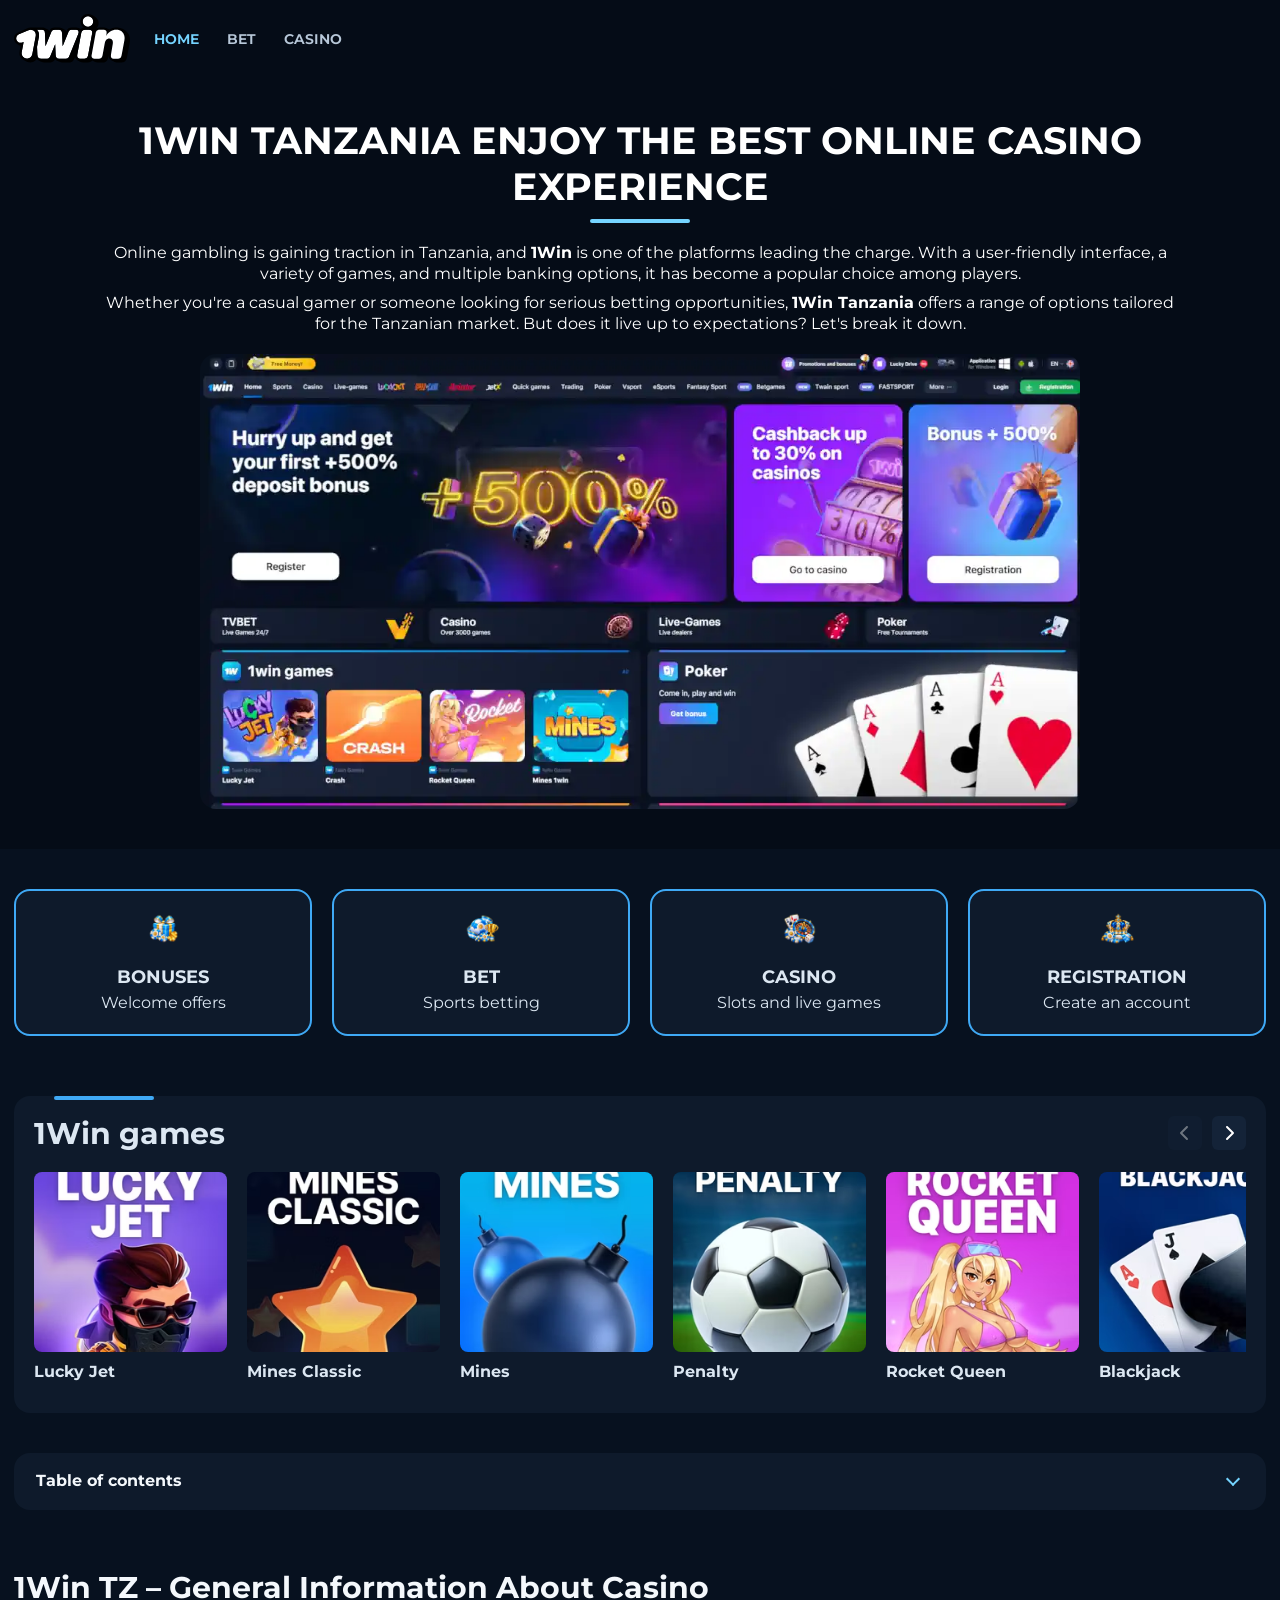
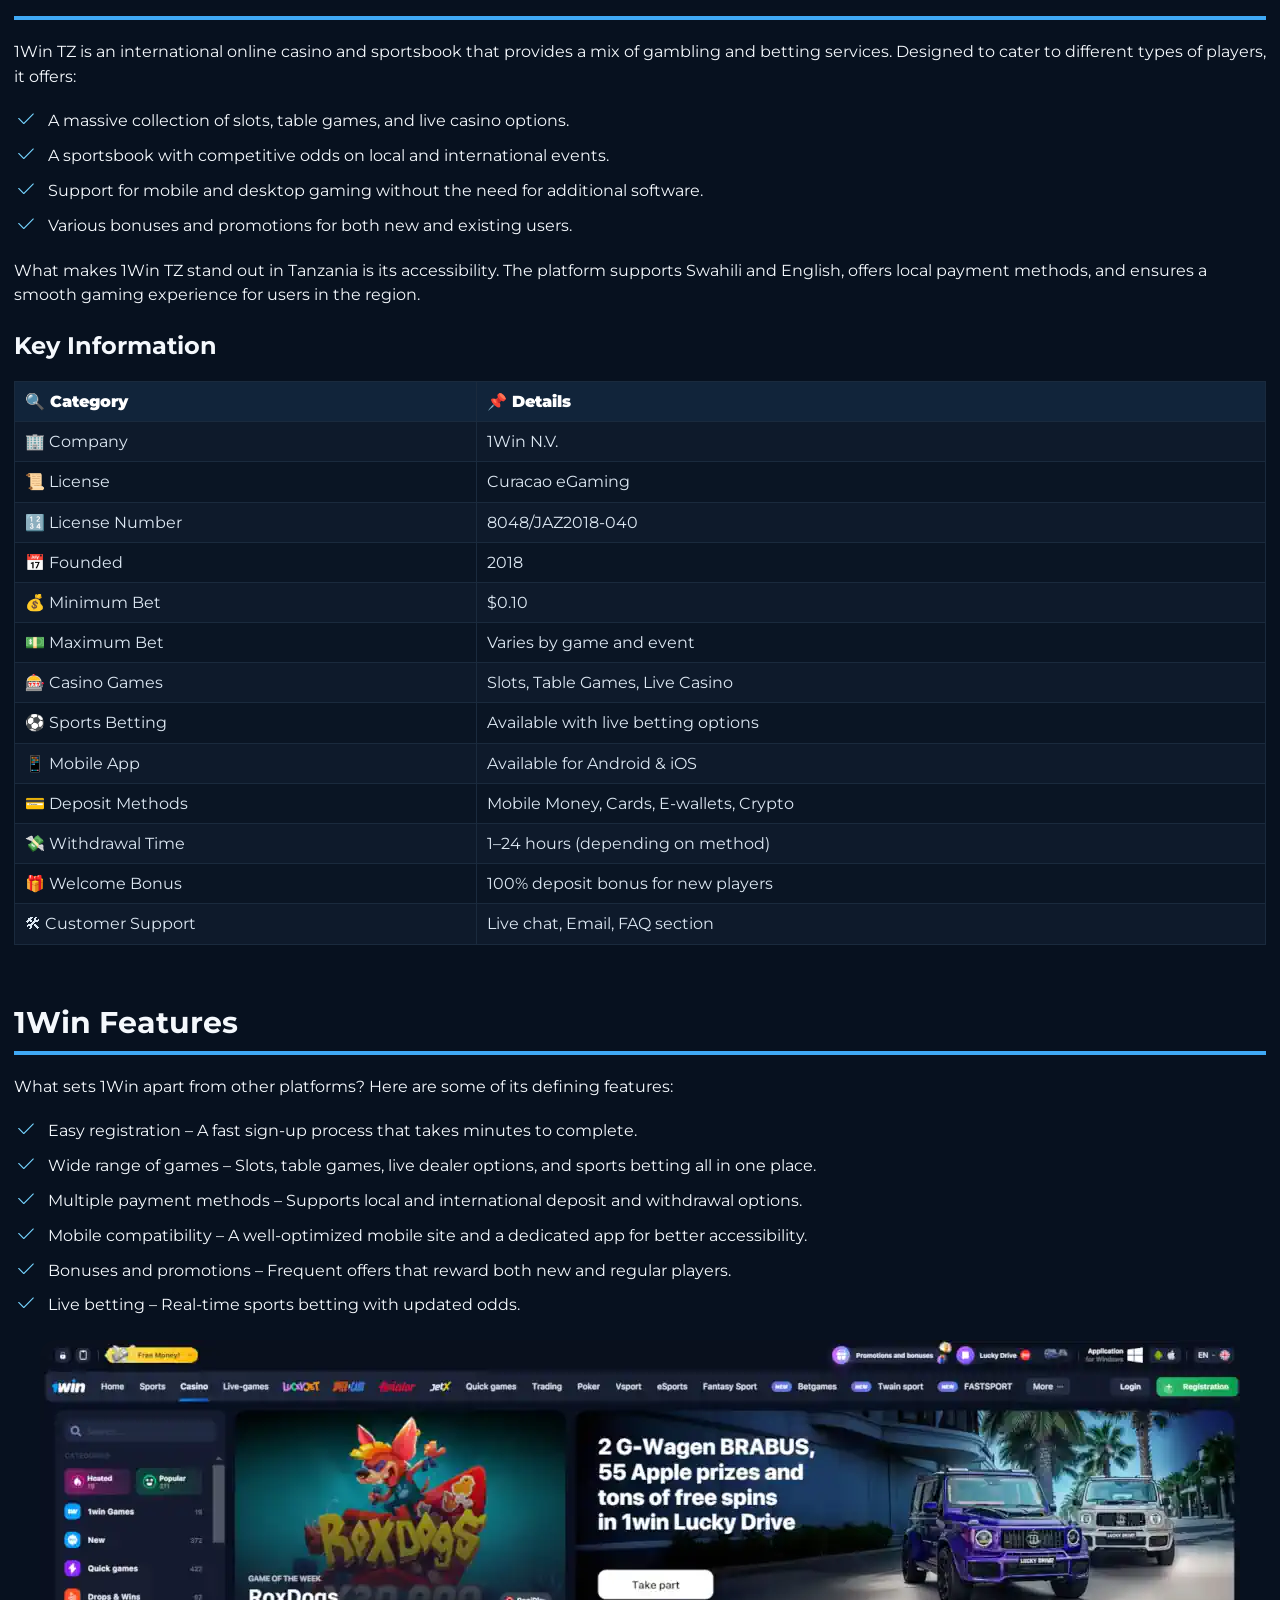
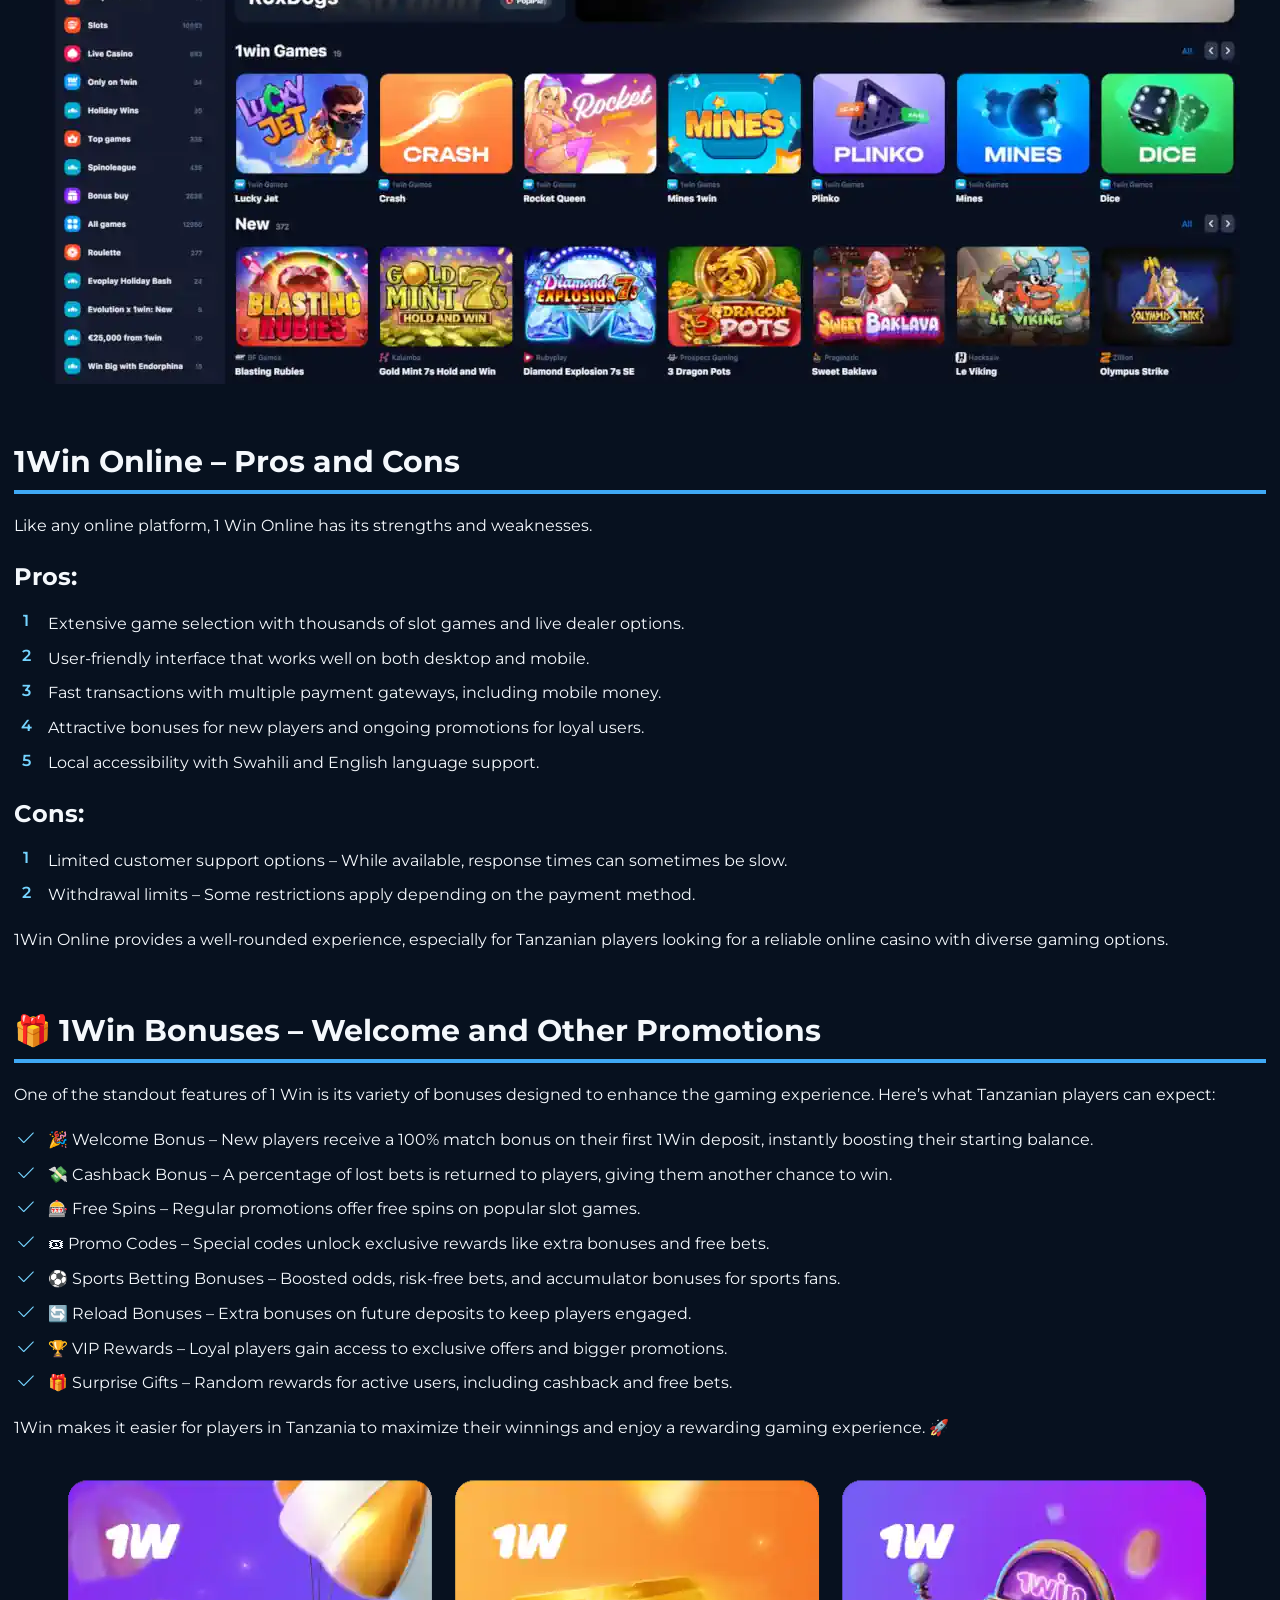
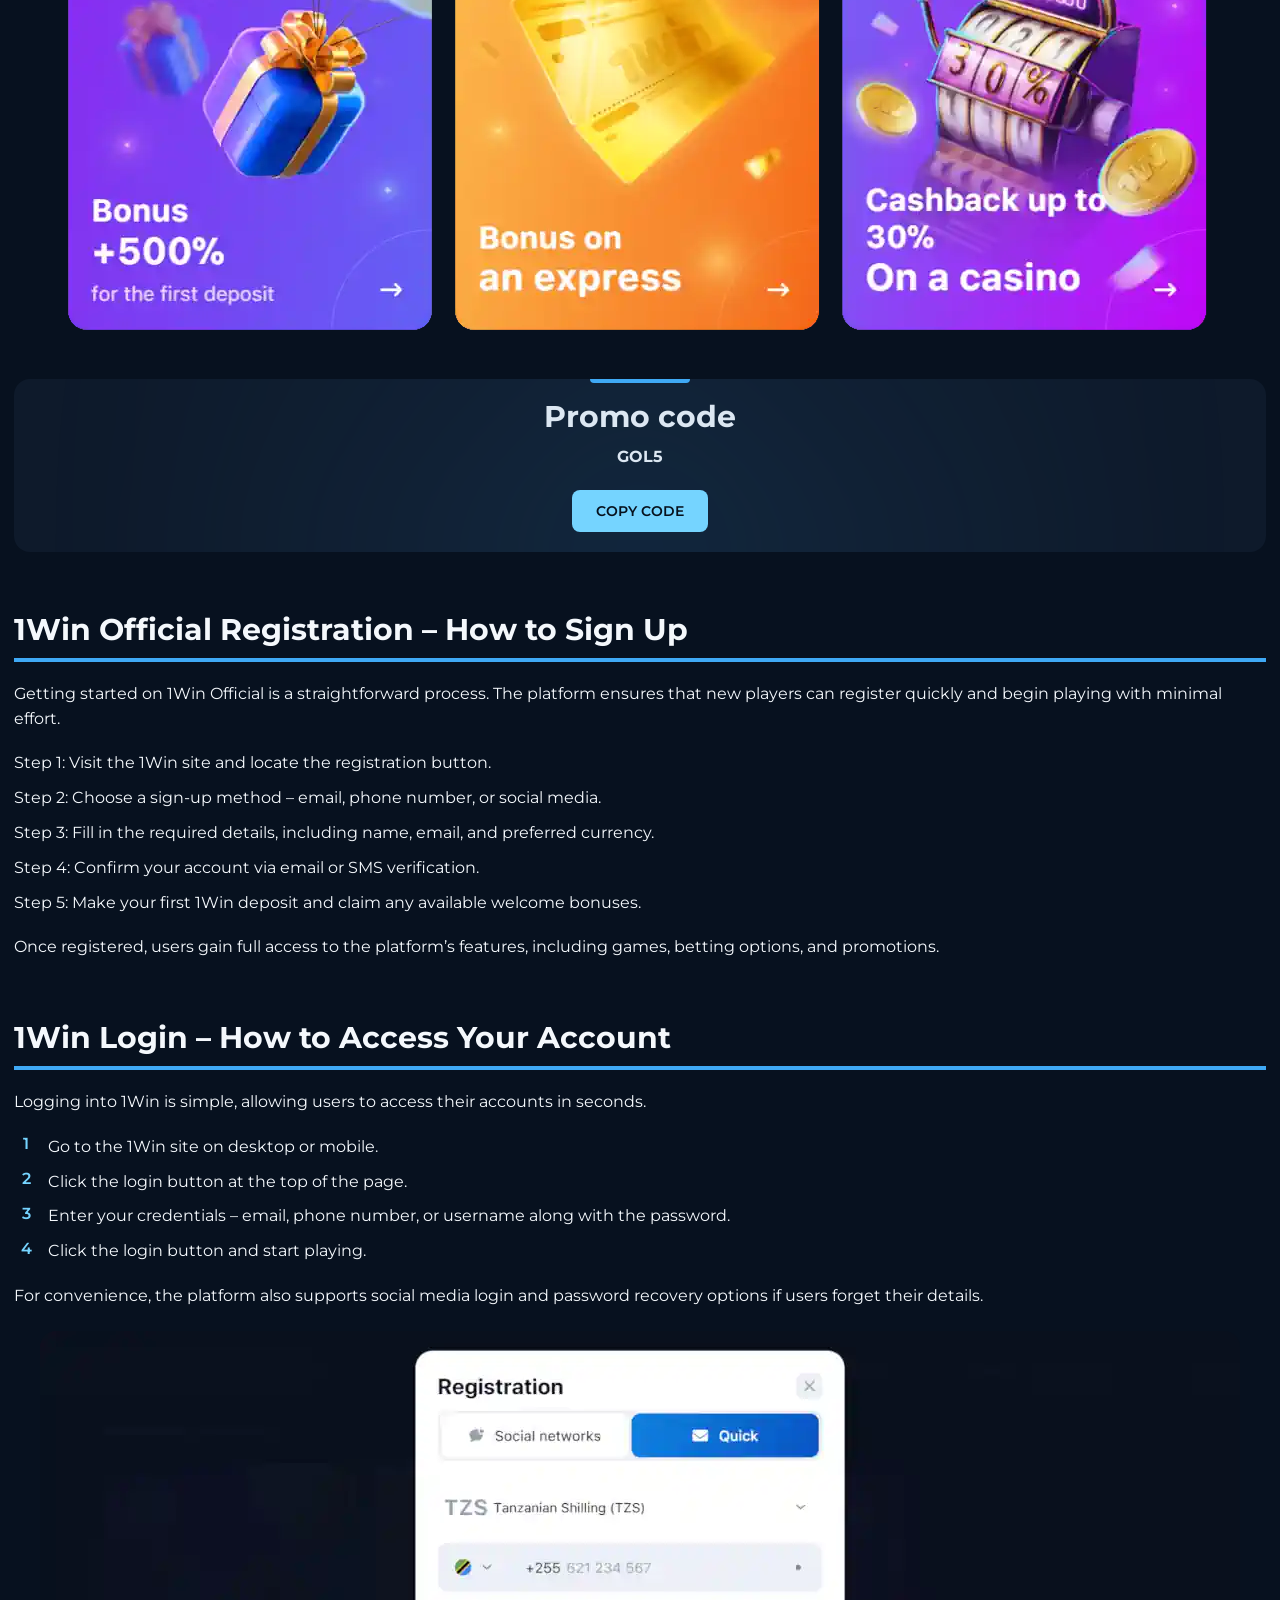
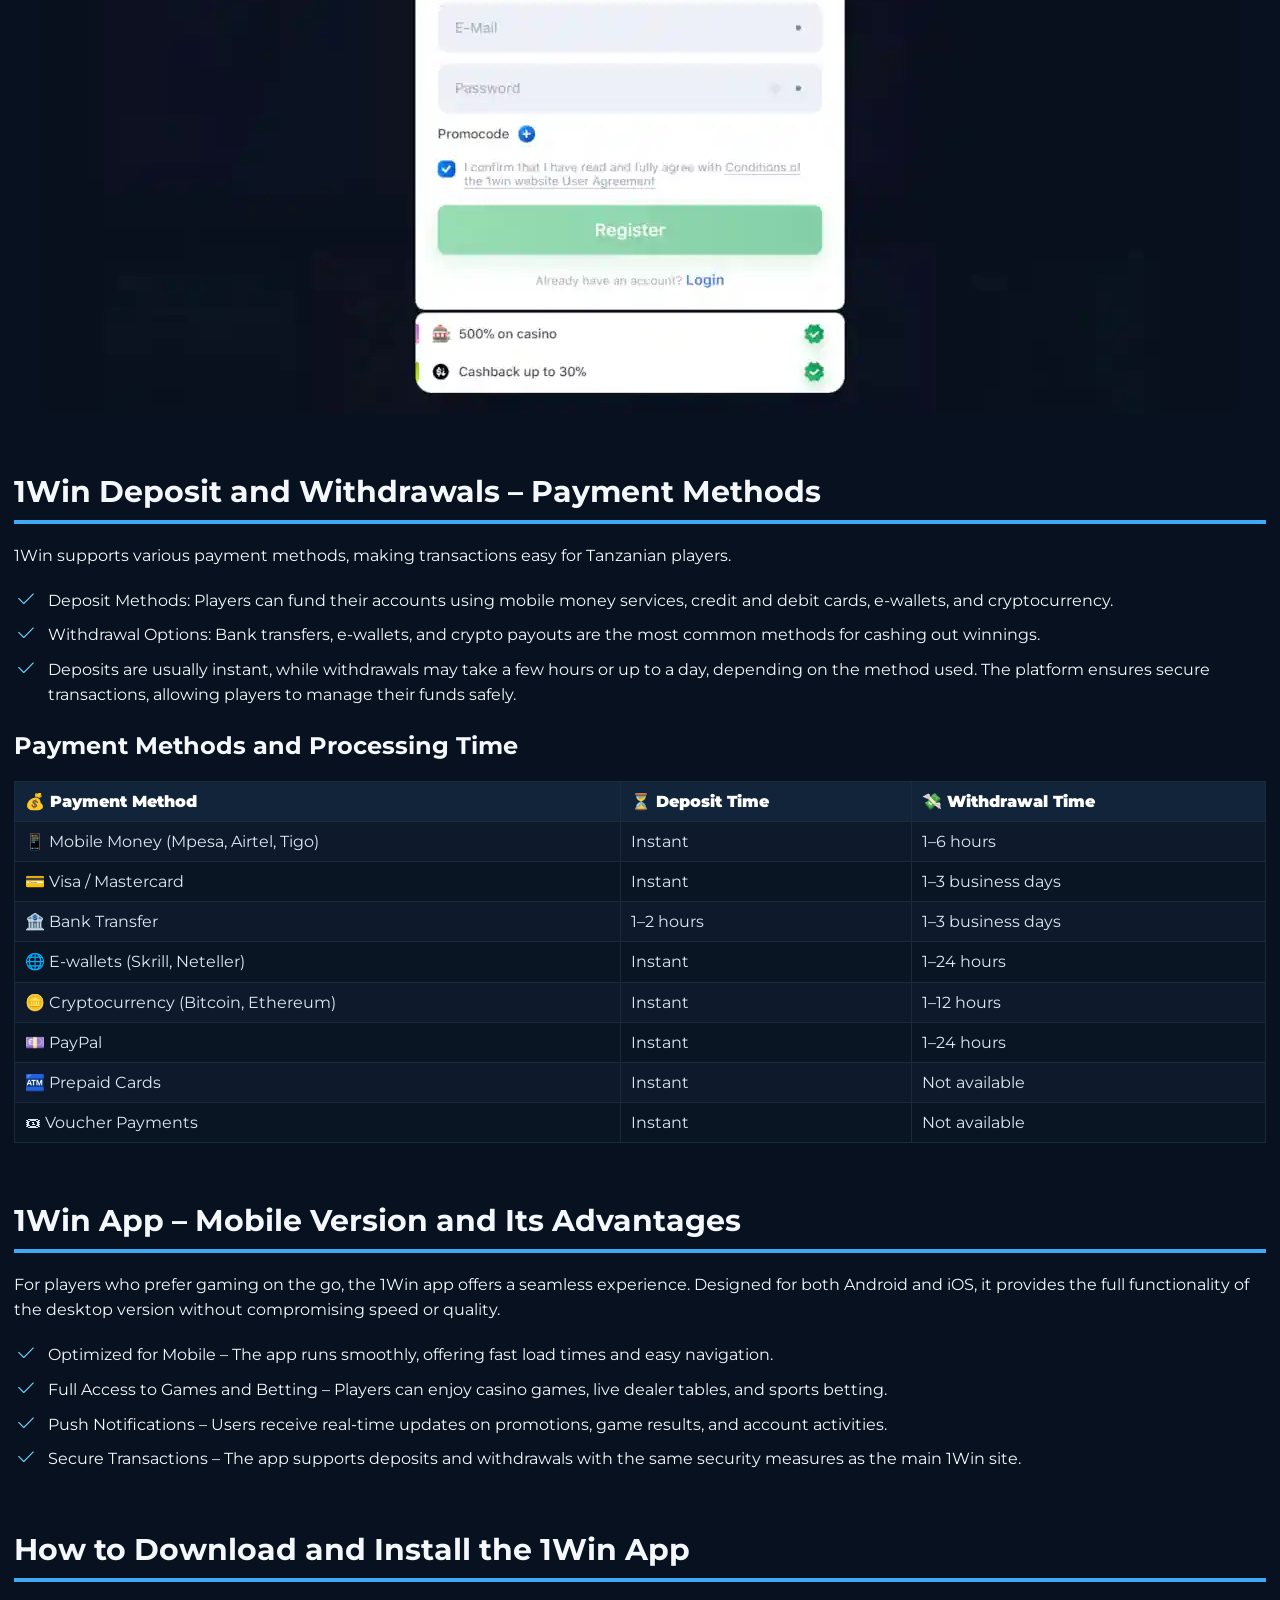
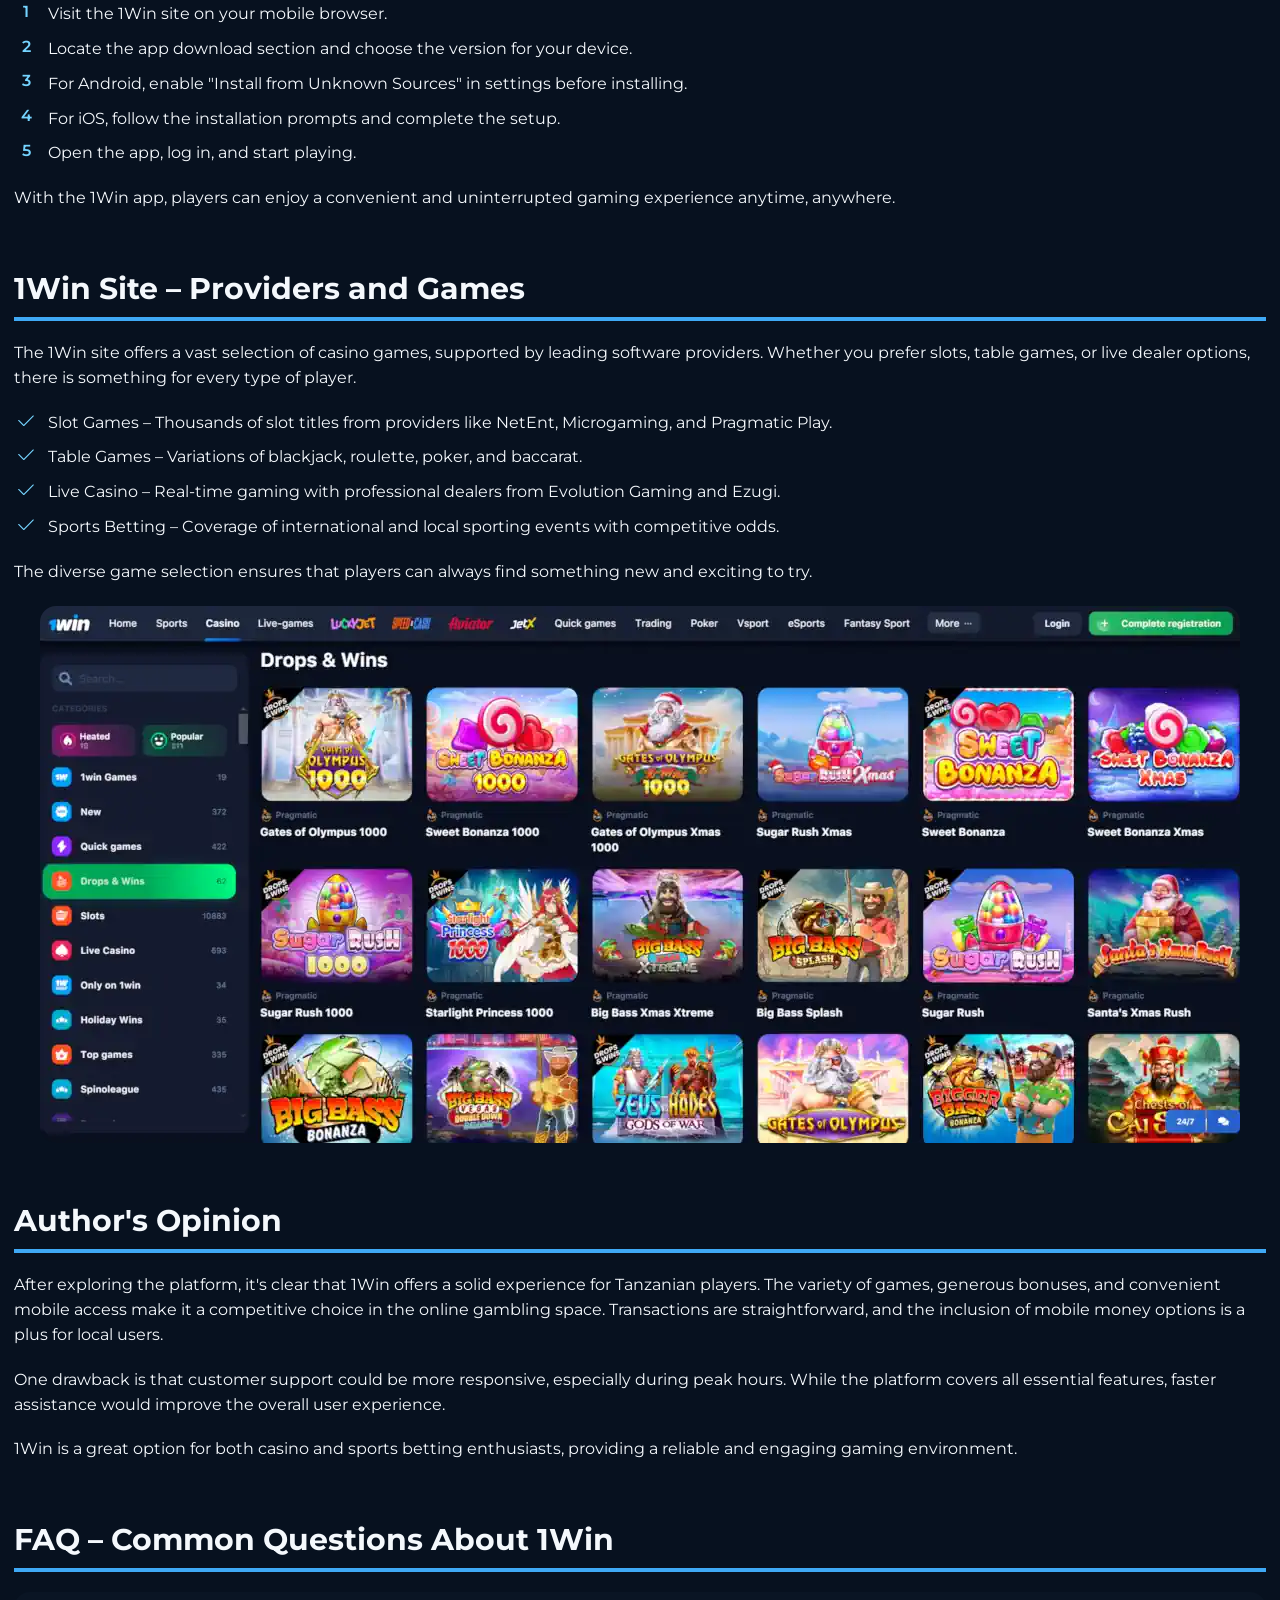
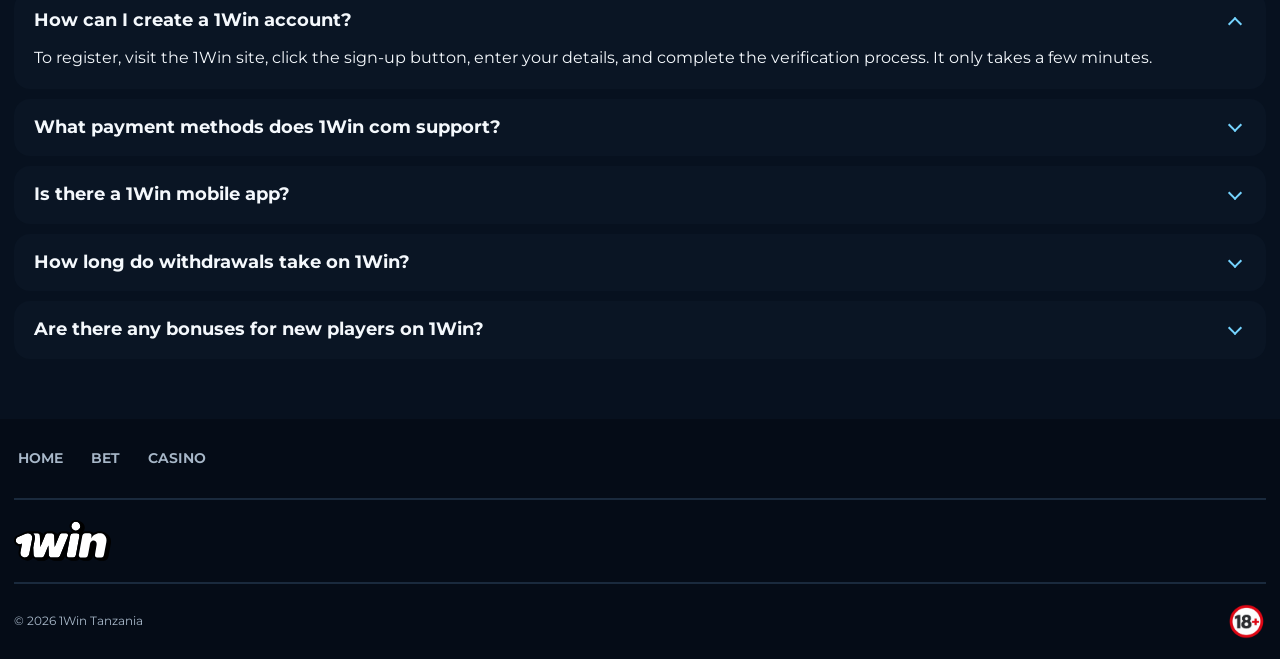
<file: index.html>
<!doctype html>
<html lang="en-TZ">
  <head>
    <meta charset="utf-8" />
    <meta name="viewport" content="width=device-width, initial-scale=1" />
    <title>1Win Play and Win with Top Casino Bonuses</title>
    <meta
      name="description"
      content="1Win offers exciting casino games and sports betting with big bonuses and fast payouts. Sign up today and start playing for real winnings."
    />
    <meta name="robots" content="noindex, nofollow" />
    <link rel="canonical" href="https://1-win.co.tz/" />
    <link rel="alternate" hreflang="en-tz" href="https://1-win.co.tz/" />
    <meta property="og:type" content="website" />
    <meta property="og:locale" content="en_TZ" />
    <meta property="og:site_name" content="1Win Tanzania" />
    <meta property="og:title" content="1Win Play and Win with Top Casino Bonuses" />
    <meta
      property="og:description"
      content="1Win offers exciting casino games and sports betting with big bonuses and fast payouts. Sign up today and start playing for real winnings."
    />
    <meta property="og:url" content="https://1-win.co.tz/" />
    <meta
      property="og:image"
      content="https://team-test-task.vercel.app/assets/content/home/top.webp"
    />
    <meta property="og:image:type" content="image/webp" />
    <meta property="og:image:width" content="1200" />
    <meta property="og:image:height" content="620" />
    <meta
      property="og:image:alt"
      content="1Win homepage with deposit offers, instant games and poker"
    />
    <meta name="twitter:card" content="summary_large_image" />
    <meta
      name="twitter:image"
      content="https://team-test-task.vercel.app/assets/content/home/top.webp"
    />
    <link rel="icon" href="./assets/theme/cropped-faviconV21-32x32.png" />
    <link rel="stylesheet" href="./assets/css/base.css" />
    <link rel="stylesheet" href="./assets/css/typography-and-layout.css" />
    <link rel="stylesheet" href="./assets/css/header.css" />
    <link rel="stylesheet" href="./assets/css/footer.css" />
    <link rel="stylesheet" href="./assets/css/page-content.css" />
    <link rel="stylesheet" href="./assets/css/games-and-bonuses.css" />
    <link rel="stylesheet" href="./assets/css/media-blocks.css" />
    <link rel="stylesheet" href="./assets/css/feature-components.css" />
    <link rel="stylesheet" href="./assets/site.css" />
    <script defer src="./assets/site.js"></script>
  </head>

  <body id="top">
    <header class="header">
      <div class="head-container">
        <div class="line-1">
          <div class="first-block">
            <div class="nav-block">
              <div class="logo"
                ><a class="custom-logo-link" href="./index.html" aria-label="1Win Tanzania home"
                  ><img
                    class="custom-logo"
                    src="./assets/theme/1win.svg"
                    alt="1Win"
                    width="116"
                    height="50" /></a
              ></div>
              <nav class="site-nav" aria-label="Primary">
                <ul>
                  <li><a href="./index.html" aria-current="page">Home</a></li>
                  <li><a href="./bet/index.html">Bet</a></li>
                  <li><a href="./casino/index.html">Casino</a></li>
                </ul>
              </nav>
            </div>
            <div class="menu-block"
              ><button
                class="menu-mobile-icon"
                id="menu-toggle"
                type="button"
                aria-label="Open menu"
                aria-controls="mobile-menu"
                aria-expanded="false"
                ><svg
                  aria-hidden="true"
                  class="icon-svg icon-svg--lg menu-toggle-icon"
                  viewBox="0 0 448 512"
                  xmlns="http://www.w3.org/2000/svg"
                >
                  <path
                    d="M0 96C0 78.3 14.3 64 32 64H416c17.7 0 32 14.3 32 32s-14.3 32-32 32H32C14.3 128 0 113.7 0 96zM0 256c0-17.7 14.3-32 32-32H416c17.7 0 32 14.3 32 32s-14.3 32-32 32H32c-17.7 0-32-14.3-32-32zM448 416c0 17.7-14.3 32-32 32H32c-17.7 0-32-14.3-32-32s14.3-32 32-32H416c17.7 0 32 14.3 32 32z"
                  ></path></svg></button
            ></div>
          </div>
        </div>
        <div class="mobile-menu" id="mobile-menu" hidden>
          <nav class="site-nav" aria-label="Mobile">
            <ul>
              <li><a href="./index.html" aria-current="page">Home</a></li>
              <li><a href="./bet/index.html">Bet</a></li>
              <li><a href="./casino/index.html">Casino</a></li>
            </ul>
          </nav>
        </div>
      </div>
    </header>
    <main class="page-content">
      <div class="hero">
        <div class="background"></div>
        <div class="text-block">
          <div class="top">
            <h1>1Win Tanzania Enjoy the Best Online Casino Experience</h1>
            <div class="divider"></div>
          </div>
          <div class="intro">
            <p
              >Online gambling is gaining traction in Tanzania, and <strong>1Win</strong> is one of
              the platforms leading the charge. With a user-friendly interface, a variety of games,
              and multiple banking options, it has become a popular choice among players.
            </p>
            <p
              >Whether you're a casual gamer or someone looking for serious betting opportunities,
              <strong>1Win Tanzania</strong> offers a range of options tailored for the Tanzanian
              market. But does it live up to expectations? Let's break it down.</p
            >
          </div>
          <figure class="image-bg"
            ><img
              alt="1Win homepage with deposit offers, instant games and poker"
              decoding="async"
              fetchpriority="high"
              height="620"
              loading="eager"
              src="./assets/content/home/top.webp"
              width="1200"
          /></figure>
        </div>
      </div>
      <div class="container">
        <section class="wp-block-hb-g-section">
          <nav class="categories" aria-label="Explore 1Win">
            <ul>
              <li
                ><a href="#1win-bonuses-welcome-and-other-promotions"
                  ><img src="./assets/theme/bonus-150x150.webp" alt="" width="150" height="150" />
                  <div>
                    <div class="name">Bonuses</div>
                    <div class="text">Welcome offers</div>
                  </div>
                </a></li
              >
              <li
                ><a href="./bet/index.html"
                  ><img src="./assets/theme/sport-150x150.webp" alt="" width="150" height="150" />
                  <div>
                    <div class="name">Bet</div>
                    <div class="text">Sports betting</div>
                  </div>
                </a></li
              >
              <li
                ><a href="./casino/index.html"
                  ><img src="./assets/theme/casino-150x150.webp" alt="" width="150" height="150" />
                  <div>
                    <div class="name">Casino</div>
                    <div class="text">Slots and live games</div>
                  </div>
                </a></li
              >
              <li
                ><a href="#1win-official-registration-how-to-sign-up"
                  ><img src="./assets/theme/vip-150x150.webp" alt="" width="150" height="150" />
                  <div>
                    <div class="name">Registration</div>
                    <div class="text">Create an account</div>
                  </div>
                </a></li
              >
            </ul>
          </nav>
        </section>
        <section class="wp-block-hb-g-section games_section">
          <div class="game_block">
            <div class="head">
              <div class="line"></div>
              <h2 class="title">1Win games</h2>
              <div class="arrows"
                ><button
                  type="button"
                  class="chevron-left"
                  aria-label="Previous games"
                  data-direction="-1"
                  ><svg
                    aria-hidden="true"
                    class="icon-svg"
                    viewBox="0 0 320 512"
                    xmlns="http://www.w3.org/2000/svg"
                  >
                    <path
                      d="M9.4 233.4c-12.5 12.5-12.5 32.8 0 45.3l192 192c12.5 12.5 32.8 12.5 45.3 0s12.5-32.8 0-45.3L77.3 256 246.6 86.6c12.5-12.5 12.5-32.8 0-45.3s-32.8-12.5-45.3 0l-192 192z"
                    ></path></svg></button
                ><button
                  type="button"
                  class="chevron-right"
                  aria-label="Next games"
                  data-direction="1"
                  ><svg
                    aria-hidden="true"
                    class="icon-svg"
                    viewBox="0 0 320 512"
                    xmlns="http://www.w3.org/2000/svg"
                  >
                    <path
                      d="M310.6 233.4c12.5 12.5 12.5 32.8 0 45.3l-192 192c-12.5 12.5-32.8 12.5-45.3 0s-12.5-32.8 0-45.3L242.7 256 73.4 86.6c-12.5-12.5-12.5-32.8 0-45.3s32.8-12.5 45.3 0l192 192z"
                    ></path></svg></button
              ></div>
            </div>
            <ul>
              <li
                ><div class="image"
                  ><span class="image-bg"
                    ><img
                      src="./assets/theme/lucky-jet.avif"
                      loading="lazy"
                      alt=""
                      width="193"
                      height="263" /></span
                ></div>
                <div class="game_title">Lucky Jet</div>
              </li>
              <li
                ><div class="image"
                  ><span class="image-bg"
                    ><img
                      src="./assets/theme/mines-classic.avif"
                      loading="lazy"
                      alt=""
                      width="193"
                      height="263" /></span
                ></div>
                <div class="game_title">Mines Classic</div>
              </li>
              <li
                ><div class="image"
                  ><span class="image-bg"
                    ><img
                      src="./assets/theme/mines.avif"
                      loading="lazy"
                      alt=""
                      width="193"
                      height="263" /></span
                ></div>
                <div class="game_title">Mines</div>
              </li>
              <li
                ><div class="image"
                  ><span class="image-bg"
                    ><img
                      src="./assets/theme/penalty.avif"
                      loading="lazy"
                      alt=""
                      width="193"
                      height="263" /></span
                ></div>
                <div class="game_title">Penalty</div>
              </li>
              <li
                ><div class="image"
                  ><span class="image-bg"
                    ><img
                      src="./assets/theme/rocket-queen.avif"
                      loading="lazy"
                      alt=""
                      width="193"
                      height="263" /></span
                ></div>
                <div class="game_title">Rocket Queen</div>
              </li>
              <li
                ><div class="image"
                  ><span class="image-bg"
                    ><img
                      src="./assets/theme/blackjack.avif"
                      loading="lazy"
                      alt=""
                      width="193"
                      height="263" /></span
                ></div>
                <div class="game_title">Blackjack</div>
              </li>
            </ul>
          </div>
        </section>
        <details class="contents">
          <summary>Table of contents</summary>
          <nav aria-label="Table of contents">
            <ol>
              <li
                ><a href="#1win-tz-general-information-about-casino"
                  >1Win TZ – General Information About Casino</a
                ></li
              >
              <li><a href="#1win-features">1Win Features</a></li>
              <li><a href="#1win-online-pros-and-cons">1Win Online – Pros and Cons</a></li>
              <li
                ><a href="#1win-bonuses-welcome-and-other-promotions"
                  >🎁 1Win Bonuses – Welcome and Other Promotions</a
                ></li
              >
              <li
                ><a href="#1win-official-registration-how-to-sign-up"
                  >1Win Official Registration – How to Sign Up</a
                ></li
              >
              <li
                ><a href="#1win-login-how-to-access-your-account"
                  >1Win Login – How to Access Your Account</a
                ></li
              >
              <li
                ><a href="#1win-deposit-and-withdrawals-payment-methods"
                  >1Win Deposit and Withdrawals – Payment Methods</a
                ></li
              >
              <li
                ><a href="#1win-app-mobile-version-and-its-advantages"
                  >1Win App – Mobile Version and Its Advantages</a
                ></li
              >
              <li
                ><a href="#how-to-download-and-install-the-1win-app"
                  >How to Download and Install the 1Win App</a
                ></li
              >
              <li><a href="#1win-site-providers-and-games">1Win Site – Providers and Games</a> </li>
              <li><a href="#authors-opinion">Author&#x27;s Opinion</a></li>
              <li
                ><a href="#faq-common-questions-about-1win">FAQ – Common Questions About 1Win</a>
              </li>
            </ol>
          </nav>
        </details>
        <section class="wp-block-hb-g-section article-section">
          <h2 id="1win-tz-general-information-about-casino"
            >1Win TZ – General Information About Casino
          </h2>
          <p
            >1Win TZ is an international online casino and sportsbook that provides a mix of
            gambling and betting services. Designed to cater to different types of players, it
            offers:</p
          >
          <ul>
            <li>A massive collection of slots, table games, and live casino options.</li>
            <li>A sportsbook with competitive odds on local and international events.</li>
            <li>Support for mobile and desktop gaming without the need for additional software.</li>
            <li>Various bonuses and promotions for both new and existing users.</li>
          </ul>
          <p
            >What makes 1Win TZ stand out in Tanzania is its accessibility. The platform supports
            Swahili and English, offers local payment methods, and ensures a smooth gaming
            experience for users in the region.</p
          >
          <h3 id="key-information">Key Information</h3>
          <div class="table-wrap wp-block-table">
            <table>
              <thead>
                <tr>
                  <th scope="col"><strong>🔍</strong><strong> Category</strong></th>
                  <th scope="col"><strong>📌</strong><strong> Details</strong></th>
                </tr>
              </thead>
              <tbody>
                <tr>
                  <td>🏢 Company</td>
                  <td>1Win N.V.</td>
                </tr>
                <tr>
                  <td>📜 License</td>
                  <td>Curacao eGaming</td>
                </tr>
                <tr>
                  <td>🔢 License Number</td>
                  <td>8048/JAZ2018-040</td>
                </tr>
                <tr>
                  <td>📅 Founded</td>
                  <td>2018</td>
                </tr>
                <tr>
                  <td>💰 Minimum Bet</td>
                  <td>$0.10</td>
                </tr>
                <tr>
                  <td>💵 Maximum Bet</td>
                  <td>Varies by game and event</td>
                </tr>
                <tr>
                  <td>🎰 Casino Games</td>
                  <td>Slots, Table Games, Live Casino</td>
                </tr>
                <tr>
                  <td>⚽ Sports Betting</td>
                  <td>Available with live betting options</td>
                </tr>
                <tr>
                  <td>📱 Mobile App</td>
                  <td>Available for Android &amp; iOS</td>
                </tr>
                <tr>
                  <td>💳 Deposit Methods</td>
                  <td>Mobile Money, Cards, E-wallets, Crypto</td>
                </tr>
                <tr>
                  <td>💸 Withdrawal Time</td>
                  <td>1–24 hours (depending on method)</td>
                </tr>
                <tr>
                  <td>🎁 Welcome Bonus</td>
                  <td>100% deposit bonus for new players</td>
                </tr>
                <tr>
                  <td>🛠 Customer Support</td>
                  <td>Live chat, Email, FAQ section</td>
                </tr>
              </tbody>
            </table>
          </div>
        </section>
        <section class="wp-block-hb-g-section article-section">
          <h2 id="1win-features">1Win Features</h2>
          <p>What sets 1Win apart from other platforms? Here are some of its defining features:</p>
          <ul>
            <li>Easy registration – A fast sign-up process that takes minutes to complete.</li>
            <li
              >Wide range of games – Slots, table games, live dealer options, and sports betting all
              in one place.</li
            >
            <li
              >Multiple payment methods – Supports local and international deposit and withdrawal
              options.</li
            >
            <li
              >Mobile compatibility – A well-optimized mobile site and a dedicated app for better
              accessibility.</li
            >
            <li
              >Bonuses and promotions – Frequent offers that reward both new and regular players.
            </li>
            <li>Live betting – Real-time sports betting with updated odds.</li>
          </ul>
          <figure class="article-image"
            ><img
              alt="Casino lobby with game categories and slots"
              decoding="async"
              height="644"
              loading="lazy"
              src="./assets/content/home/casino.webp"
              width="1200"
          /></figure>
        </section>
        <section class="wp-block-hb-g-section article-section">
          <h2 id="1win-online-pros-and-cons">1Win Online – Pros and Cons</h2>
          <p>Like any online platform, 1 Win Online has its strengths and weaknesses.</p>
          <h3 id="pros">Pros:</h3>
          <ol>
            <li>Extensive game selection with thousands of slot games and live dealer options.</li>
            <li>User-friendly interface that works well on both desktop and mobile.</li>
            <li>Fast transactions with multiple payment gateways, including mobile money.</li>
            <li>Attractive bonuses for new players and ongoing promotions for loyal users.</li>
            <li>Local accessibility with Swahili and English language support.</li>
          </ol>
          <h3 id="cons">Cons:</h3>
          <ol>
            <li
              >Limited customer support options – While available, response times can sometimes be
              slow.</li
            >
            <li>Withdrawal limits – Some restrictions apply depending on the payment method.</li>
          </ol>
          <p
            >1Win Online provides a well-rounded experience, especially for Tanzanian players
            looking for a reliable online casino with diverse gaming options.</p
          >
        </section>
        <section class="wp-block-hb-g-section article-section">
          <h2 id="1win-bonuses-welcome-and-other-promotions"
            >🎁 1Win Bonuses – Welcome and Other Promotions</h2
          >
          <p
            >One of the standout features of 1 Win is its variety of bonuses designed to enhance the
            gaming experience. Here’s what Tanzanian players can expect:</p
          >
          <ul>
            <li
              >🎉 Welcome Bonus – New players receive a 100% match bonus on their first 1Win
              deposit, instantly boosting their starting balance.</li
            >
            <li
              >💸 Cashback Bonus – A percentage of lost bets is returned to players, giving them
              another chance to win.</li
            >
            <li>🎰 Free Spins – Regular promotions offer free spins on popular slot games.</li>
            <li
              >🎟 Promo Codes – Special codes unlock exclusive rewards like extra bonuses and free
              bets.</li
            >
            <li
              >⚽ Sports Betting Bonuses – Boosted odds, risk-free bets, and accumulator bonuses for
              sports fans.</li
            >
            <li>🔄 Reload Bonuses – Extra bonuses on future deposits to keep players engaged.</li>
            <li
              >🏆 VIP Rewards – Loyal players gain access to exclusive offers and bigger promotions.
            </li>
            <li
              >🎁 Surprise Gifts – Random rewards for active users, including cashback and free
              bets.
            </li>
          </ul>
          <p
            >1Win makes it easier for players in Tanzania to maximize their winnings and enjoy a
            rewarding gaming experience. 🚀</p
          >
          <figure class="article-image"
            ><img
              alt="Three 1Win bonus offers"
              decoding="async"
              height="494"
              loading="lazy"
              src="./assets/content/home/bonus.webp"
              width="1200"
          /></figure>
          <aside class="promotion_section">
            <div class="line"></div>
            <div class="gradient"></div>
            <div class="text-block">
              <div class="head">Promo code</div>
              <div class="text"><strong>GOL5</strong></div>
            </div>
            <div class="promotion_content"
              ><button class="btn secondary-btn" id="copy-code" type="button">Copy code</button
              ><span class="sr-only" role="status" id="copy-result"></span
            ></div>
          </aside>
        </section>
        <section class="wp-block-hb-g-section article-section">
          <h2 id="1win-official-registration-how-to-sign-up"
            >1Win Official Registration – How to Sign Up
          </h2>
          <p
            >Getting started on 1Win Official is a straightforward process. The platform ensures
            that new players can register quickly and begin playing with minimal effort.</p
          >
          <ol class="labelled-steps">
            <li>Step 1: Visit the 1Win site and locate the registration button.</li>
            <li>Step 2: Choose a sign-up method – email, phone number, or social media.</li>
            <li
              >Step 3: Fill in the required details, including name, email, and preferred currency.
            </li>
            <li>Step 4: Confirm your account via email or SMS verification.</li>
            <li>Step 5: Make your first 1Win deposit and claim any available welcome bonuses.</li>
          </ol>
          <p
            >Once registered, users gain full access to the platform’s features, including games,
            betting options, and promotions.</p
          >
        </section>
        <section class="wp-block-hb-g-section article-section">
          <h2 id="1win-login-how-to-access-your-account"
            >1Win Login – How to Access Your Account</h2
          >
          <p>Logging into 1Win is simple, allowing users to access their accounts in seconds.</p>
          <ol>
            <li>Go to the 1Win site on desktop or mobile.</li>
            <li>Click the login button at the top of the page.</li>
            <li
              >Enter your credentials – email, phone number, or username along with the password.
            </li>
            <li>Click the login button and start playing.</li>
          </ol>
          <p
            >For convenience, the platform also supports social media login and password recovery
            options if users forget their details.</p
          >
          <figure class="article-image"
            ><img
              alt="1Win account registration screen"
              decoding="async"
              height="683"
              loading="lazy"
              src="./assets/content/home/registration.webp"
              width="1200"
          /></figure>
        </section>
        <section class="wp-block-hb-g-section article-section">
          <h2 id="1win-deposit-and-withdrawals-payment-methods"
            >1Win Deposit and Withdrawals – Payment Methods</h2
          >
          <p
            >1Win supports various payment methods, making transactions easy for Tanzanian
            players.</p
          >
          <ul>
            <li
              >Deposit Methods: Players can fund their accounts using mobile money services, credit
              and debit cards, e-wallets, and cryptocurrency.</li
            >
            <li
              >Withdrawal Options: Bank transfers, e-wallets, and crypto payouts are the most common
              methods for cashing out winnings.</li
            >
            <li
              >Deposits are usually instant, while withdrawals may take a few hours or up to a day,
              depending on the method used. The platform ensures secure transactions, allowing
              players to manage their funds safely.</li
            >
          </ul>
          <h3 id="payment-methods-and-processing-time">Payment Methods and Processing Time</h3>
          <div class="table-wrap wp-block-table">
            <table>
              <thead>
                <tr>
                  <th scope="col"><strong>💰</strong><strong> Payment Method</strong></th>
                  <th scope="col"><strong>⏳</strong><strong> Deposit Time</strong></th>
                  <th scope="col"><strong>💸</strong><strong> Withdrawal Time</strong> </th>
                </tr>
              </thead>
              <tbody>
                <tr>
                  <td>📱 Mobile Money (Mpesa, Airtel, Tigo)</td>
                  <td>Instant</td>
                  <td>1–6 hours</td>
                </tr>
                <tr>
                  <td>💳 Visa / Mastercard</td>
                  <td>Instant</td>
                  <td>1–3 business days</td>
                </tr>
                <tr>
                  <td>🏦 Bank Transfer</td>
                  <td>1–2 hours</td>
                  <td>1–3 business days</td>
                </tr>
                <tr>
                  <td>🌐 E-wallets (Skrill, Neteller)</td>
                  <td>Instant</td>
                  <td>1–24 hours</td>
                </tr>
                <tr>
                  <td>🪙 Cryptocurrency (Bitcoin, Ethereum)</td>
                  <td>Instant</td>
                  <td>1–12 hours</td>
                </tr>
                <tr>
                  <td>💷 PayPal</td>
                  <td>Instant</td>
                  <td>1–24 hours</td>
                </tr>
                <tr>
                  <td>🏧 Prepaid Cards</td>
                  <td>Instant</td>
                  <td>Not available</td>
                </tr>
                <tr>
                  <td>🎟 Voucher Payments</td>
                  <td>Instant</td>
                  <td>Not available</td>
                </tr>
              </tbody>
            </table>
          </div>
        </section>
        <section class="wp-block-hb-g-section article-section">
          <h2 id="1win-app-mobile-version-and-its-advantages"
            >1Win App – Mobile Version and Its Advantages
          </h2>
          <p
            >For players who prefer gaming on the go, the 1Win app offers a seamless experience.
            Designed for both Android and iOS, it provides the full functionality of the desktop
            version without compromising speed or quality.</p
          >
          <ul>
            <li
              >Optimized for Mobile – The app runs smoothly, offering fast load times and easy
              navigation.</li
            >
            <li
              >Full Access to Games and Betting – Players can enjoy casino games, live dealer
              tables, and sports betting.</li
            >
            <li
              >Push Notifications – Users receive real-time updates on promotions, game results, and
              account activities.</li
            >
            <li
              >Secure Transactions – The app supports deposits and withdrawals with the same
              security measures as the main 1Win site.</li
            >
          </ul>
        </section>
        <section class="wp-block-hb-g-section article-section">
          <h2 id="how-to-download-and-install-the-1win-app"
            >How to Download and Install the 1Win App</h2
          >
          <ol>
            <li>Visit the 1Win site on your mobile browser.</li>
            <li>Locate the app download section and choose the version for your device.</li>
            <li
              >For Android, enable "Install from Unknown Sources" in settings before installing.</li
            >
            <li>For iOS, follow the installation prompts and complete the setup.</li>
            <li>Open the app, log in, and start playing.</li>
          </ol>
          <p
            >With the 1Win app, players can enjoy a convenient and uninterrupted gaming experience
            anytime, anywhere.</p
          >
        </section>
        <section class="wp-block-hb-g-section article-section">
          <h2 id="1win-site-providers-and-games">1Win Site – Providers and Games</h2>
          <p
            >The 1Win site offers a vast selection of casino games, supported by leading software
            providers. Whether you prefer slots, table games, or live dealer options, there is
            something for every type of player.</p
          >
          <ul>
            <li
              >Slot Games – Thousands of slot titles from providers like NetEnt, Microgaming, and
              Pragmatic Play.</li
            >
            <li>Table Games – Variations of blackjack, roulette, poker, and baccarat.</li>
            <li
              >Live Casino – Real-time gaming with professional dealers from Evolution Gaming and
              Ezugi.</li
            >
            <li
              >Sports Betting – Coverage of international and local sporting events with competitive
              odds.</li
            >
          </ul>
          <p
            >The diverse game selection ensures that players can always find something new and
            exciting to try.</p
          >
          <figure class="article-image"
            ><img
              alt="Casino game selection"
              decoding="async"
              height="537"
              loading="lazy"
              src="./assets/content/home/games.webp"
              width="1200"
          /></figure>
        </section>
        <section class="wp-block-hb-g-section article-section">
          <h2 id="authors-opinion">Author's Opinion</h2>
          <p
            >After exploring the platform, it's clear that 1Win offers a solid experience for
            Tanzanian players. The variety of games, generous bonuses, and convenient mobile access
            make it a competitive choice in the online gambling space. Transactions are
            straightforward, and the inclusion of mobile money options is a plus for local users.</p
          >
          <p
            >One drawback is that customer support could be more responsive, especially during peak
            hours. While the platform covers all essential features, faster assistance would improve
            the overall user experience.</p
          >
          <p
            >1Win is a great option for both casino and sports betting enthusiasts, providing a
            reliable and engaging gaming environment.</p
          >
        </section>
        <section class="wp-block-hb-g-section article-section">
          <h2 id="faq-common-questions-about-1win">FAQ – Common Questions About 1Win</h2>
          <details class="faq-item" open="">
            <summary>
              <h3 id="how-can-i-create-a-1win-account">How can I create a 1Win account?</h3>
            </summary>
            <p
              >To register, visit the 1Win site, click the sign-up button, enter your details, and
              complete the verification process. It only takes a few minutes.</p
            >
          </details>
          <details class="faq-item">
            <summary>
              <h3 id="what-payment-methods-does-1win-com-support"
                >What payment methods does 1Win com support?</h3
              >
            </summary>
            <p
              >Players can use mobile money services, bank transfers, credit/debit cards, e-wallets,
              and cryptocurrency for deposits and withdrawals on 1Win.</p
            >
          </details>
          <details class="faq-item">
            <summary>
              <h3 id="is-there-a-1win-mobile-app">Is there a 1Win mobile app?</h3>
            </summary>
            <p
              >Yes, 1Win offers a dedicated app for Android and iOS users. It provides full access
              to casino games, sports betting, and account management on the go.</p
            >
          </details>
          <details class="faq-item">
            <summary>
              <h3 id="how-long-do-withdrawals-take-on-1win"
                >How long do withdrawals take on 1Win?
              </h3>
            </summary>
            <p
              >Withdrawal times depend on the method used. Mobile money and e-wallet transactions
              are usually processed within a few hours, while bank transfers may take 1–3 business
              days.</p
            >
          </details>
          <details class="faq-item">
            <summary>
              <h3 id="are-there-any-bonuses-for-new-players-on-1win"
                >Are there any bonuses for new players on 1Win?</h3
              >
            </summary>
            <p
              >Yes, new players receive a welcome bonus on their first 1Win deposit, along with
              other promotions like free spins, cashback, and sports betting offers.</p
            >
          </details>
        </section>
      </div>
    </main>
    <footer class="footer">
      <div class="container">
        <div class="footer-container">
          <div class="links">
            <nav class="footer-nav" aria-label="Footer">
              <ul>
                <li><a href="./index.html" aria-current="page">Home</a></li>
                <li><a href="./bet/index.html">Bet</a></li>
                <li><a href="./casino/index.html">Casino</a></li>
              </ul>
            </nav>
          </div>
          <div class="divider"></div>
          <div class="links-2">
            <div class="logo"
              ><a class="custom-logo-link" href="./index.html" aria-label="1Win Tanzania home"
                ><img
                  class="custom-logo"
                  src="./assets/theme/1win.svg"
                  alt="1Win"
                  width="116"
                  height="50"
              /></a>
            </div>
          </div>
          <div class="divider"></div>
          <div class="footer-bottom">
            <div class="text">&copy; 2026 1Win Tanzania</div>
            <div class="icons">
              <div class="item"
                ><img src="./assets/theme/18.webp" alt="18+" width="40" height="40"
              /></div>
            </div>
          </div>
        </div>
      </div>
      <a class="arrow-up" href="#top" aria-label="Back to top" hidden
        ><svg
          aria-hidden="true"
          class="icon-svg icon-svg--lg"
          viewBox="0 0 384 512"
          xmlns="http://www.w3.org/2000/svg"
        >
          <path
            d="M209.4 39.4C204.8 34.7 198.6 32 192 32s-12.8 2.7-17.4 7.4l-168 176c-9.2 9.6-8.8 24.8 .8 33.9s24.8 8.8 33.9-.8L168 115.9V456c0 13.3 10.7 24 24 24s24-10.7 24-24V115.9L342.6 248.6c9.2 9.6 24.3 9.9 33.9 .8s9.9-24.3 .8-33.9l-168-176z"
          ></path></svg
      ></a>
    </footer>
  </body>
</html>
</file>
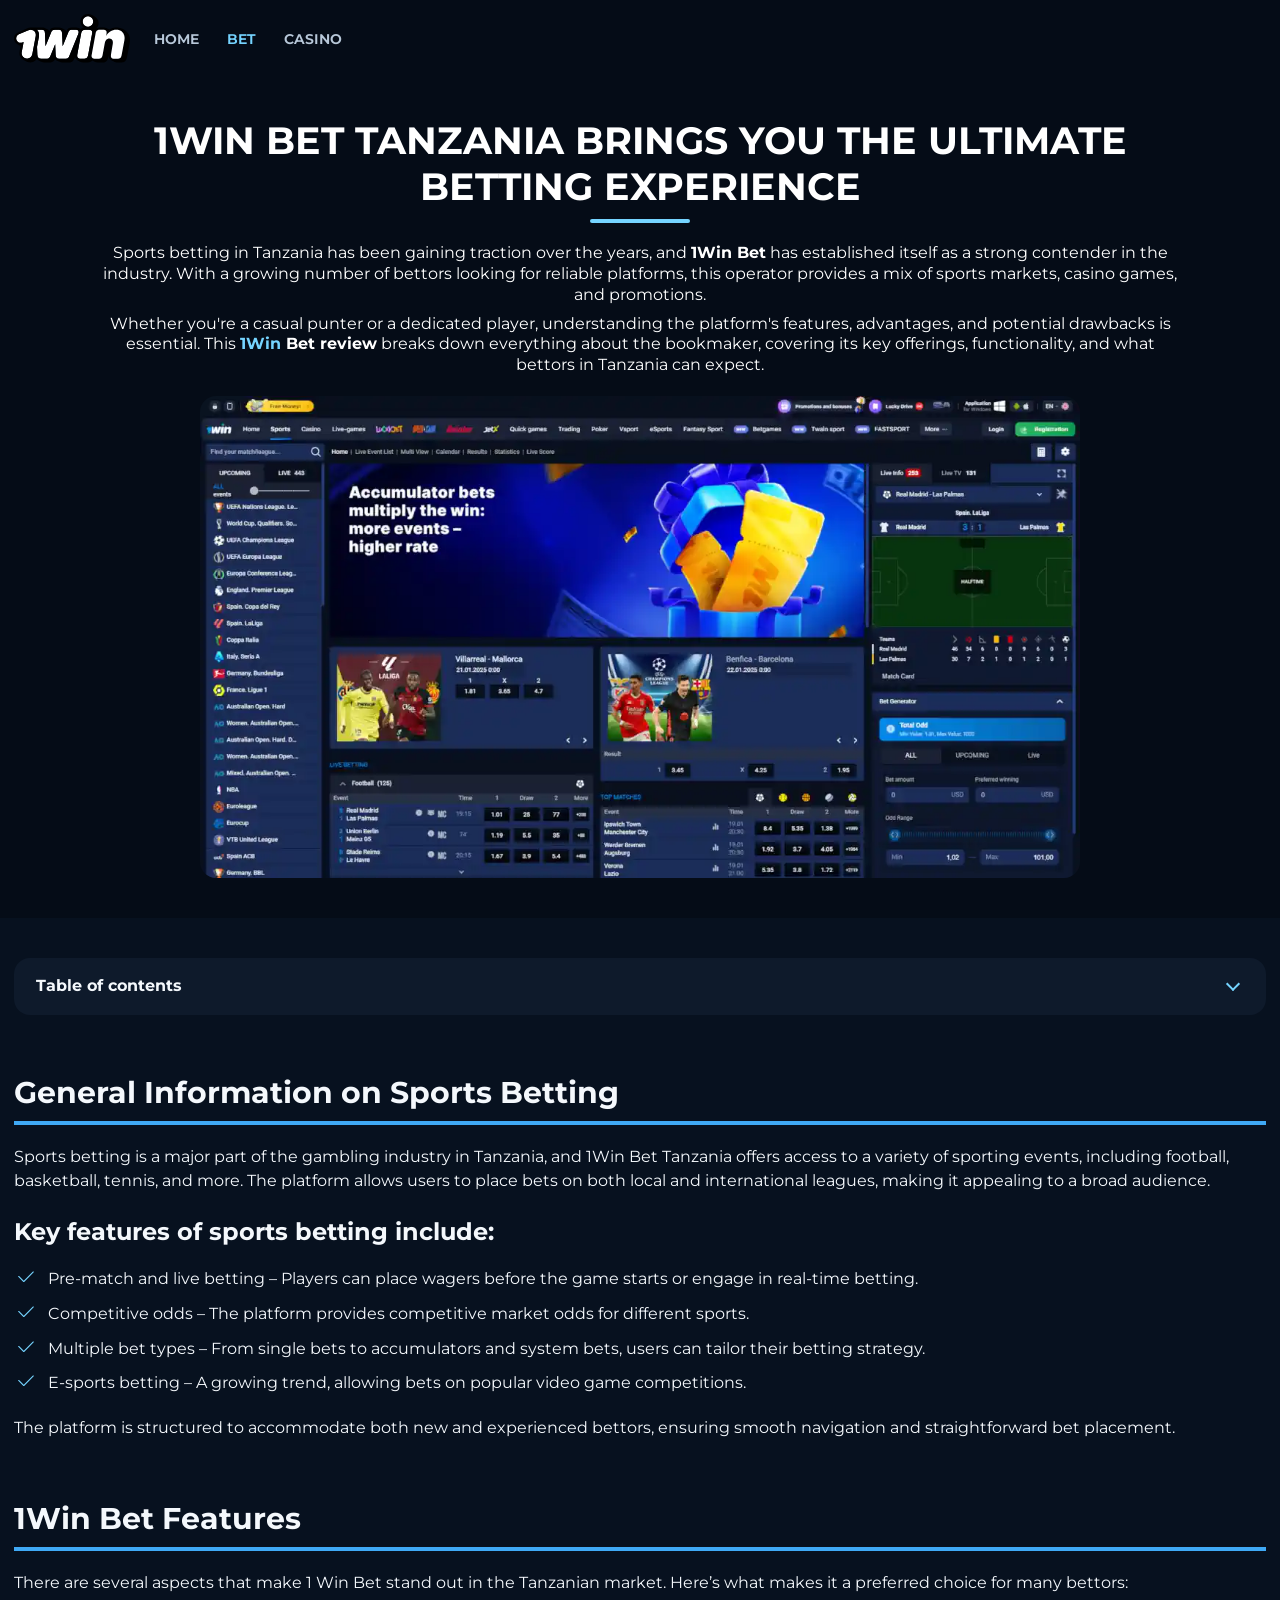
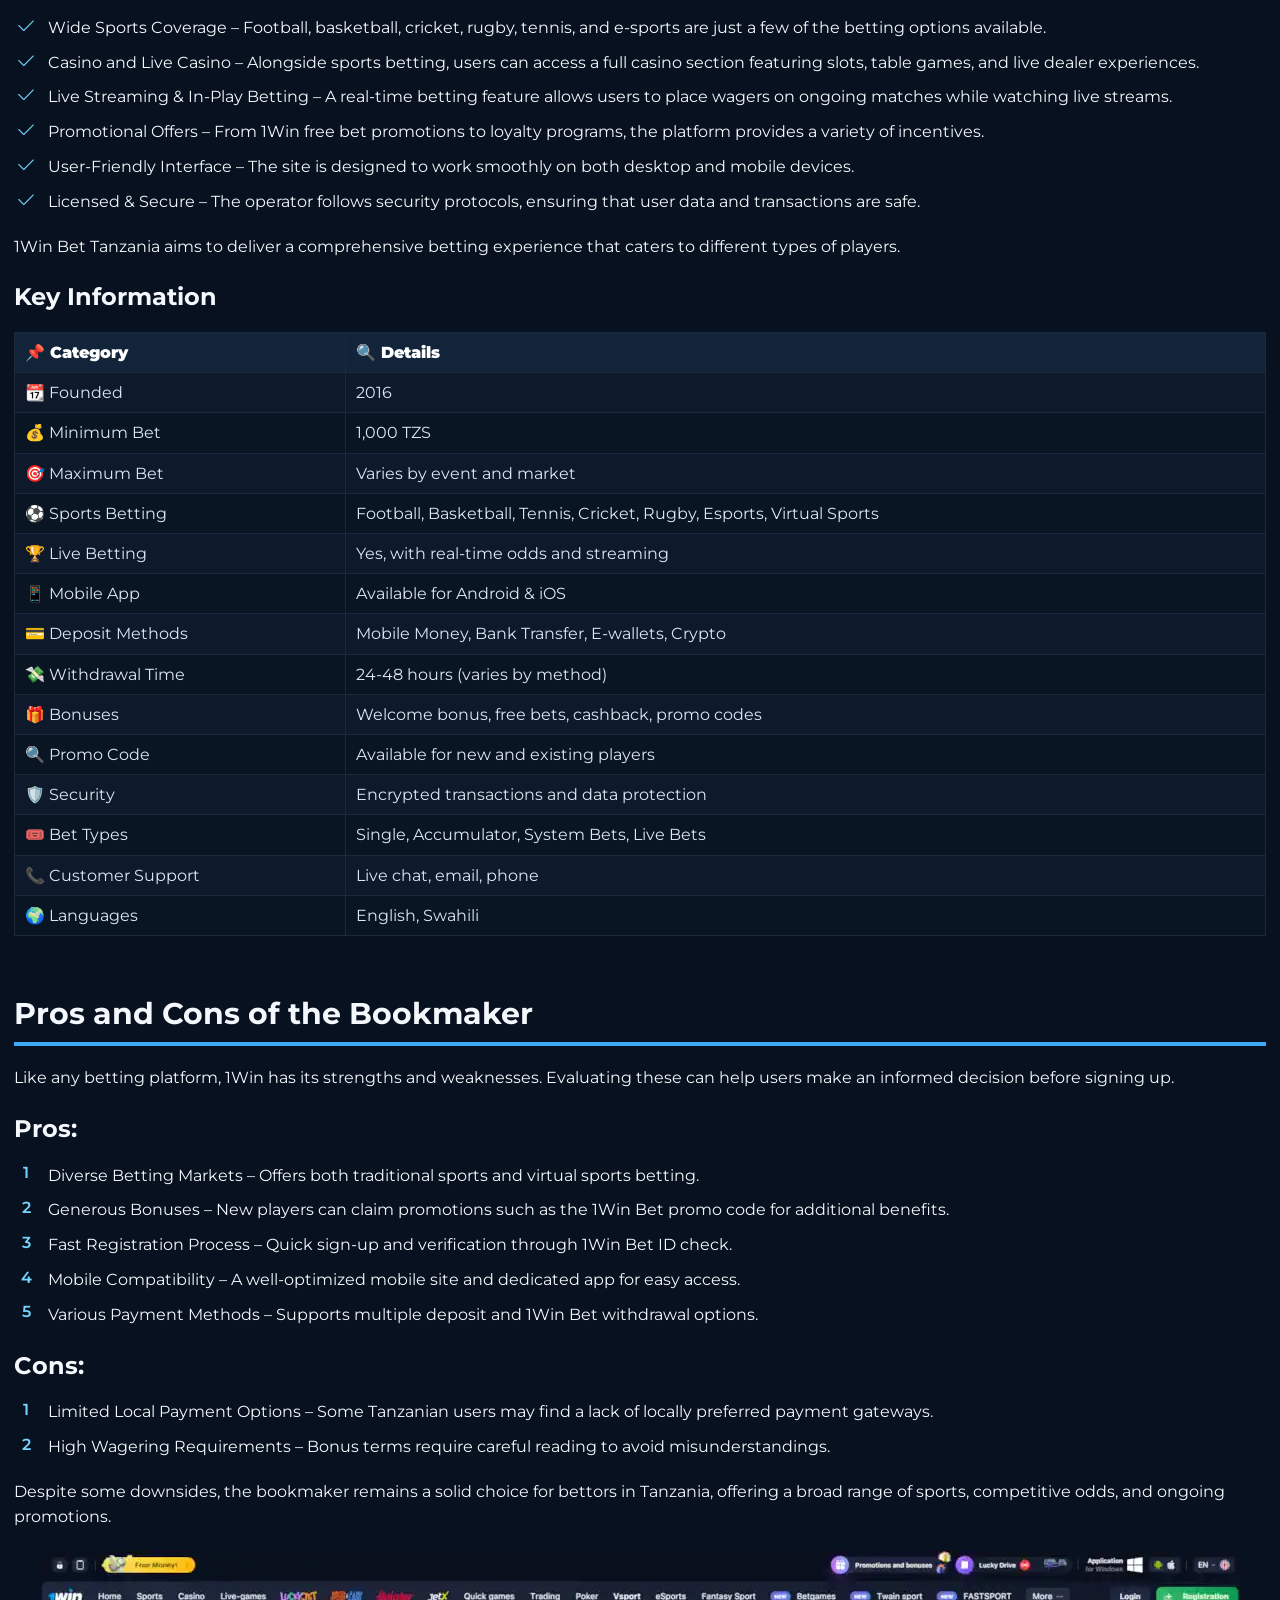
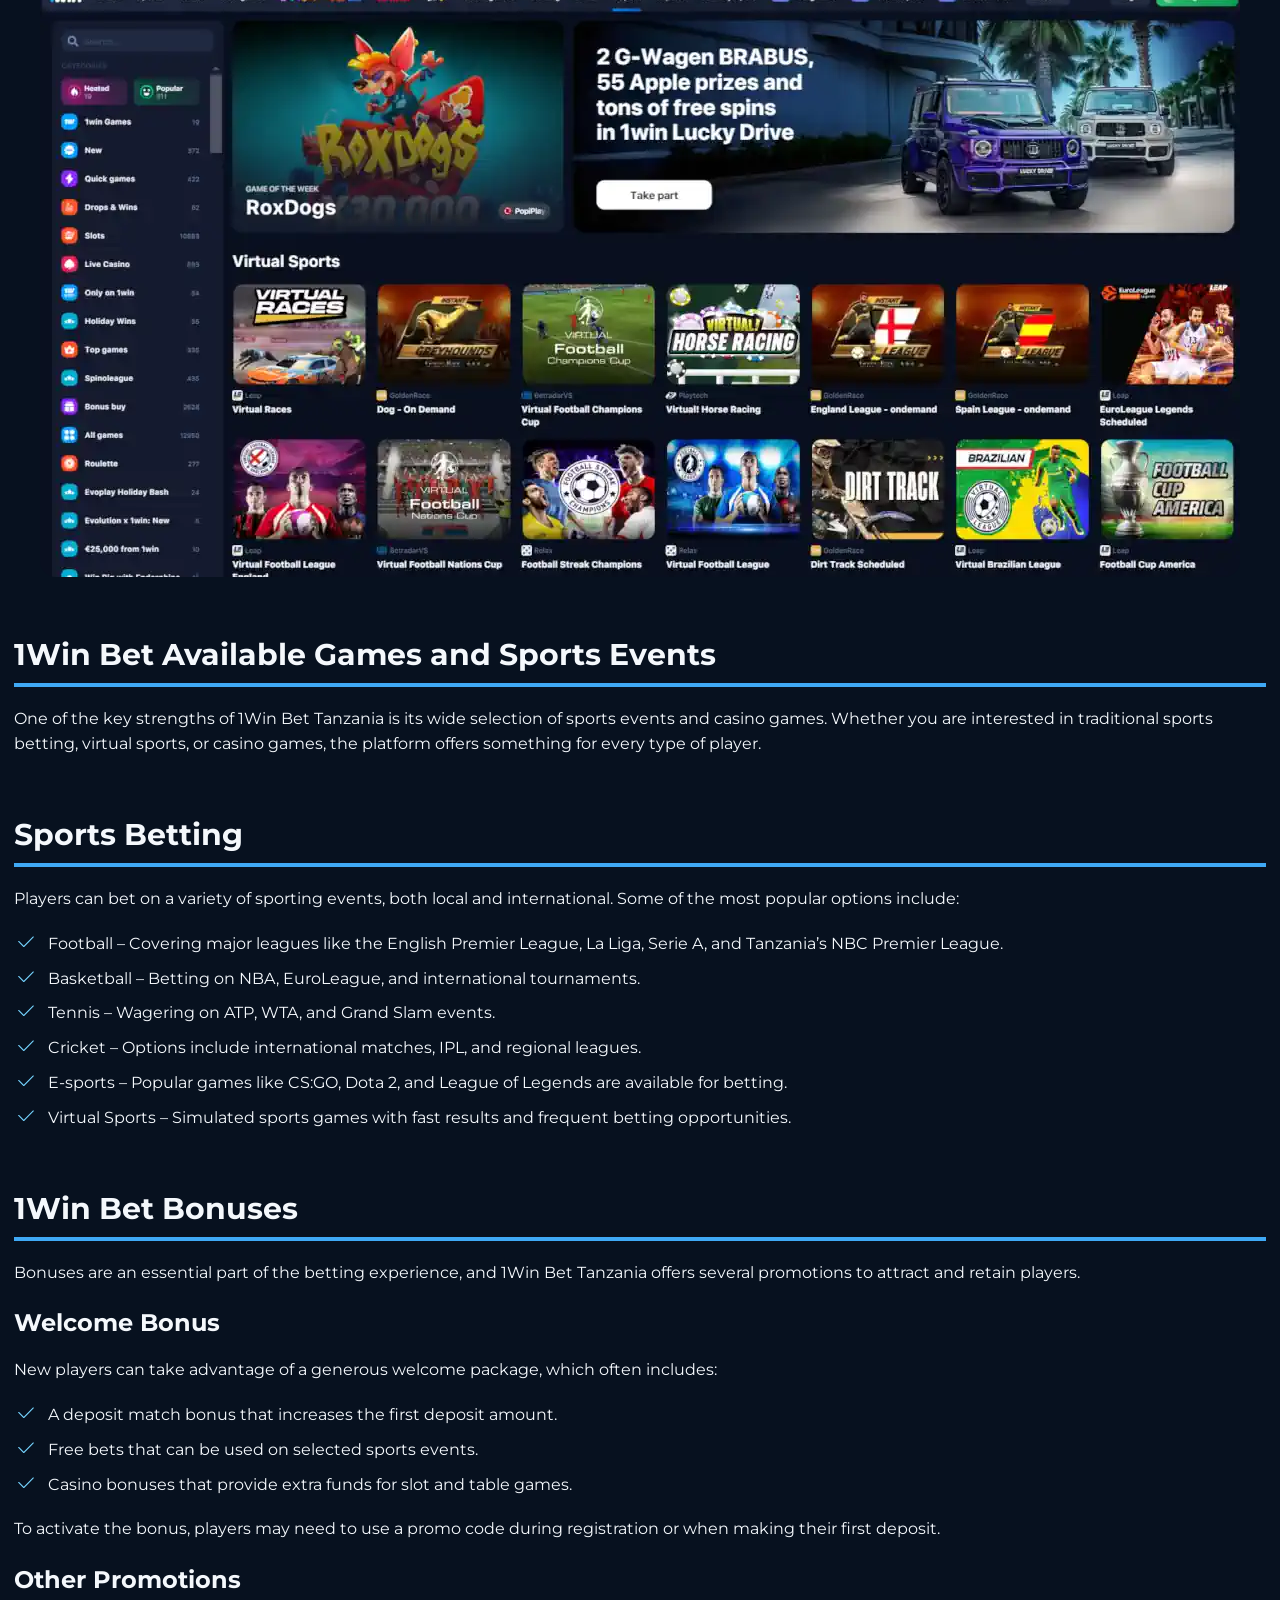
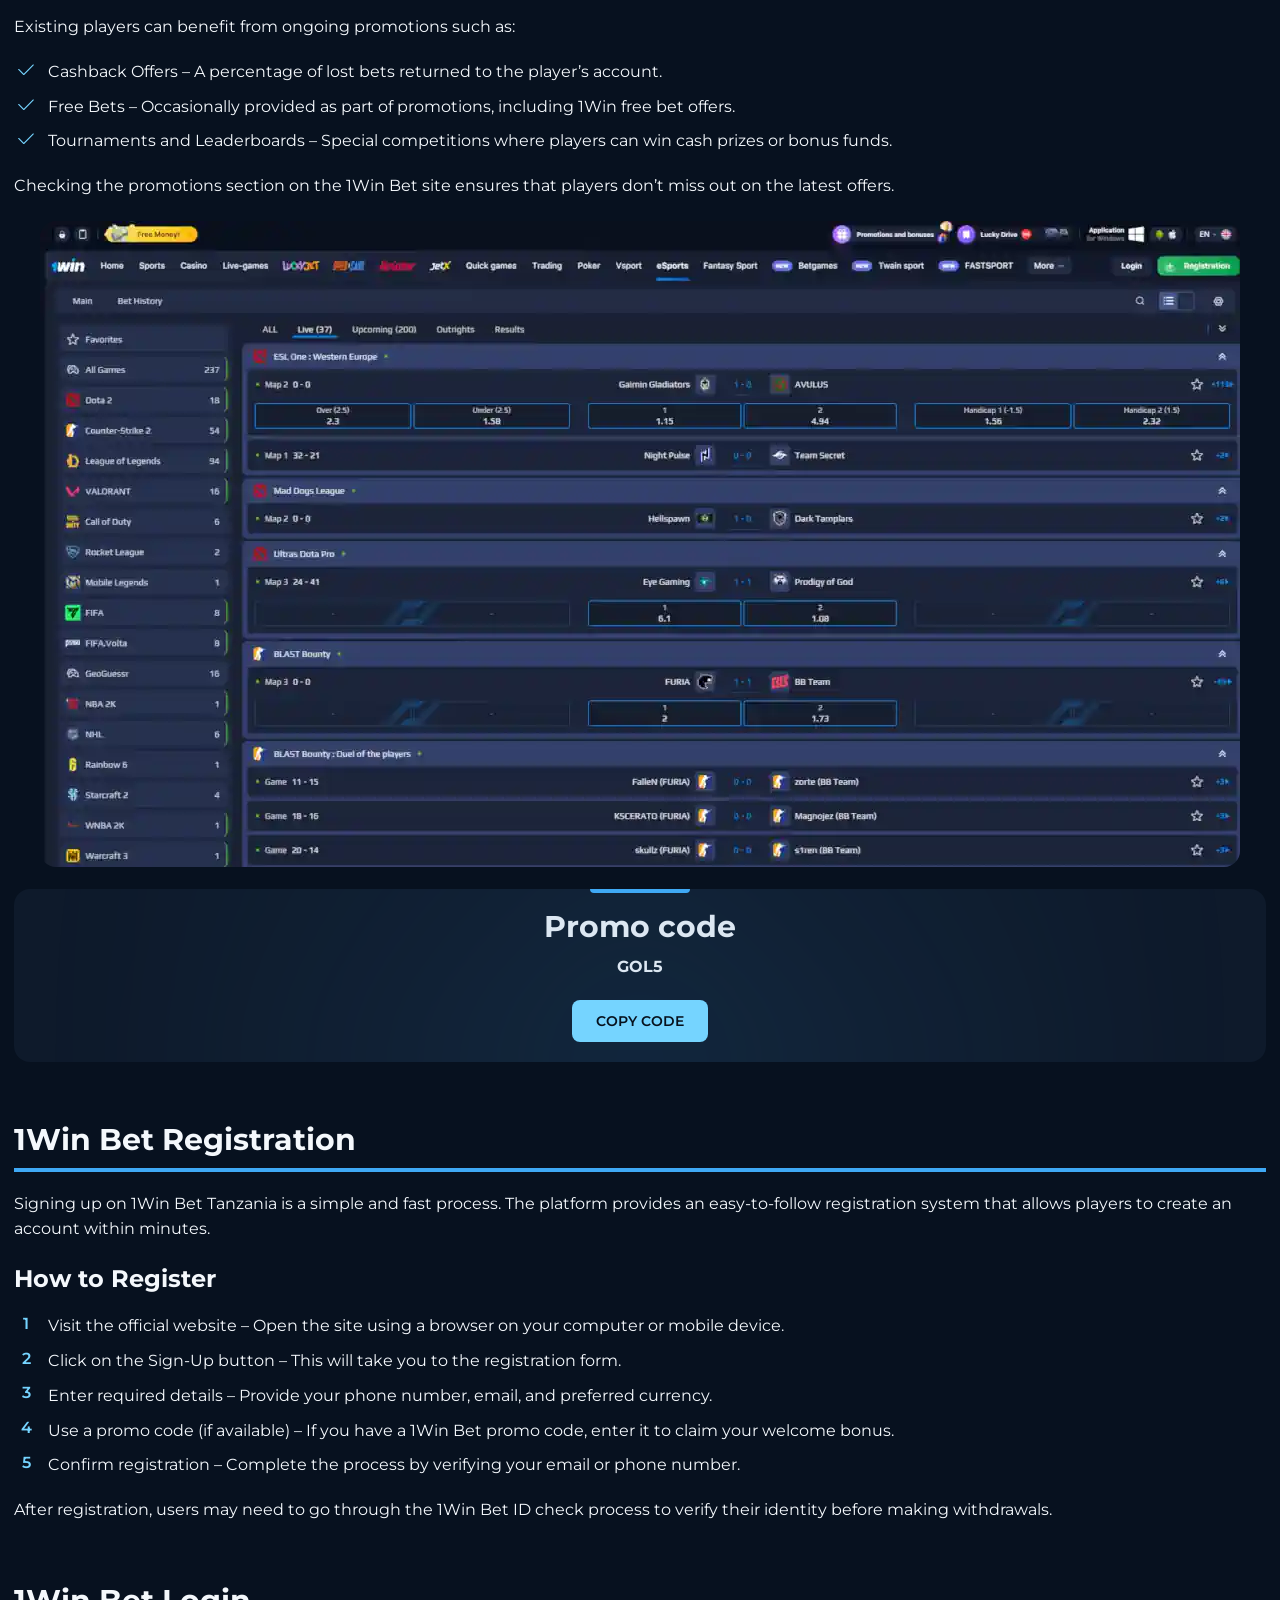
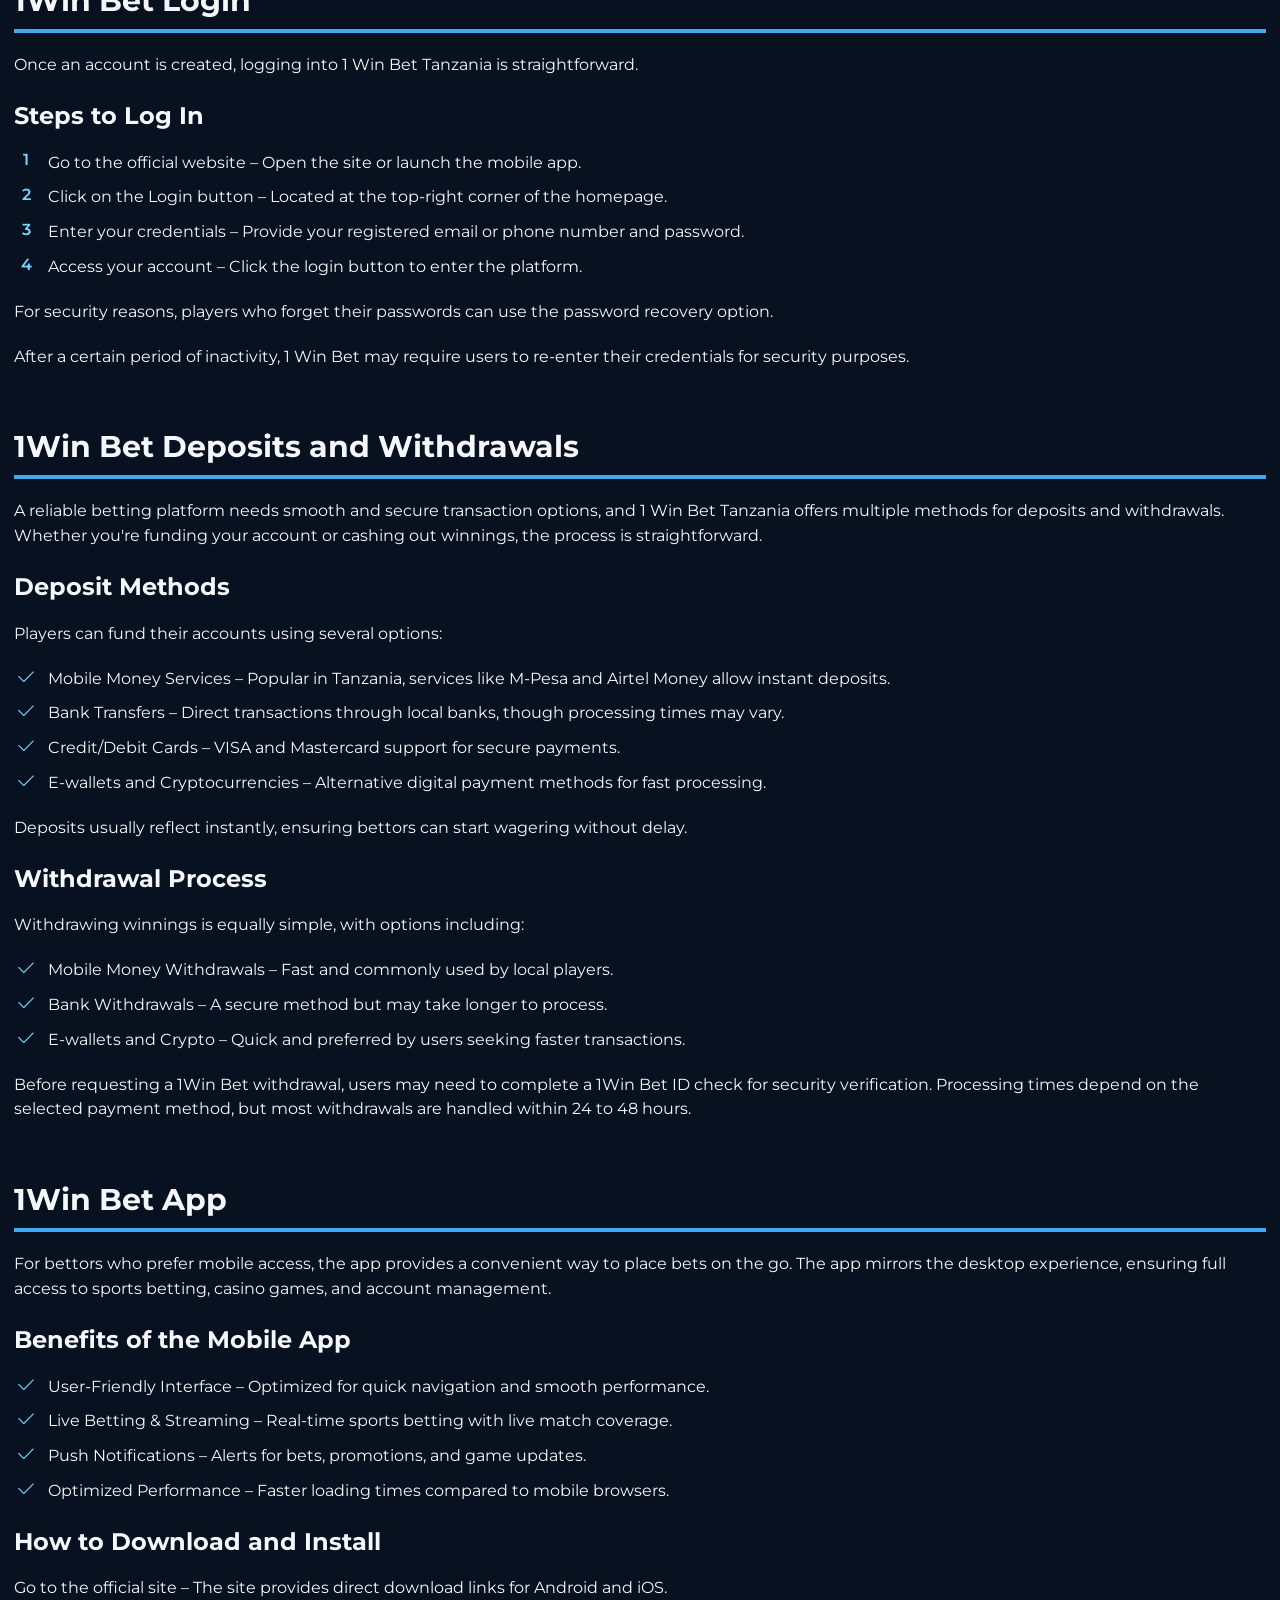
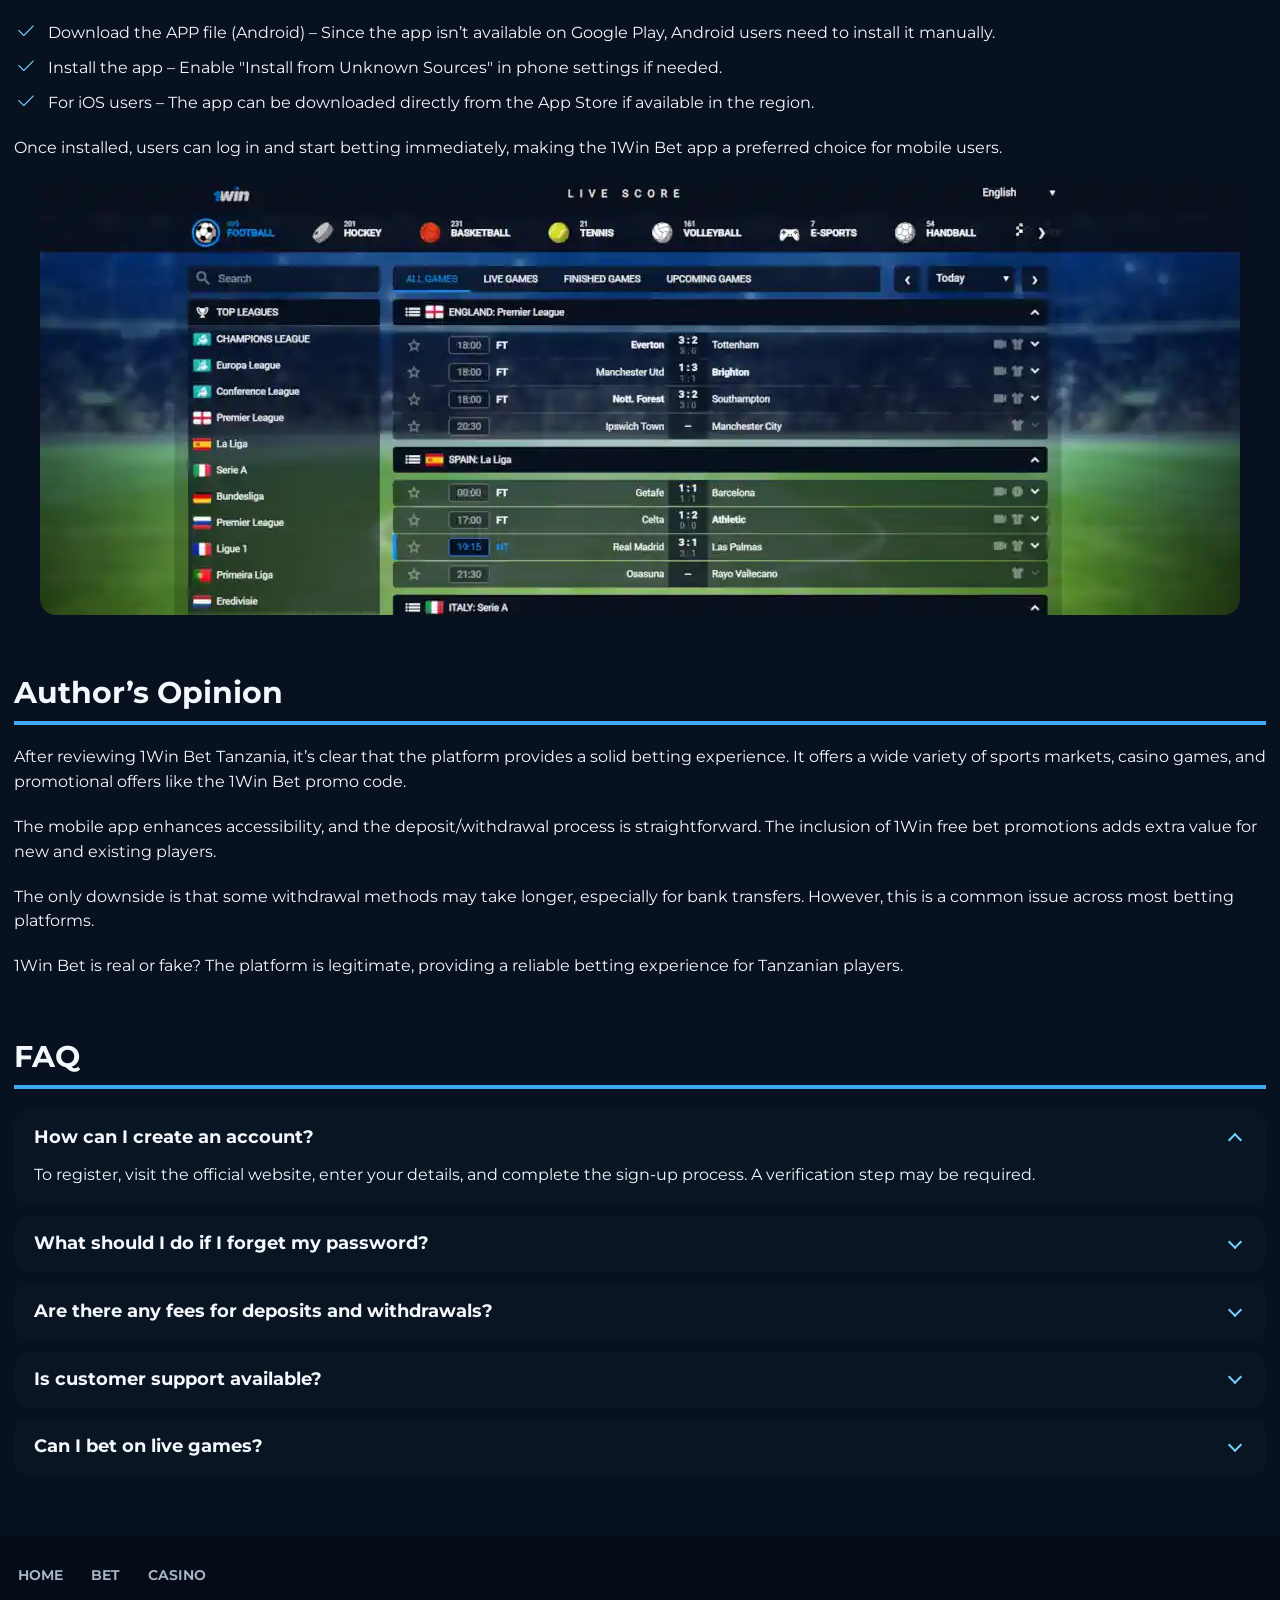
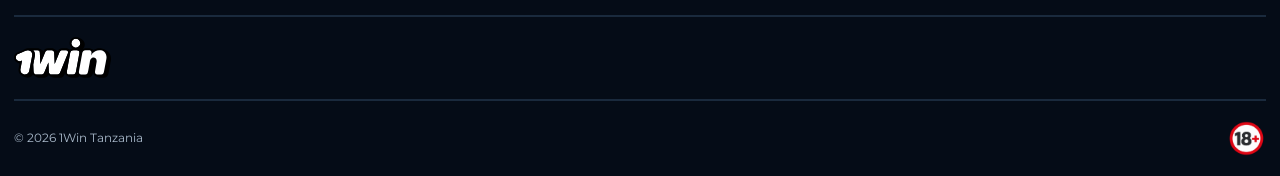
<file: bet/index.html>
<!doctype html>
<html lang="en-TZ">
  <head>
    <meta charset="utf-8" />
    <meta name="viewport" content="width=device-width, initial-scale=1" />
    <title>1Win Bet Explore Sports Betting and Bonuses</title>
    <meta
      name="description"
      content="1Win Bet Tanzania offers exciting sports betting markets, casino games, and exclusive bonuses. Sign up now and start winning with the best odds."
    />
    <meta name="robots" content="noindex, nofollow" />
    <link rel="canonical" href="https://1-win.co.tz/bet/" />
    <link rel="alternate" hreflang="en-tz" href="https://1-win.co.tz/bet/" />
    <meta property="og:type" content="website" />
    <meta property="og:locale" content="en_TZ" />
    <meta property="og:site_name" content="1Win Tanzania" />
    <meta property="og:title" content="1Win Bet Explore Sports Betting and Bonuses" />
    <meta
      property="og:description"
      content="1Win Bet Tanzania offers exciting sports betting markets, casino games, and exclusive bonuses. Sign up now and start winning with the best odds."
    />
    <meta property="og:url" content="https://1-win.co.tz/bet/" />
    <meta
      property="og:image"
      content="https://team-test-task.vercel.app/assets/content/bet/1win-bet.webp"
    />
    <meta property="og:image:type" content="image/webp" />
    <meta property="og:image:width" content="1200" />
    <meta property="og:image:height" content="657" />
    <meta
      property="og:image:alt"
      content="1Win sportsbook with match markets and accumulator bets"
    />
    <meta name="twitter:card" content="summary_large_image" />
    <meta
      name="twitter:image"
      content="https://team-test-task.vercel.app/assets/content/bet/1win-bet.webp"
    />
    <link rel="icon" href="../assets/theme/cropped-faviconV21-32x32.png" />
    <link rel="stylesheet" href="../assets/css/base.css" />
    <link rel="stylesheet" href="../assets/css/typography-and-layout.css" />
    <link rel="stylesheet" href="../assets/css/header.css" />
    <link rel="stylesheet" href="../assets/css/footer.css" />
    <link rel="stylesheet" href="../assets/css/page-content.css" />
    <link rel="stylesheet" href="../assets/css/games-and-bonuses.css" />
    <link rel="stylesheet" href="../assets/css/media-blocks.css" />
    <link rel="stylesheet" href="../assets/css/feature-components.css" />
    <link rel="stylesheet" href="../assets/site.css" />
    <script defer src="../assets/site.js"></script>
  </head>

  <body id="top">
    <header class="header">
      <div class="head-container">
        <div class="line-1">
          <div class="first-block">
            <div class="nav-block">
              <div class="logo"
                ><a class="custom-logo-link" href="../index.html" aria-label="1Win Tanzania home"
                  ><img
                    class="custom-logo"
                    src="../assets/theme/1win.svg"
                    alt="1Win"
                    width="116"
                    height="50" /></a
              ></div>
              <nav class="site-nav" aria-label="Primary">
                <ul>
                  <li><a href="../index.html">Home</a></li>
                  <li><a href="../bet/index.html" aria-current="page">Bet</a></li>
                  <li><a href="../casino/index.html">Casino</a></li>
                </ul>
              </nav>
            </div>
            <div class="menu-block"
              ><button
                class="menu-mobile-icon"
                id="menu-toggle"
                type="button"
                aria-label="Open menu"
                aria-controls="mobile-menu"
                aria-expanded="false"
                ><svg
                  aria-hidden="true"
                  class="icon-svg icon-svg--lg menu-toggle-icon"
                  viewBox="0 0 448 512"
                  xmlns="http://www.w3.org/2000/svg"
                >
                  <path
                    d="M0 96C0 78.3 14.3 64 32 64H416c17.7 0 32 14.3 32 32s-14.3 32-32 32H32C14.3 128 0 113.7 0 96zM0 256c0-17.7 14.3-32 32-32H416c17.7 0 32 14.3 32 32s-14.3 32-32 32H32c-17.7 0-32-14.3-32-32zM448 416c0 17.7-14.3 32-32 32H32c-17.7 0-32-14.3-32-32s14.3-32 32-32H416c17.7 0 32 14.3 32 32z"
                  ></path></svg></button
            ></div>
          </div>
        </div>
        <div class="mobile-menu" id="mobile-menu" hidden>
          <nav class="site-nav" aria-label="Mobile">
            <ul>
              <li><a href="../index.html">Home</a></li>
              <li><a href="../bet/index.html" aria-current="page">Bet</a></li>
              <li><a href="../casino/index.html">Casino</a></li>
            </ul>
          </nav>
        </div>
      </div>
    </header>
    <main class="page-content">
      <div class="hero">
        <div class="background"></div>
        <div class="text-block">
          <div class="top">
            <h1>1Win Bet Tanzania Brings You the Ultimate Betting Experience</h1>
            <div class="divider"></div>
          </div>
          <div class="intro">
            <p
              >Sports betting in Tanzania has been gaining traction over the years, and
              <strong>1Win Bet</strong> has established itself as a strong contender in the
              industry. With a growing number of bettors looking for reliable platforms, this
              operator provides a mix of sports markets, casino games, and promotions.
            </p>
            <p
              >Whether you're a casual punter or a dedicated player, understanding the platform's
              features, advantages, and potential drawbacks is essential. This
              <a href="../index.html"><strong>1Win</strong></a
              ><strong> Bet review</strong> breaks down everything about the bookmaker, covering its
              key offerings, functionality, and what bettors in Tanzania can expect.</p
            >
          </div>
          <figure class="image-bg"
            ><img
              alt="1Win sportsbook with match markets and accumulator bets"
              decoding="async"
              fetchpriority="high"
              height="657"
              loading="eager"
              src="../assets/content/bet/1win-bet.webp"
              width="1200"
          /></figure>
        </div>
      </div>
      <div class="container">
        <details class="contents">
          <summary>Table of contents</summary>
          <nav aria-label="Table of contents">
            <ol>
              <li
                ><a href="#general-information-on-sports-betting"
                  >General Information on Sports Betting</a
                ></li
              >
              <li><a href="#1win-bet-features">1Win Bet Features</a></li>
              <li><a href="#pros-and-cons-of-the-bookmaker">Pros and Cons of the Bookmaker</a> </li>
              <li
                ><a href="#1win-bet-available-games-and-sports-events"
                  >1Win Bet Available Games and Sports Events</a
                ></li
              >
              <li><a href="#sports-betting">Sports Betting</a></li>
              <li><a href="#1win-bet-bonuses">1Win Bet Bonuses</a></li>
              <li><a href="#1win-bet-registration">1Win Bet Registration</a></li>
              <li><a href="#1win-bet-login">1Win Bet Login</a></li>
              <li
                ><a href="#1win-bet-deposits-and-withdrawals"
                  >1Win Bet Deposits and Withdrawals</a
                ></li
              >
              <li><a href="#1win-bet-app">1Win Bet App</a></li>
              <li><a href="#authors-opinion">Author’s Opinion</a></li>
              <li><a href="#faq">FAQ</a></li>
            </ol>
          </nav>
        </details>
        <section class="wp-block-hb-g-section article-section">
          <h2 id="general-information-on-sports-betting">General Information on Sports Betting</h2>
          <p
            >Sports betting is a major part of the gambling industry in Tanzania, and 1Win Bet
            Tanzania offers access to a variety of sporting events, including football, basketball,
            tennis, and more. The platform allows users to place bets on both local and
            international leagues, making it appealing to a broad audience.</p
          >
          <h3 id="key-features-of-sports-betting-include"
            >Key features of sports betting include:</h3
          >
          <ul>
            <li
              >Pre-match and live betting – Players can place wagers before the game starts or
              engage in real-time betting.</li
            >
            <li
              >Competitive odds – The platform provides competitive market odds for different
              sports.
            </li>
            <li
              >Multiple bet types – From single bets to accumulators and system bets, users can
              tailor their betting strategy.</li
            >
            <li
              >E-sports betting – A growing trend, allowing bets on popular video game competitions.
            </li>
          </ul>
          <p
            >The platform is structured to accommodate both new and experienced bettors, ensuring
            smooth navigation and straightforward bet placement.</p
          >
        </section>
        <section class="wp-block-hb-g-section article-section">
          <h2 id="1win-bet-features">1Win Bet Features</h2>
          <p
            >There are several aspects that make 1 Win Bet stand out in the Tanzanian market. Here’s
            what makes it a preferred choice for many bettors:</p
          >
          <ul>
            <li
              >Wide Sports Coverage – Football, basketball, cricket, rugby, tennis, and e-sports are
              just a few of the betting options available.</li
            >
            <li
              >Casino and Live Casino – Alongside sports betting, users can access a full casino
              section featuring slots, table games, and live dealer experiences.</li
            >
            <li
              >Live Streaming &amp; In-Play Betting – A real-time betting feature allows users to
              place wagers on ongoing matches while watching live streams.</li
            >
            <li
              >Promotional Offers – From 1Win free bet promotions to loyalty programs, the platform
              provides a variety of incentives.</li
            >
            <li
              >User-Friendly Interface – The site is designed to work smoothly on both desktop and
              mobile devices.</li
            >
            <li
              >Licensed &amp; Secure – The operator follows security protocols, ensuring that user
              data and transactions are safe.</li
            >
          </ul>
          <p
            >1Win Bet Tanzania aims to deliver a comprehensive betting experience that caters to
            different types of players.</p
          >
          <h3 id="key-information">Key Information</h3>
          <div class="table-wrap wp-block-table">
            <table>
              <thead>
                <tr>
                  <th scope="col"><strong>📌</strong><strong> Category</strong></th>
                  <th scope="col"><strong>🔍</strong><strong> Details</strong></th>
                </tr>
              </thead>
              <tbody>
                <tr>
                  <td>📆 Founded</td>
                  <td>2016</td>
                </tr>
                <tr>
                  <td>💰 Minimum Bet</td>
                  <td>1,000 TZS</td>
                </tr>
                <tr>
                  <td>🎯 Maximum Bet</td>
                  <td>Varies by event and market</td>
                </tr>
                <tr>
                  <td>⚽ Sports Betting</td>
                  <td>Football, Basketball, Tennis, Cricket, Rugby, Esports, Virtual Sports</td>
                </tr>
                <tr>
                  <td>🏆 Live Betting</td>
                  <td>Yes, with real-time odds and streaming</td>
                </tr>
                <tr>
                  <td>📱 Mobile App</td>
                  <td>Available for Android &amp; iOS</td>
                </tr>
                <tr>
                  <td>💳 Deposit Methods</td>
                  <td>Mobile Money, Bank Transfer, E-wallets, Crypto</td>
                </tr>
                <tr>
                  <td>💸 Withdrawal Time</td>
                  <td>24-48 hours (varies by method)</td>
                </tr>
                <tr>
                  <td>🎁 Bonuses</td>
                  <td>Welcome bonus, free bets, cashback, promo codes</td>
                </tr>
                <tr>
                  <td>🔍 Promo Code</td>
                  <td>Available for new and existing players</td>
                </tr>
                <tr>
                  <td>🛡️ Security</td>
                  <td>Encrypted transactions and data protection</td>
                </tr>
                <tr>
                  <td>🎟️ Bet Types</td>
                  <td>Single, Accumulator, System Bets, Live Bets</td>
                </tr>
                <tr>
                  <td>📞 Customer Support</td>
                  <td>Live chat, email, phone</td>
                </tr>
                <tr>
                  <td>🌍 Languages</td>
                  <td>English, Swahili</td>
                </tr>
              </tbody>
            </table>
          </div>
        </section>
        <section class="wp-block-hb-g-section article-section">
          <h2 id="pros-and-cons-of-the-bookmaker">Pros and Cons of the Bookmaker</h2>
          <p
            >Like any betting platform, 1Win has its strengths and weaknesses. Evaluating these can
            help users make an informed decision before signing up.</p
          >
          <h3 id="pros">Pros:</h3>
          <ol>
            <li
              >Diverse Betting Markets – Offers both traditional sports and virtual sports betting.
            </li>
            <li
              >Generous Bonuses – New players can claim promotions such as the 1Win Bet promo code
              for additional benefits.</li
            >
            <li
              >Fast Registration Process – Quick sign-up and verification through 1Win Bet ID check.
            </li>
            <li
              >Mobile Compatibility – A well-optimized mobile site and dedicated app for easy
              access.
            </li>
            <li
              >Various Payment Methods – Supports multiple deposit and 1Win Bet withdrawal options.
            </li>
          </ol>
          <h3 id="cons">Cons:</h3>
          <ol>
            <li
              >Limited Local Payment Options – Some Tanzanian users may find a lack of locally
              preferred payment gateways.</li
            >
            <li
              >High Wagering Requirements – Bonus terms require careful reading to avoid
              misunderstandings.</li
            >
          </ol>
          <p
            >Despite some downsides, the bookmaker remains a solid choice for bettors in Tanzania,
            offering a broad range of sports, competitive odds, and ongoing promotions.</p
          >
          <figure class="article-image"
            ><img
              alt="Virtual sports and games on 1Win"
              decoding="async"
              height="626"
              loading="lazy"
              src="../assets/content/bet/vsport.webp"
              width="1200"
            />
          </figure>
        </section>
        <section class="wp-block-hb-g-section article-section">
          <h2 id="1win-bet-available-games-and-sports-events"
            >1Win Bet Available Games and Sports Events
          </h2>
          <p
            >One of the key strengths of 1Win Bet Tanzania is its wide selection of sports events
            and casino games. Whether you are interested in traditional sports betting, virtual
            sports, or casino games, the platform offers something for every type of player.</p
          >
        </section>
        <section class="wp-block-hb-g-section article-section">
          <h2 id="sports-betting">Sports Betting</h2>
          <p
            >Players can bet on a variety of sporting events, both local and international. Some of
            the most popular options include:</p
          >
          <ul>
            <li
              >Football – Covering major leagues like the English Premier League, La Liga, Serie A,
              and Tanzania’s NBC Premier League.</li
            >
            <li>Basketball – Betting on NBA, EuroLeague, and international tournaments.</li>
            <li>Tennis – Wagering on ATP, WTA, and Grand Slam events.</li>
            <li>Cricket – Options include international matches, IPL, and regional leagues.</li>
            <li
              >E-sports – Popular games like CS:GO, Dota 2, and League of Legends are available for
              betting.</li
            >
            <li
              >Virtual Sports – Simulated sports games with fast results and frequent betting
              opportunities.</li
            >
          </ul>
        </section>
        <section class="wp-block-hb-g-section article-section">
          <h2 id="1win-bet-bonuses">1Win Bet Bonuses</h2>
          <p
            >Bonuses are an essential part of the betting experience, and 1Win Bet Tanzania offers
            several promotions to attract and retain players.</p
          >
          <h3 id="welcome-bonus">Welcome Bonus</h3>
          <p>New players can take advantage of a generous welcome package, which often includes:</p>
          <ul>
            <li>A deposit match bonus that increases the first deposit amount.</li>
            <li>Free bets that can be used on selected sports events.</li>
            <li>Casino bonuses that provide extra funds for slot and table games.</li>
          </ul>
          <p
            >To activate the bonus, players may need to use a promo code during registration or when
            making their first deposit.</p
          >
          <h3 id="other-promotions">Other Promotions</h3>
          <p>Existing players can benefit from ongoing promotions such as:</p>
          <ul>
            <li>Cashback Offers – A percentage of lost bets returned to the player’s account.</li>
            <li
              >Free Bets – Occasionally provided as part of promotions, including 1Win free bet
              offers.</li
            >
            <li
              >Tournaments and Leaderboards – Special competitions where players can win cash prizes
              or bonus funds.</li
            >
          </ul>
          <p
            >Checking the promotions section on the 1Win Bet site ensures that players don’t miss
            out on the latest offers.</p
          >
          <figure class="article-image"
            ><img
              alt="Esports betting markets and match odds"
              decoding="async"
              height="646"
              loading="lazy"
              src="../assets/content/bet/esport.webp"
              width="1200"
            />
          </figure>
          <aside class="promotion_section">
            <div class="line"></div>
            <div class="gradient"></div>
            <div class="text-block">
              <div class="head">Promo code</div>
              <div class="text"><strong>GOL5</strong></div>
            </div>
            <div class="promotion_content"
              ><button class="btn secondary-btn" id="copy-code" type="button">Copy code</button
              ><span class="sr-only" role="status" id="copy-result"></span
            ></div>
          </aside>
        </section>
        <section class="wp-block-hb-g-section article-section">
          <h2 id="1win-bet-registration">1Win Bet Registration</h2>
          <p
            >Signing up on 1Win Bet Tanzania is a simple and fast process. The platform provides an
            easy-to-follow registration system that allows players to create an account within
            minutes.</p
          >
          <h3 id="how-to-register">How to Register</h3>
          <ol>
            <li
              >Visit the official website – Open the site using a browser on your computer or mobile
              device.</li
            >
            <li>Click on the Sign-Up button – This will take you to the registration form.</li>
            <li
              >Enter required details – Provide your phone number, email, and preferred currency.
            </li>
            <li
              >Use a promo code (if available) – If you have a 1Win Bet promo code, enter it to
              claim your welcome bonus.</li
            >
            <li
              >Confirm registration – Complete the process by verifying your email or phone number.
            </li>
          </ol>
          <p
            >After registration, users may need to go through the 1Win Bet ID check process to
            verify their identity before making withdrawals.</p
          >
        </section>
        <section class="wp-block-hb-g-section article-section">
          <h2 id="1win-bet-login">1Win Bet Login</h2>
          <p>Once an account is created, logging into 1 Win Bet Tanzania is straightforward.</p>
          <h3 id="steps-to-log-in">Steps to Log In</h3>
          <ol>
            <li>Go to the official website – Open the site or launch the mobile app.</li>
            <li>Click on the Login button – Located at the top-right corner of the homepage.</li>
            <li
              >Enter your credentials – Provide your registered email or phone number and password.
            </li>
            <li>Access your account – Click the login button to enter the platform.</li>
          </ol>
          <p
            >For security reasons, players who forget their passwords can use the password recovery
            option.
          </p>
          <p
            >After a certain period of inactivity, 1 Win Bet may require users to re-enter their
            credentials for security purposes.</p
          >
        </section>
        <section class="wp-block-hb-g-section article-section">
          <h2 id="1win-bet-deposits-and-withdrawals">1Win Bet Deposits and Withdrawals</h2>
          <p
            >A reliable betting platform needs smooth and secure transaction options, and 1 Win Bet
            Tanzania offers multiple methods for deposits and withdrawals. Whether you're funding
            your account or cashing out winnings, the process is straightforward.</p
          >
          <h3 id="deposit-methods">Deposit Methods</h3>
          <p>Players can fund their accounts using several options:</p>
          <ul>
            <li
              >Mobile Money Services – Popular in Tanzania, services like M-Pesa and Airtel Money
              allow instant deposits.</li
            >
            <li
              >Bank Transfers – Direct transactions through local banks, though processing times may
              vary.</li
            >
            <li>Credit/Debit Cards – VISA and Mastercard support for secure payments.</li>
            <li
              >E-wallets and Cryptocurrencies – Alternative digital payment methods for fast
              processing.</li
            >
          </ul>
          <p
            >Deposits usually reflect instantly, ensuring bettors can start wagering without
            delay.</p
          >
          <h3 id="withdrawal-process">Withdrawal Process</h3>
          <p>Withdrawing winnings is equally simple, with options including:</p>
          <ul>
            <li>Mobile Money Withdrawals – Fast and commonly used by local players.</li>
            <li>Bank Withdrawals – A secure method but may take longer to process.</li>
            <li
              >E-wallets and Crypto – Quick and preferred by users seeking faster transactions.</li
            >
          </ul>
          <p
            >Before requesting a 1Win Bet withdrawal, users may need to complete a 1Win Bet ID check
            for security verification. Processing times depend on the selected payment method, but
            most withdrawals are handled within 24 to 48 hours.</p
          >
        </section>
        <section class="wp-block-hb-g-section article-section">
          <h2 id="1win-bet-app">1Win Bet App</h2>
          <p
            >For bettors who prefer mobile access, the app provides a convenient way to place bets
            on the go. The app mirrors the desktop experience, ensuring full access to sports
            betting, casino games, and account management.</p
          >
          <h3 id="benefits-of-the-mobile-app">Benefits of the Mobile App</h3>
          <ul>
            <li
              >User-Friendly Interface – Optimized for quick navigation and smooth performance.</li
            >
            <li
              >Live Betting &amp; Streaming – Real-time sports betting with live match coverage.</li
            >
            <li>Push Notifications – Alerts for bets, promotions, and game updates.</li>
            <li>Optimized Performance – Faster loading times compared to mobile browsers.</li>
          </ul>
          <h3 id="how-to-download-and-install">How to Download and Install</h3>
          <p
            >Go to the official site – The site provides direct download links for Android and
            iOS.</p
          >
          <ul>
            <li
              >Download the APP file (Android) – Since the app isn’t available on Google Play,
              Android users need to install it manually.</li
            >
            <li
              >Install the app – Enable "Install from Unknown Sources" in phone settings if needed.
            </li>
            <li
              >For iOS users – The app can be downloaded directly from the App Store if available in
              the region.</li
            >
          </ul>
          <p
            >Once installed, users can log in and start betting immediately, making the 1Win Bet app
            a preferred choice for mobile users.</p
          >
          <figure class="article-image"
            ><img
              alt="Live scores and match results"
              decoding="async"
              height="433"
              loading="lazy"
              src="../assets/content/bet/live-score.webp"
              width="1200"
          /></figure>
        </section>
        <section class="wp-block-hb-g-section article-section">
          <h2 id="authors-opinion">Author’s Opinion</h2>
          <p
            >After reviewing 1Win Bet Tanzania, it’s clear that the platform provides a solid
            betting experience. It offers a wide variety of sports markets, casino games, and
            promotional offers like the 1Win Bet promo code.
          </p>
          <p
            >The mobile app enhances accessibility, and the deposit/withdrawal process is
            straightforward. The inclusion of 1Win free bet promotions adds extra value for new and
            existing players.
          </p>
          <p
            >The only downside is that some withdrawal methods may take longer, especially for bank
            transfers. However, this is a common issue across most betting platforms.
          </p>
          <p
            >1Win Bet is real or fake? The platform is legitimate, providing a reliable betting
            experience for Tanzanian players.</p
          >
        </section>
        <section class="wp-block-hb-g-section article-section">
          <h2 id="faq">FAQ</h2>
          <details class="faq-item" open="">
            <summary>
              <h3 id="how-can-i-create-an-account">How can I create an account?</h3>
            </summary>
            <p
              >To register, visit the official website, enter your details, and complete the sign-up
              process. A verification step may be required.</p
            >
          </details>
          <details class="faq-item">
            <summary>
              <h3 id="what-should-i-do-if-i-forget-my-password"
                >What should I do if I forget my password?</h3
              >
            </summary>
            <p
              >Use the "Forgot Password" option on the login page and follow the instructions to
              reset your password.</p
            >
          </details>
          <details class="faq-item">
            <summary>
              <h3 id="are-there-any-fees-for-deposits-and-withdrawals"
                >Are there any fees for deposits and withdrawals?</h3
              >
            </summary>
            <p
              >Most deposit methods do not have fees, but withdrawal charges may apply depending on
              the selected payment option.</p
            >
          </details>
          <details class="faq-item">
            <summary>
              <h3 id="is-customer-support-available">Is customer support available?</h3>
            </summary>
            <p
              >Yes, support is available through live chat, email, or phone. Response times vary
              depending on the contact method.</p
            >
          </details>
          <details class="faq-item">
            <summary>
              <h3 id="can-i-bet-on-live-games">Can I bet on live games?</h3>
            </summary>
            <p
              >Yes, the platform offers live betting, allowing users to place bets on ongoing
              matches in real time.</p
            >
          </details>
        </section>
      </div>
    </main>
    <footer class="footer">
      <div class="container">
        <div class="footer-container">
          <div class="links">
            <nav class="footer-nav" aria-label="Footer">
              <ul>
                <li><a href="../index.html">Home</a></li>
                <li><a href="../bet/index.html" aria-current="page">Bet</a></li>
                <li><a href="../casino/index.html">Casino</a></li>
              </ul>
            </nav>
          </div>
          <div class="divider"></div>
          <div class="links-2">
            <div class="logo"
              ><a class="custom-logo-link" href="../index.html" aria-label="1Win Tanzania home"
                ><img
                  class="custom-logo"
                  src="../assets/theme/1win.svg"
                  alt="1Win"
                  width="116"
                  height="50"
              /></a>
            </div>
          </div>
          <div class="divider"></div>
          <div class="footer-bottom">
            <div class="text">&copy; 2026 1Win Tanzania</div>
            <div class="icons">
              <div class="item"
                ><img src="../assets/theme/18.webp" alt="18+" width="40" height="40"
              /></div>
            </div>
          </div>
        </div>
      </div>
      <a class="arrow-up" href="#top" aria-label="Back to top" hidden
        ><svg
          aria-hidden="true"
          class="icon-svg icon-svg--lg"
          viewBox="0 0 384 512"
          xmlns="http://www.w3.org/2000/svg"
        >
          <path
            d="M209.4 39.4C204.8 34.7 198.6 32 192 32s-12.8 2.7-17.4 7.4l-168 176c-9.2 9.6-8.8 24.8 .8 33.9s24.8 8.8 33.9-.8L168 115.9V456c0 13.3 10.7 24 24 24s24-10.7 24-24V115.9L342.6 248.6c9.2 9.6 24.3 9.9 33.9 .8s9.9-24.3 .8-33.9l-168-176z"
          ></path></svg
      ></a>
    </footer>
  </body>
</html>
</file>
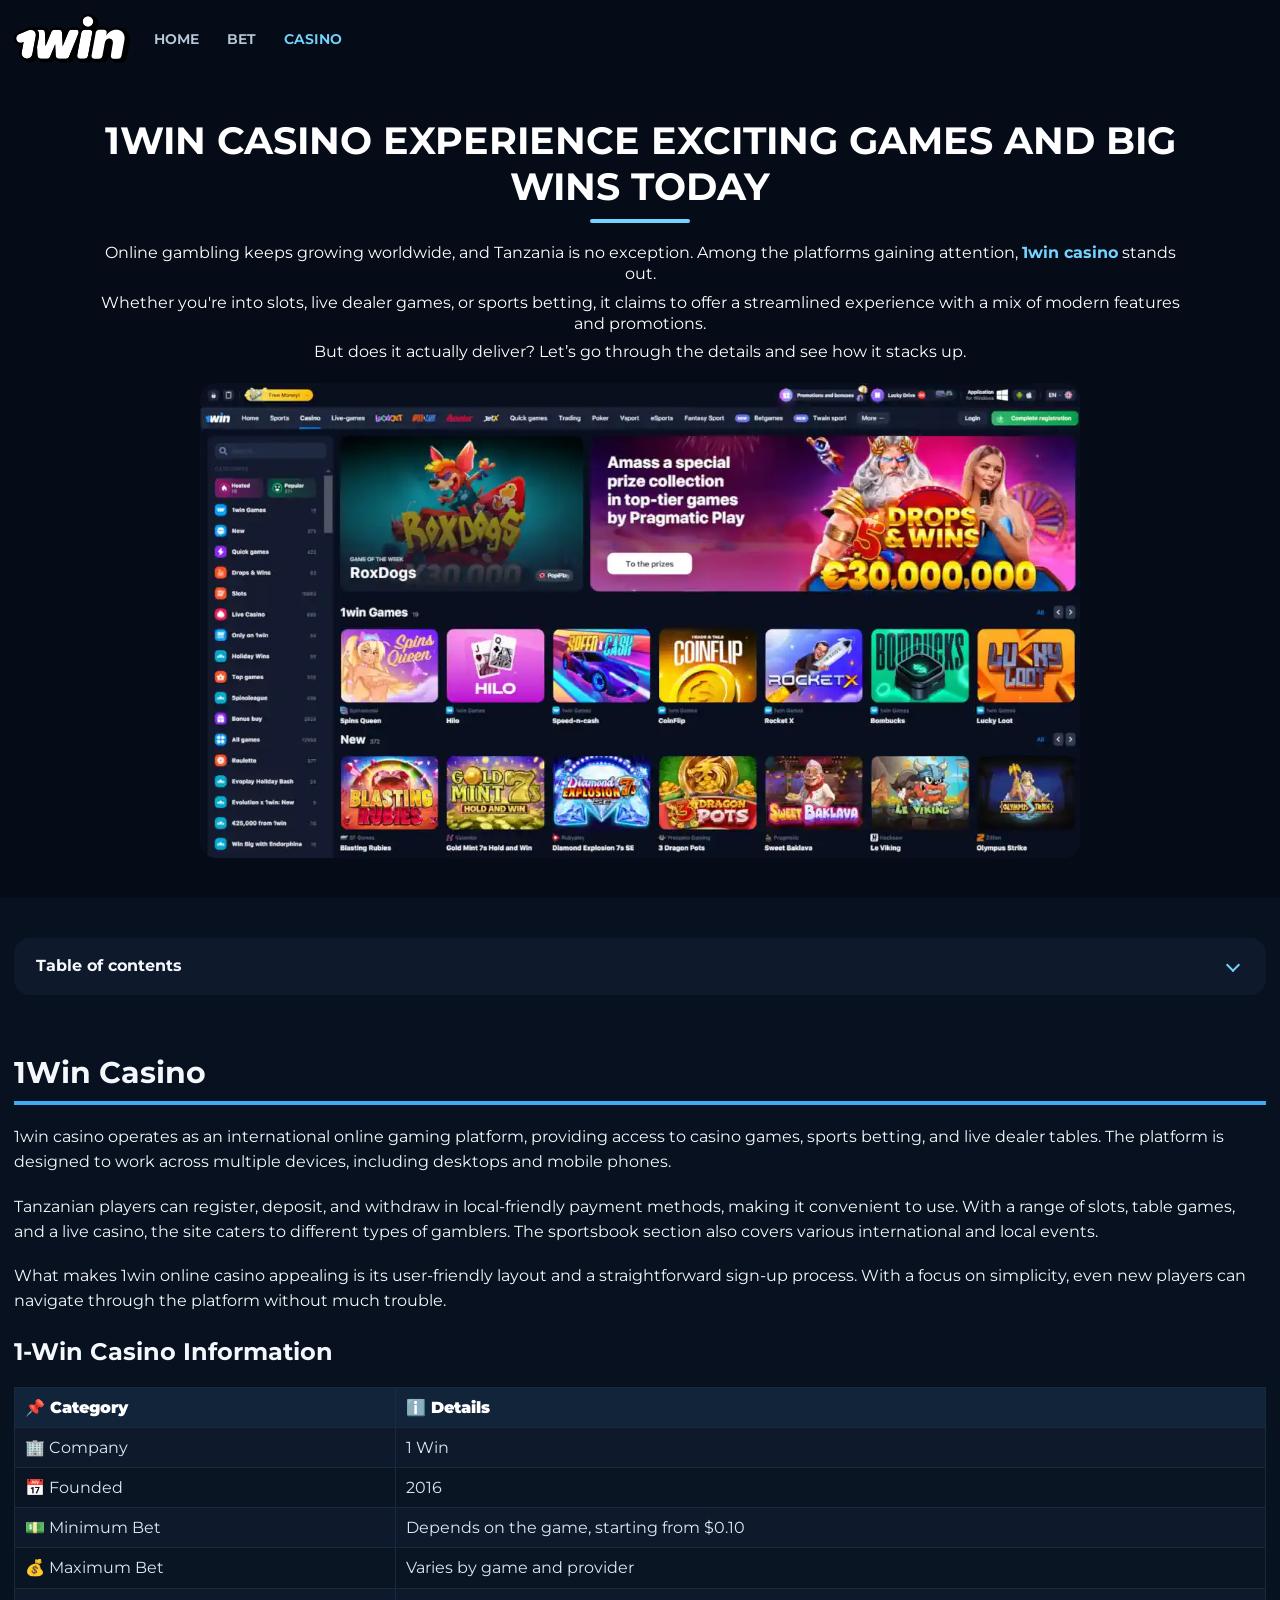
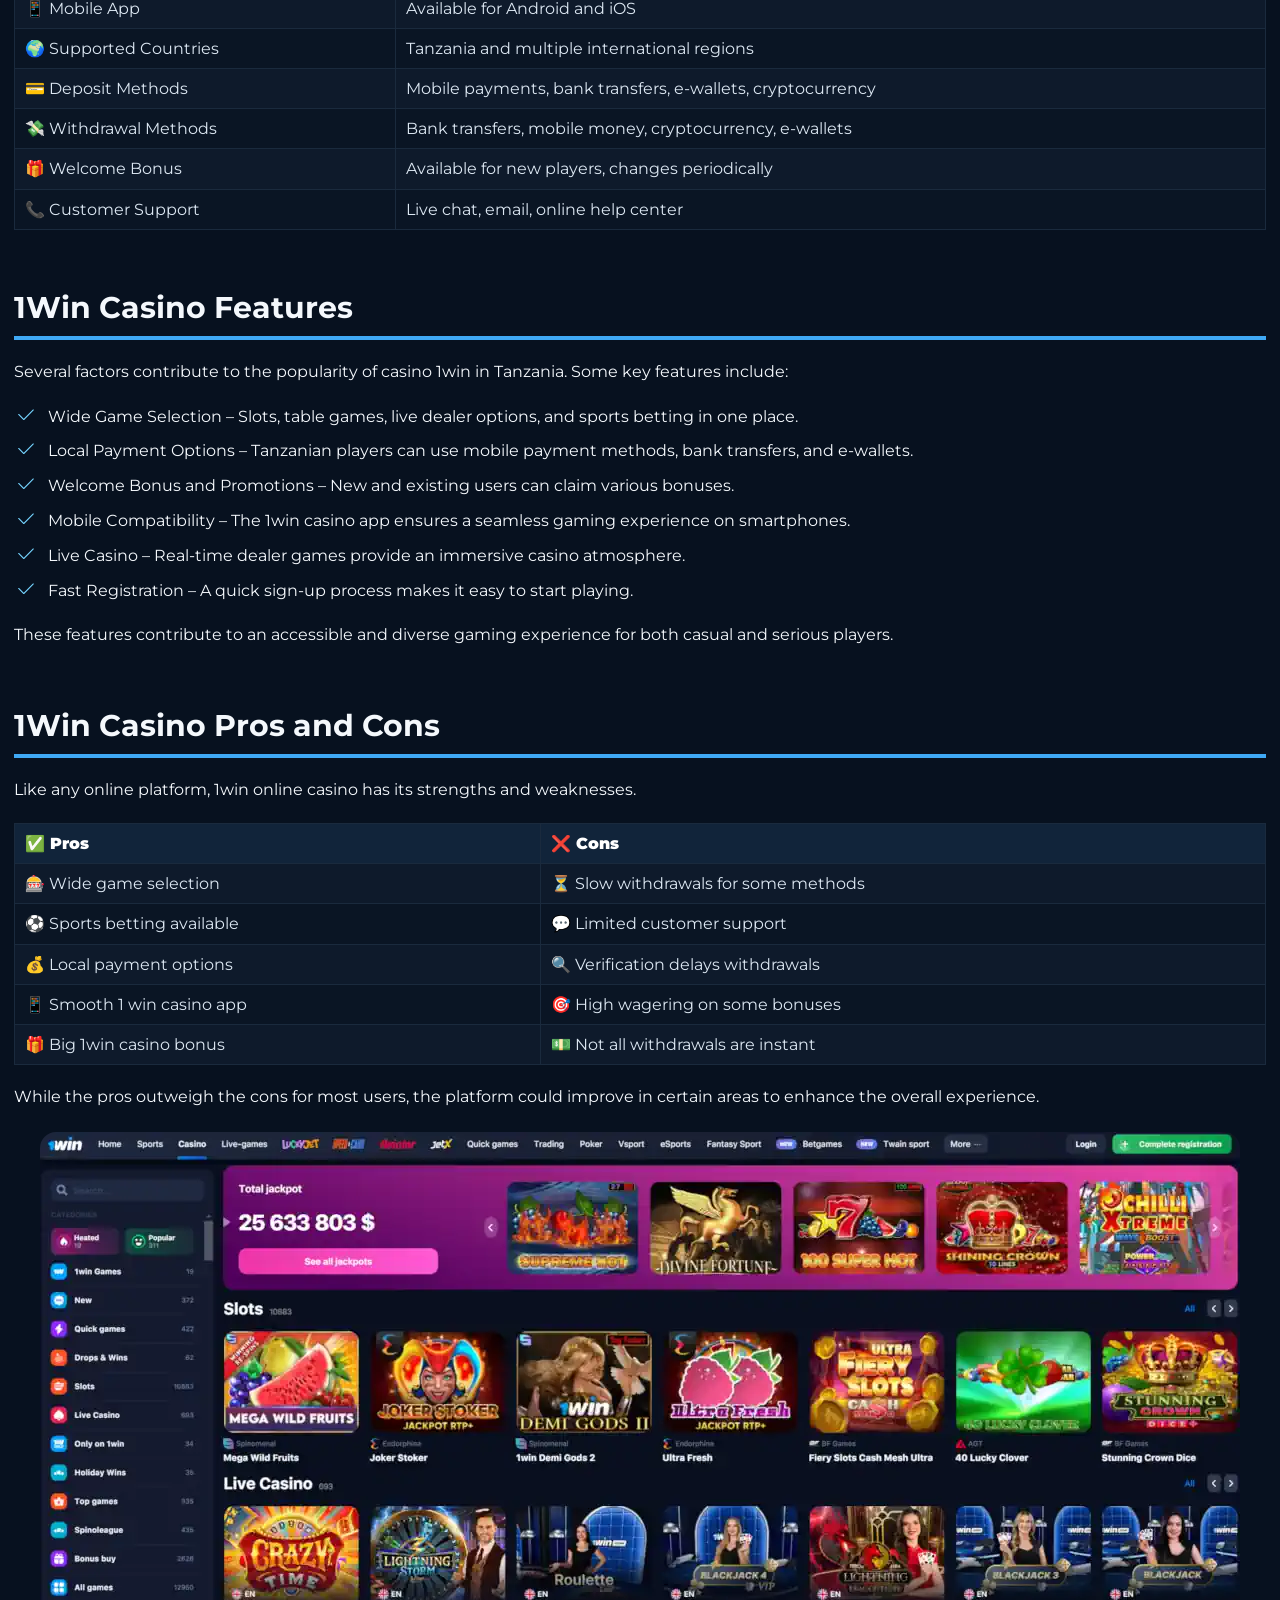
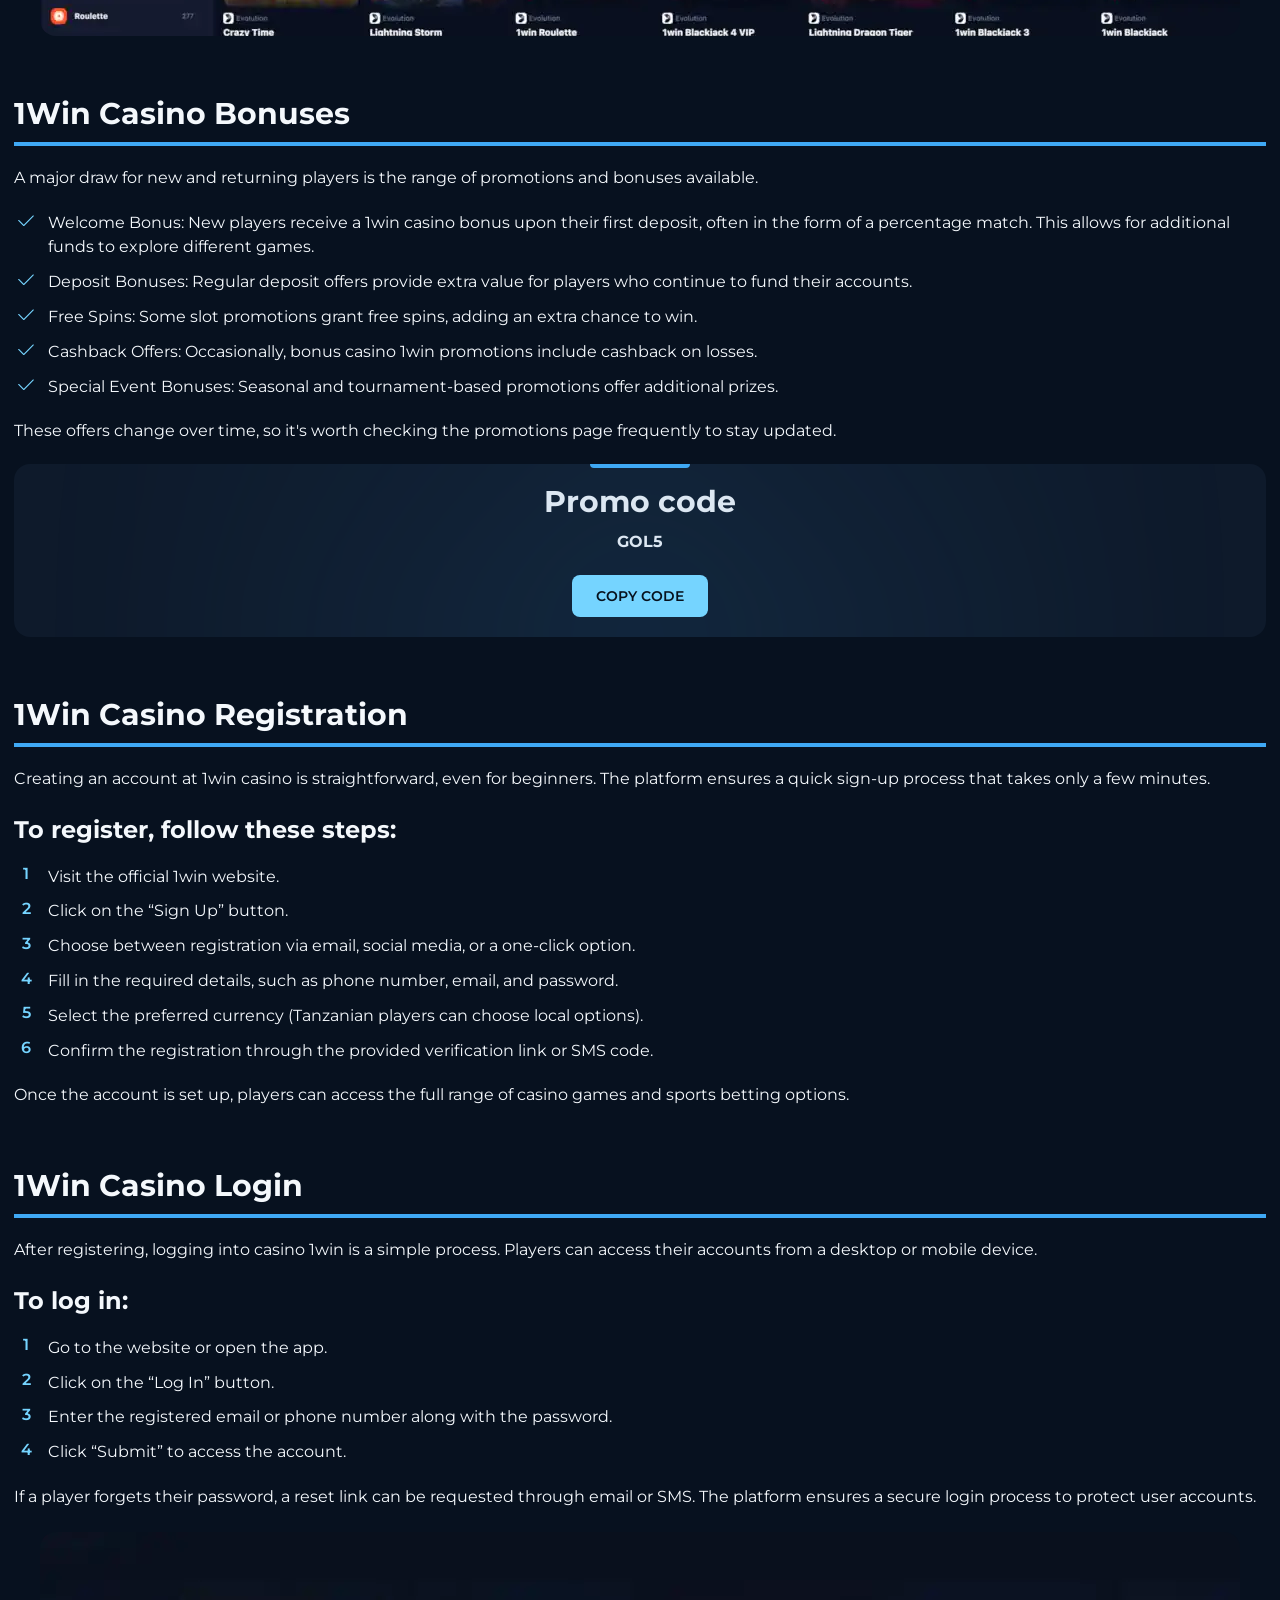
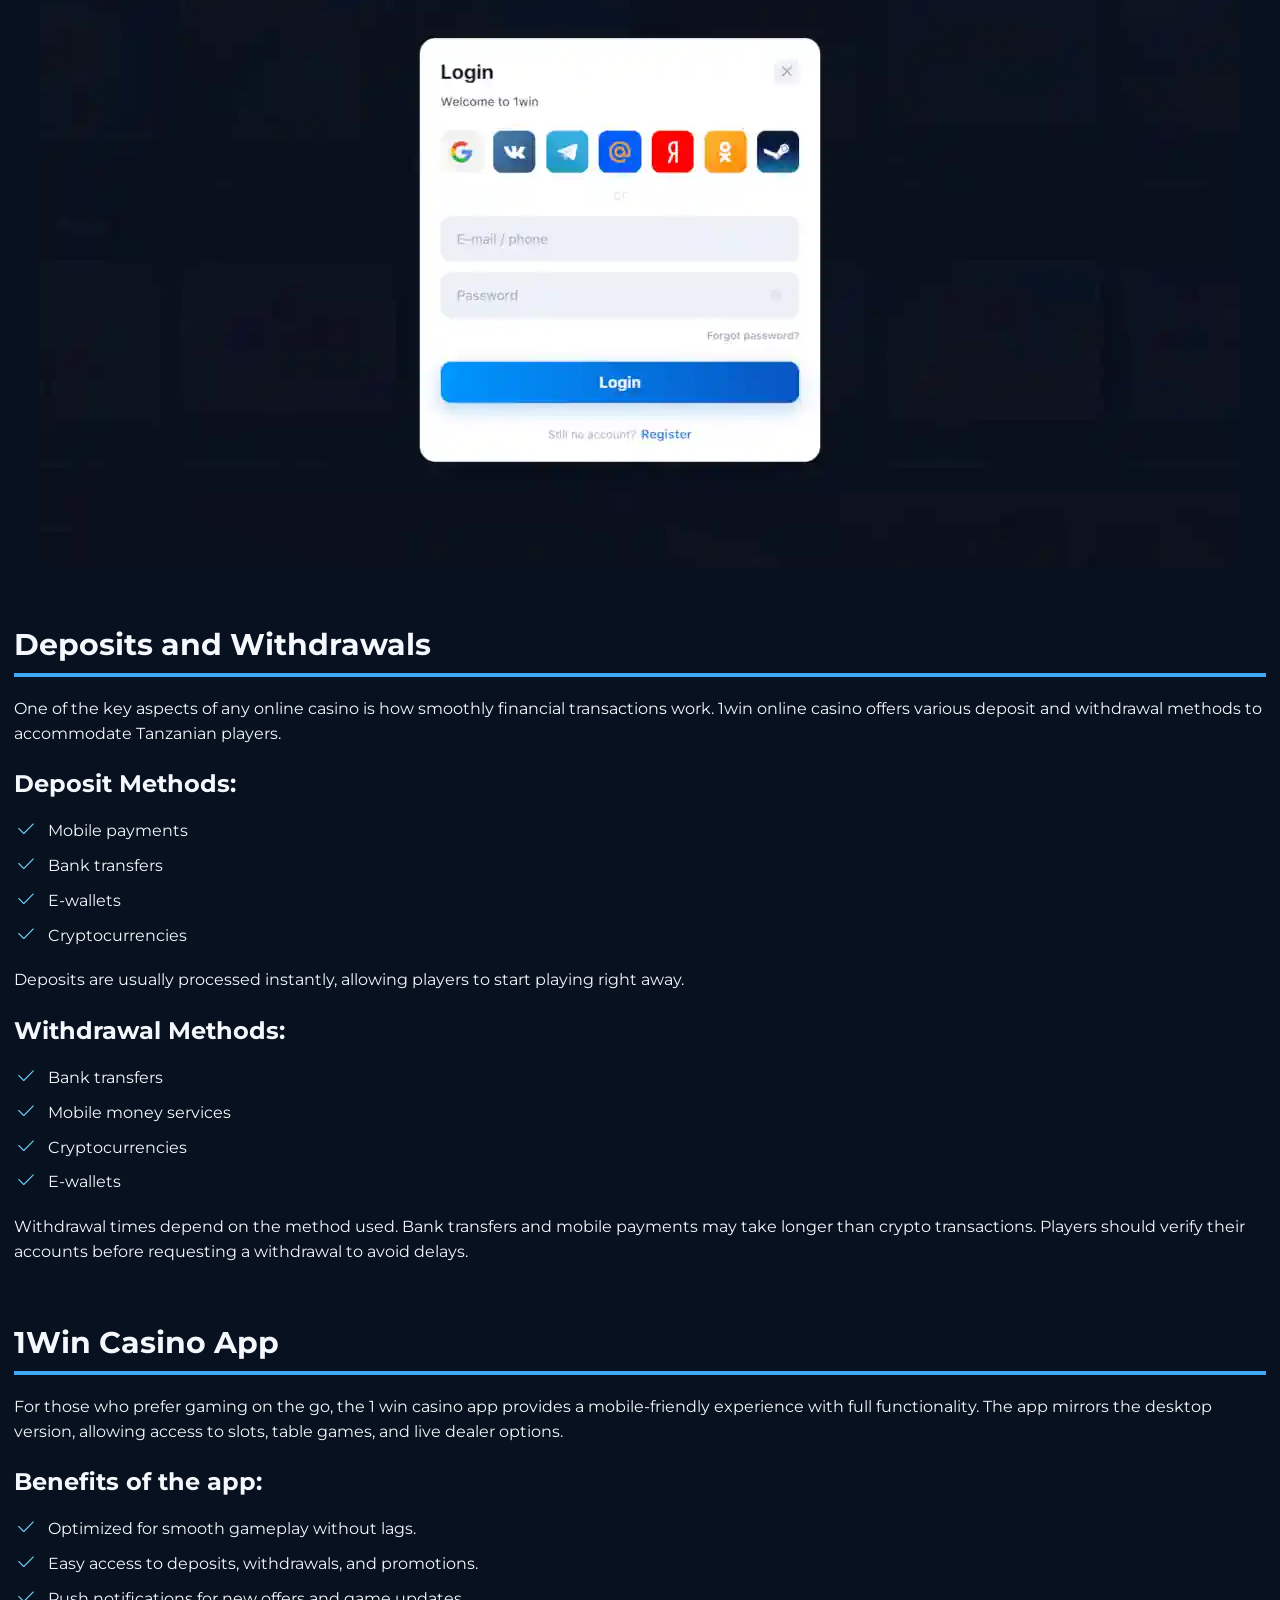
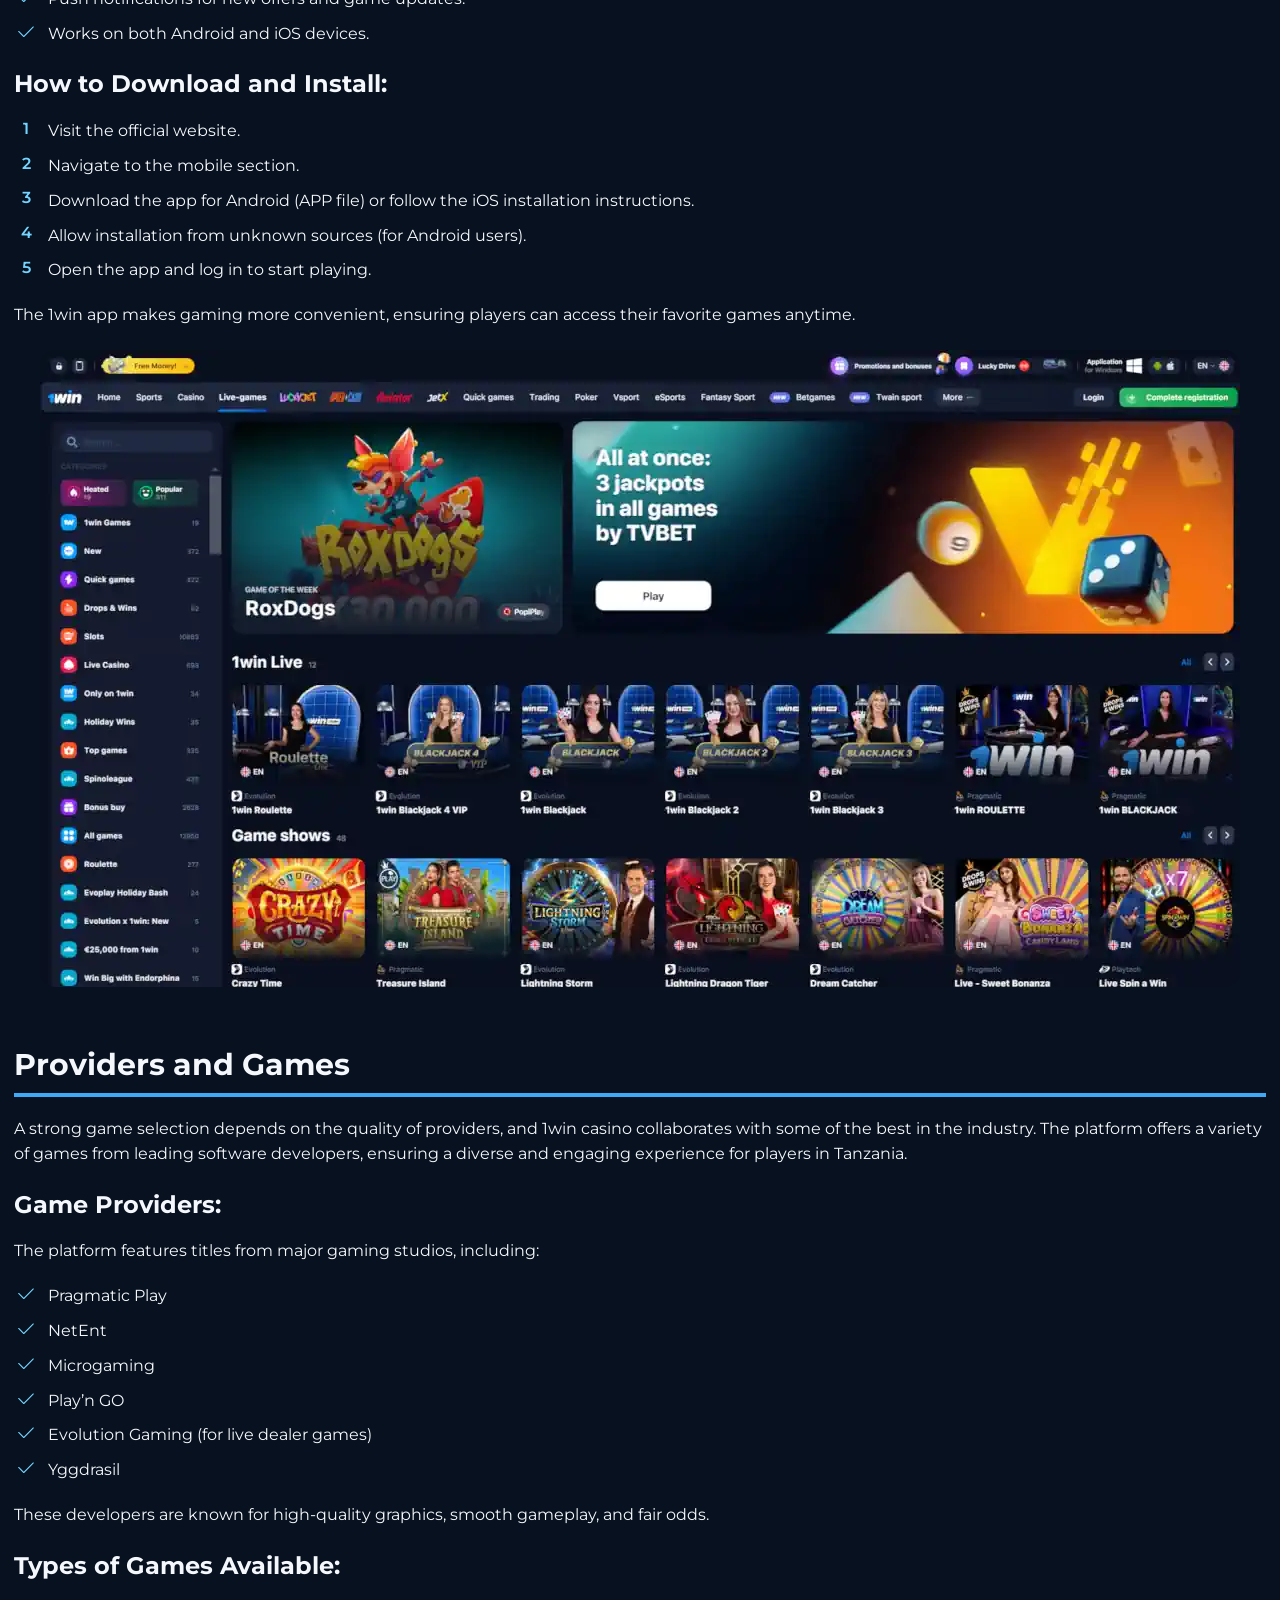
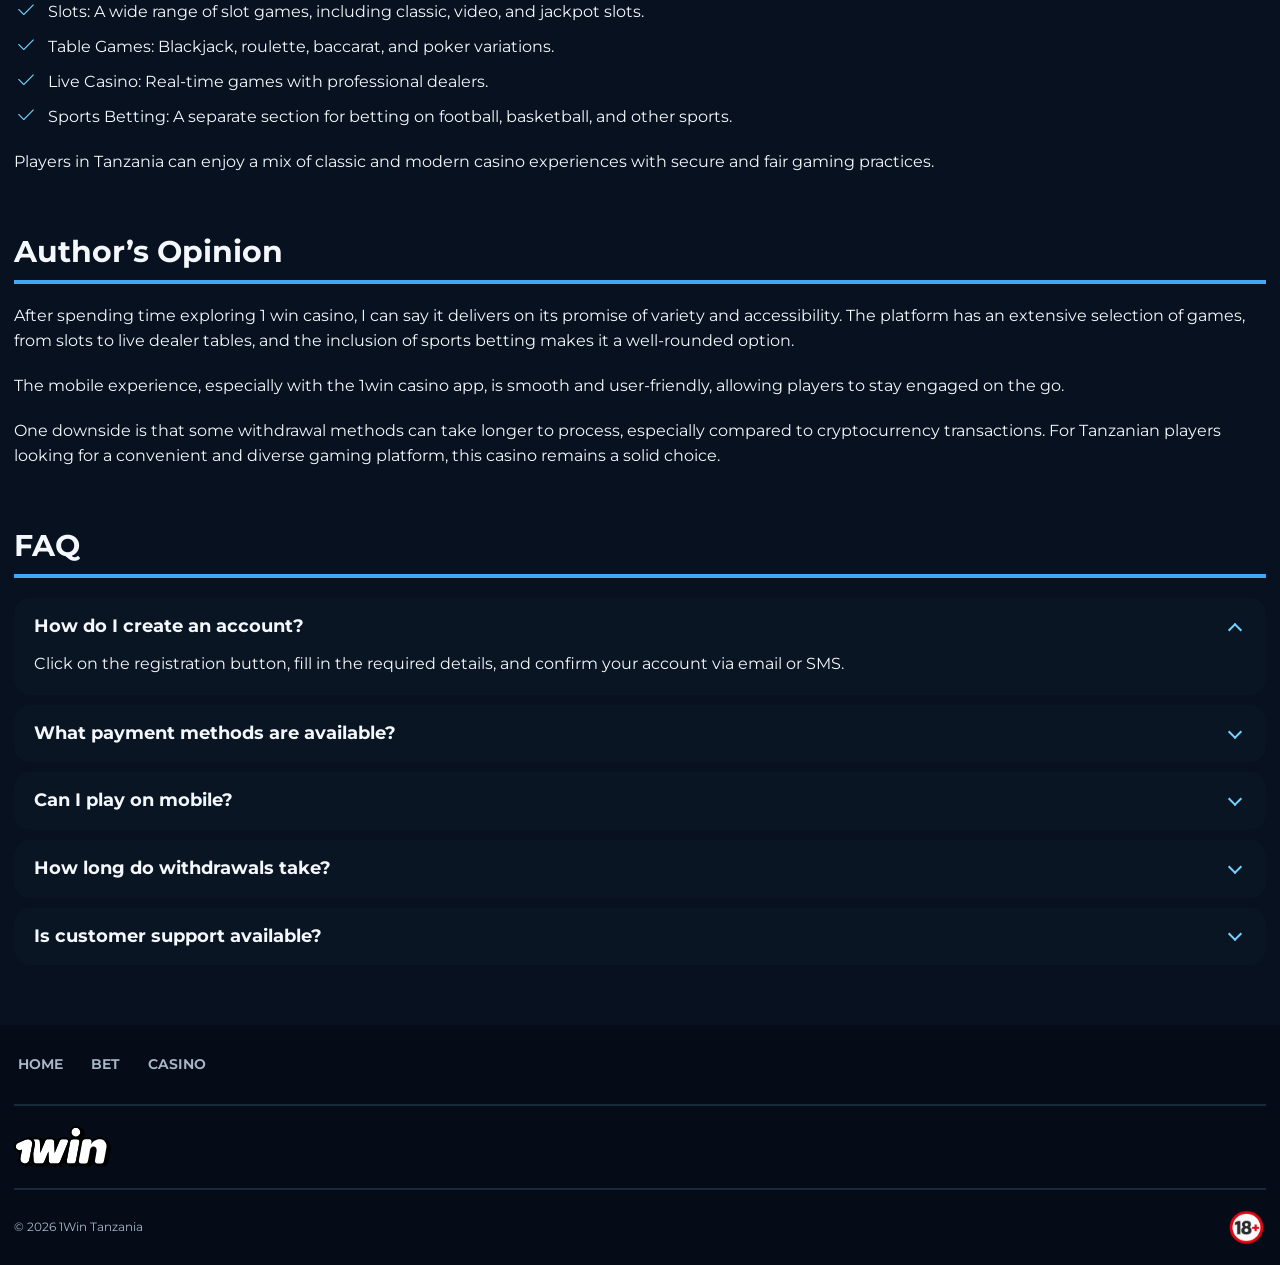
<file: casino/index.html>
<!doctype html>
<html lang="en-TZ">
  <head>
    <meta charset="utf-8" />
    <meta name="viewport" content="width=device-width, initial-scale=1" />
    <title>1Win Casino Play Online and Claim Your Bonus Today</title>
    <meta
      name="description"
      content="1Win Casino offers top slots, live games, and sports betting. Sign up now, claim your welcome bonus, and enjoy seamless gaming on any device."
    />
    <meta name="robots" content="noindex, nofollow" />
    <link rel="canonical" href="https://1-win.co.tz/casino/" />
    <link rel="alternate" hreflang="en-tz" href="https://1-win.co.tz/casino/" />
    <meta property="og:type" content="website" />
    <meta property="og:locale" content="en_TZ" />
    <meta property="og:site_name" content="1Win Tanzania" />
    <meta property="og:title" content="1Win Casino Play Online and Claim Your Bonus Today" />
    <meta
      property="og:description"
      content="1Win Casino offers top slots, live games, and sports betting. Sign up now, claim your welcome bonus, and enjoy seamless gaming on any device."
    />
    <meta property="og:url" content="https://1-win.co.tz/casino/" />
    <meta
      property="og:image"
      content="https://team-test-task.vercel.app/assets/content/casino/casino.webp"
    />
    <meta property="og:image:type" content="image/webp" />
    <meta property="og:image:width" content="1200" />
    <meta property="og:image:height" content="648" />
    <meta property="og:image:alt" content="1Win casino lobby with slots and game providers" />
    <meta name="twitter:card" content="summary_large_image" />
    <meta
      name="twitter:image"
      content="https://team-test-task.vercel.app/assets/content/casino/casino.webp"
    />
    <link rel="icon" href="../assets/theme/cropped-faviconV21-32x32.png" />
    <link rel="stylesheet" href="../assets/css/base.css" />
    <link rel="stylesheet" href="../assets/css/typography-and-layout.css" />
    <link rel="stylesheet" href="../assets/css/header.css" />
    <link rel="stylesheet" href="../assets/css/footer.css" />
    <link rel="stylesheet" href="../assets/css/page-content.css" />
    <link rel="stylesheet" href="../assets/css/games-and-bonuses.css" />
    <link rel="stylesheet" href="../assets/css/media-blocks.css" />
    <link rel="stylesheet" href="../assets/css/feature-components.css" />
    <link rel="stylesheet" href="../assets/site.css" />
    <script defer src="../assets/site.js"></script>
  </head>

  <body id="top">
    <header class="header">
      <div class="head-container">
        <div class="line-1">
          <div class="first-block">
            <div class="nav-block">
              <div class="logo"
                ><a class="custom-logo-link" href="../index.html" aria-label="1Win Tanzania home"
                  ><img
                    class="custom-logo"
                    src="../assets/theme/1win.svg"
                    alt="1Win"
                    width="116"
                    height="50" /></a
              ></div>
              <nav class="site-nav" aria-label="Primary">
                <ul>
                  <li><a href="../index.html">Home</a></li>
                  <li><a href="../bet/index.html">Bet</a></li>
                  <li><a href="../casino/index.html" aria-current="page">Casino</a></li>
                </ul>
              </nav>
            </div>
            <div class="menu-block"
              ><button
                class="menu-mobile-icon"
                id="menu-toggle"
                type="button"
                aria-label="Open menu"
                aria-controls="mobile-menu"
                aria-expanded="false"
                ><svg
                  aria-hidden="true"
                  class="icon-svg icon-svg--lg menu-toggle-icon"
                  viewBox="0 0 448 512"
                  xmlns="http://www.w3.org/2000/svg"
                >
                  <path
                    d="M0 96C0 78.3 14.3 64 32 64H416c17.7 0 32 14.3 32 32s-14.3 32-32 32H32C14.3 128 0 113.7 0 96zM0 256c0-17.7 14.3-32 32-32H416c17.7 0 32 14.3 32 32s-14.3 32-32 32H32c-17.7 0-32-14.3-32-32zM448 416c0 17.7-14.3 32-32 32H32c-17.7 0-32-14.3-32-32s14.3-32 32-32H416c17.7 0 32 14.3 32 32z"
                  ></path></svg></button
            ></div>
          </div>
        </div>
        <div class="mobile-menu" id="mobile-menu" hidden>
          <nav class="site-nav" aria-label="Mobile">
            <ul>
              <li><a href="../index.html">Home</a></li>
              <li><a href="../bet/index.html">Bet</a></li>
              <li><a href="../casino/index.html" aria-current="page">Casino</a></li>
            </ul>
          </nav>
        </div>
      </div>
    </header>
    <main class="page-content">
      <div class="hero">
        <div class="background"></div>
        <div class="text-block">
          <div class="top">
            <h1>1Win Casino Experience Exciting Games and Big Wins Today</h1>
            <div class="divider"></div>
          </div>
          <div class="intro">
            <p
              >Online gambling keeps growing worldwide, and Tanzania is no exception. Among the
              platforms gaining attention,
              <a href="../index.html"><strong>1win casino</strong></a> stands out.
            </p>
            <p
              >Whether you're into slots, live dealer games, or sports betting, it claims to offer a
              streamlined experience with a mix of modern features and promotions.
            </p>
            <p
              >But does it actually deliver? Let’s go through the details and see how it stacks up.
            </p>
          </div>
          <figure class="image-bg"
            ><img
              alt="1Win casino lobby with slots and game providers"
              decoding="async"
              fetchpriority="high"
              height="648"
              loading="eager"
              src="../assets/content/casino/casino.webp"
              width="1200"
          /></figure>
        </div>
      </div>
      <div class="container">
        <details class="contents">
          <summary>Table of contents</summary>
          <nav aria-label="Table of contents">
            <ol>
              <li><a href="#1win-casino">1Win Casino</a></li>
              <li><a href="#1win-casino-features">1Win Casino Features</a></li>
              <li><a href="#1win-casino-pros-and-cons">1Win Casino Pros and Cons</a></li>
              <li><a href="#1win-casino-bonuses">1Win Casino Bonuses</a></li>
              <li><a href="#1win-casino-registration">1Win Casino Registration</a></li>
              <li><a href="#1win-casino-login">1Win Casino Login</a></li>
              <li><a href="#deposits-and-withdrawals">Deposits and Withdrawals</a></li>
              <li><a href="#1win-casino-app">1Win Casino App</a></li>
              <li><a href="#providers-and-games">Providers and Games</a></li>
              <li><a href="#authors-opinion">Author’s Opinion</a></li>
              <li><a href="#faq">FAQ</a></li>
            </ol>
          </nav>
        </details>
        <section class="wp-block-hb-g-section article-section">
          <h2 id="1win-casino">1Win Casino</h2>
          <p
            >1win casino operates as an international online gaming platform, providing access to
            casino games, sports betting, and live dealer tables. The platform is designed to work
            across multiple devices, including desktops and mobile phones.</p
          >
          <p
            >Tanzanian players can register, deposit, and withdraw in local-friendly payment
            methods, making it convenient to use. With a range of slots, table games, and a live
            casino, the site caters to different types of gamblers. The sportsbook section also
            covers various international and local events.</p
          >
          <p
            >What makes 1win online casino appealing is its user-friendly layout and a
            straightforward sign-up process. With a focus on simplicity, even new players can
            navigate through the platform without much trouble.</p
          >
          <h3 id="1-win-casino-information">1-Win Casino Information</h3>
          <div class="table-wrap wp-block-table">
            <table>
              <thead>
                <tr>
                  <th scope="col"><strong>📌</strong><strong> Category</strong></th>
                  <th scope="col"><strong>ℹ️</strong><strong> Details</strong></th>
                </tr>
              </thead>
              <tbody>
                <tr>
                  <td>🏢 Company</td>
                  <td>1 Win</td>
                </tr>
                <tr>
                  <td>📅 Founded</td>
                  <td>2016</td>
                </tr>
                <tr>
                  <td>💵 Minimum Bet</td>
                  <td>Depends on the game, starting from $0.10</td>
                </tr>
                <tr>
                  <td>💰 Maximum Bet</td>
                  <td>Varies by game and provider</td>
                </tr>
                <tr>
                  <td>📱 Mobile App</td>
                  <td>Available for Android and iOS</td>
                </tr>
                <tr>
                  <td>🌍 Supported Countries</td>
                  <td>Tanzania and multiple international regions</td>
                </tr>
                <tr>
                  <td>💳 Deposit Methods</td>
                  <td>Mobile payments, bank transfers, e-wallets, cryptocurrency</td>
                </tr>
                <tr>
                  <td>💸 Withdrawal Methods</td>
                  <td>Bank transfers, mobile money, cryptocurrency, e-wallets</td>
                </tr>
                <tr>
                  <td>🎁 Welcome Bonus</td>
                  <td>Available for new players, changes periodically</td>
                </tr>
                <tr>
                  <td>📞 Customer Support</td>
                  <td>Live chat, email, online help center</td>
                </tr>
              </tbody>
            </table>
          </div>
        </section>
        <section class="wp-block-hb-g-section article-section">
          <h2 id="1win-casino-features">1Win Casino Features</h2>
          <p
            >Several factors contribute to the popularity of casino 1win in Tanzania. Some key
            features include:</p
          >
          <ul>
            <li
              >Wide Game Selection – Slots, table games, live dealer options, and sports betting in
              one place.</li
            >
            <li
              >Local Payment Options – Tanzanian players can use mobile payment methods, bank
              transfers, and e-wallets.</li
            >
            <li
              >Welcome Bonus and Promotions – New and existing users can claim various bonuses.</li
            >
            <li
              >Mobile Compatibility – The 1win casino app ensures a seamless gaming experience on
              smartphones.</li
            >
            <li>Live Casino – Real-time dealer games provide an immersive casino atmosphere.</li>
            <li>Fast Registration – A quick sign-up process makes it easy to start playing.</li>
          </ul>
          <p
            >These features contribute to an accessible and diverse gaming experience for both
            casual and serious players.</p
          >
        </section>
        <section class="wp-block-hb-g-section article-section">
          <h2 id="1win-casino-pros-and-cons">1Win Casino Pros and Cons</h2>
          <p>Like any online platform, 1win online casino has its strengths and weaknesses.</p>
          <div class="table-wrap wp-block-table">
            <table>
              <thead>
                <tr>
                  <th scope="col"><strong>✅</strong><strong> Pros</strong></th>
                  <th scope="col"><strong>❌</strong><strong> Cons</strong></th>
                </tr>
              </thead>
              <tbody>
                <tr>
                  <td>🎰 Wide game selection</td>
                  <td>⏳ Slow withdrawals for some methods</td>
                </tr>
                <tr>
                  <td>⚽ Sports betting available</td>
                  <td>💬 Limited customer support</td>
                </tr>
                <tr>
                  <td>💰 Local payment options</td>
                  <td>🔍 Verification delays withdrawals</td>
                </tr>
                <tr>
                  <td>📱 Smooth 1 win casino app</td>
                  <td>🎯 High wagering on some bonuses</td>
                </tr>
                <tr>
                  <td>🎁 Big 1win casino bonus</td>
                  <td>💵 Not all withdrawals are instant</td>
                </tr>
              </tbody>
            </table>
          </div>
          <p
            >While the pros outweigh the cons for most users, the platform could improve in certain
            areas to enhance the overall experience.</p
          >
          <figure class="article-image"
            ><img
              alt="Casino jackpots and popular slot games"
              decoding="async"
              height="504"
              loading="lazy"
              src="../assets/content/casino/casino-2.webp"
              width="1200"
          /></figure>
        </section>
        <section class="wp-block-hb-g-section article-section">
          <h2 id="1win-casino-bonuses">1Win Casino Bonuses</h2>
          <p
            >A major draw for new and returning players is the range of promotions and bonuses
            available.
          </p>
          <ul>
            <li
              >Welcome Bonus: New players receive a 1win casino bonus upon their first deposit,
              often in the form of a percentage match. This allows for additional funds to explore
              different games.</li
            >
            <li
              >Deposit Bonuses: Regular deposit offers provide extra value for players who continue
              to fund their accounts.</li
            >
            <li
              >Free Spins: Some slot promotions grant free spins, adding an extra chance to win.</li
            >
            <li
              >Cashback Offers: Occasionally, bonus casino 1win promotions include cashback on
              losses.</li
            >
            <li
              >Special Event Bonuses: Seasonal and tournament-based promotions offer additional
              prizes.</li
            >
          </ul>
          <p
            >These offers change over time, so it's worth checking the promotions page frequently to
            stay updated.</p
          >
          <aside class="promotion_section">
            <div class="line"></div>
            <div class="gradient"></div>
            <div class="text-block">
              <div class="head">Promo code</div>
              <div class="text"><strong>GOL5</strong></div>
            </div>
            <div class="promotion_content"
              ><button class="btn secondary-btn" id="copy-code" type="button">Copy code</button
              ><span class="sr-only" role="status" id="copy-result"></span
            ></div>
          </aside>
        </section>
        <section class="wp-block-hb-g-section article-section">
          <h2 id="1win-casino-registration">1Win Casino Registration</h2>
          <p
            >Creating an account at 1win casino is straightforward, even for beginners. The platform
            ensures a quick sign-up process that takes only a few minutes.</p
          >
          <h3 id="to-register-follow-these-steps">To register, follow these steps:</h3>
          <ol>
            <li>Visit the official 1win website.</li>
            <li>Click on the “Sign Up” button.</li>
            <li>Choose between registration via email, social media, or a one-click option.</li>
            <li>Fill in the required details, such as phone number, email, and password.</li>
            <li>Select the preferred currency (Tanzanian players can choose local options).</li>
            <li>Confirm the registration through the provided verification link or SMS code.</li>
          </ol>
          <p
            >Once the account is set up, players can access the full range of casino games and
            sports betting options.</p
          >
        </section>
        <section class="wp-block-hb-g-section article-section">
          <h2 id="1win-casino-login">1Win Casino Login</h2>
          <p
            >After registering, logging into casino 1win is a simple process. Players can access
            their accounts from a desktop or mobile device.</p
          >
          <h3 id="to-log-in">To log in:</h3>
          <ol>
            <li>Go to the website or open the app.</li>
            <li>Click on the “Log In” button.</li>
            <li>Enter the registered email or phone number along with the password.</li>
            <li>Click “Submit” to access the account.</li>
          </ol>
          <p
            >If a player forgets their password, a reset link can be requested through email or SMS.
            The platform ensures a secure login process to protect user accounts.</p
          >
          <figure class="article-image"
            ><img
              alt="1Win account login screen"
              decoding="async"
              height="635"
              loading="lazy"
              src="../assets/content/casino/login.webp"
              width="1200"
          /></figure>
        </section>
        <section class="wp-block-hb-g-section article-section">
          <h2 id="deposits-and-withdrawals">Deposits and Withdrawals</h2>
          <p
            >One of the key aspects of any online casino is how smoothly financial transactions
            work. 1win online casino offers various deposit and withdrawal methods to accommodate
            Tanzanian players.</p
          >
          <h3 id="deposit-methods">Deposit Methods:</h3>
          <ul>
            <li>Mobile payments</li>
            <li>Bank transfers</li>
            <li>E-wallets</li>
            <li>Cryptocurrencies</li>
          </ul>
          <p
            >Deposits are usually processed instantly, allowing players to start playing right
            away.</p
          >
          <h3 id="withdrawal-methods">Withdrawal Methods:</h3>
          <ul>
            <li>Bank transfers</li>
            <li>Mobile money services</li>
            <li>Cryptocurrencies</li>
            <li>E-wallets</li>
          </ul>
          <p
            >Withdrawal times depend on the method used. Bank transfers and mobile payments may take
            longer than crypto transactions. Players should verify their accounts before requesting
            a withdrawal to avoid delays.</p
          >
        </section>
        <section class="wp-block-hb-g-section article-section">
          <h2 id="1win-casino-app">1Win Casino App</h2>
          <p
            >For those who prefer gaming on the go, the 1 win casino app provides a mobile-friendly
            experience with full functionality. The app mirrors the desktop version, allowing access
            to slots, table games, and live dealer options.</p
          >
          <h3 id="benefits-of-the-app">Benefits of the app:</h3>
          <ul>
            <li>Optimized for smooth gameplay without lags.</li>
            <li>Easy access to deposits, withdrawals, and promotions.</li>
            <li>Push notifications for new offers and game updates.</li>
            <li>Works on both Android and iOS devices.</li>
          </ul>
          <h3 id="how-to-download-and-install">How to Download and Install:</h3>
          <ol>
            <li>Visit the official website.</li>
            <li>Navigate to the mobile section.</li>
            <li
              >Download the app for Android (APP file) or follow the iOS installation instructions.
            </li>
            <li>Allow installation from unknown sources (for Android users).</li>
            <li>Open the app and log in to start playing.</li>
          </ol>
          <p
            >The 1win app makes gaming more convenient, ensuring players can access their favorite
            games anytime.</p
          >
          <figure class="article-image"
            ><img
              alt="Live casino game selection"
              decoding="async"
              height="637"
              loading="lazy"
              src="../assets/content/casino/live-games.webp"
              width="1200"
          /></figure>
        </section>
        <section class="wp-block-hb-g-section article-section">
          <h2 id="providers-and-games">Providers and Games</h2>
          <p
            >A strong game selection depends on the quality of providers, and 1win casino
            collaborates with some of the best in the industry. The platform offers a variety of
            games from leading software developers, ensuring a diverse and engaging experience for
            players in Tanzania.
          </p>
          <h3 id="game-providers">Game Providers:</h3>
          <p>The platform features titles from major gaming studios, including:</p>
          <ul>
            <li>Pragmatic Play</li>
            <li>NetEnt</li>
            <li>Microgaming</li>
            <li>Play’n GO</li>
            <li>Evolution Gaming (for live dealer games)</li>
            <li>Yggdrasil</li>
          </ul>
          <p
            >These developers are known for high-quality graphics, smooth gameplay, and fair
            odds.</p
          >
          <h3 id="types-of-games-available">Types of Games Available:</h3>
          <ul>
            <li>Slots: A wide range of slot games, including classic, video, and jackpot slots.</li>
            <li>Table Games: Blackjack, roulette, baccarat, and poker variations.</li>
            <li>Live Casino: Real-time games with professional dealers.</li>
            <li
              >Sports Betting: A separate section for betting on football, basketball, and other
              sports.</li
            >
          </ul>
          <p
            >Players in Tanzania can enjoy a mix of classic and modern casino experiences with
            secure and fair gaming practices.</p
          >
        </section>
        <section class="wp-block-hb-g-section article-section">
          <h2 id="authors-opinion">Author’s Opinion</h2>
          <p
            >After spending time exploring 1 win casino, I can say it delivers on its promise of
            variety and accessibility. The platform has an extensive selection of games, from slots
            to live dealer tables, and the inclusion of sports betting makes it a well-rounded
            option.
          </p>
          <p
            >The mobile experience, especially with the 1win casino app, is smooth and
            user-friendly, allowing players to stay engaged on the go.</p
          >
          <p
            >One downside is that some withdrawal methods can take longer to process, especially
            compared to cryptocurrency transactions. For Tanzanian players looking for a convenient
            and diverse gaming platform, this casino remains a solid choice.</p
          >
        </section>
        <section class="wp-block-hb-g-section article-section">
          <h2 id="faq">FAQ</h2>
          <details class="faq-item" open="">
            <summary>
              <h3 id="how-do-i-create-an-account">How do I create an account?</h3>
            </summary>
            <p
              >Click on the registration button, fill in the required details, and confirm your
              account via email or SMS.</p
            >
          </details>
          <details class="faq-item">
            <summary>
              <h3 id="what-payment-methods-are-available">What payment methods are available?</h3>
            </summary>
            <p
              >Deposits and withdrawals can be made through mobile money, bank transfers, e-wallets,
              and cryptocurrencies.</p
            >
          </details>
          <details class="faq-item">
            <summary>
              <h3 id="can-i-play-on-mobile">Can I play on mobile?</h3>
            </summary>
            <p>Yes, the mobile site and app provide full access to games and account features.</p>
          </details>
          <details class="faq-item">
            <summary>
              <h3 id="how-long-do-withdrawals-take">How long do withdrawals take?</h3>
            </summary>
            <p
              >Processing times depend on the method used. Bank transfers may take longer than
              e-wallets or crypto.</p
            >
          </details>
          <details class="faq-item">
            <summary>
              <h3 id="is-customer-support-available">Is customer support available?</h3>
            </summary>
            <p
              >Yes, support is available via live chat, email, and phone, depending on the
              region.</p
            >
          </details>
        </section>
      </div>
    </main>
    <footer class="footer">
      <div class="container">
        <div class="footer-container">
          <div class="links">
            <nav class="footer-nav" aria-label="Footer">
              <ul>
                <li><a href="../index.html">Home</a></li>
                <li><a href="../bet/index.html">Bet</a></li>
                <li><a href="../casino/index.html" aria-current="page">Casino</a></li>
              </ul>
            </nav>
          </div>
          <div class="divider"></div>
          <div class="links-2">
            <div class="logo"
              ><a class="custom-logo-link" href="../index.html" aria-label="1Win Tanzania home"
                ><img
                  class="custom-logo"
                  src="../assets/theme/1win.svg"
                  alt="1Win"
                  width="116"
                  height="50"
              /></a>
            </div>
          </div>
          <div class="divider"></div>
          <div class="footer-bottom">
            <div class="text">&copy; 2026 1Win Tanzania</div>
            <div class="icons">
              <div class="item"
                ><img src="../assets/theme/18.webp" alt="18+" width="40" height="40"
              /></div>
            </div>
          </div>
        </div>
      </div>
      <a class="arrow-up" href="#top" aria-label="Back to top" hidden
        ><svg
          aria-hidden="true"
          class="icon-svg icon-svg--lg"
          viewBox="0 0 384 512"
          xmlns="http://www.w3.org/2000/svg"
        >
          <path
            d="M209.4 39.4C204.8 34.7 198.6 32 192 32s-12.8 2.7-17.4 7.4l-168 176c-9.2 9.6-8.8 24.8 .8 33.9s24.8 8.8 33.9-.8L168 115.9V456c0 13.3 10.7 24 24 24s24-10.7 24-24V115.9L342.6 248.6c9.2 9.6 24.3 9.9 33.9 .8s9.9-24.3 .8-33.9l-168-176z"
          ></path></svg
      ></a>
    </footer>
  </body>
</html>
</file>
<file: assets/css/base.css>
.change-geo {
  position: relative;
  display: flex;
  gap: 4px;
  align-items: center;
  padding: 10px 12px;
  border: 2px solid var(--j-header-and-footer-secondary-text);
  border-radius: var(--j-rounded-medium);
  cursor: pointer;
  width: fit-content;
  z-index: 3;
}
.change-geo svg {
  transition: transform 0.3s ease;
}
.change-geo .sub-menu {
  display: none;
  flex-direction: column;
  position: absolute;
  top: calc(100%);
  left: 0;
  padding: 0;
  width: fit-content;
  z-index: 10;
  border-radius: var(--j-rounded-medium);
}
.change-geo ul {
  margin: 0;
}
.change-geo .sub-menu li:first-child {
  padding-top: 20px;
  margin-top: 8px;
  border-top: 2px solid var(--j-header-and-footer-secondary-text);
  border-top-left-radius: var(--j-rounded-medium);
  border-top-right-radius: var(--j-rounded-medium);
}
.change-geo .sub-menu li:last-child {
  padding-bottom: 20px;
  border-bottom: 2px solid var(--j-header-and-footer-secondary-text);
  border-bottom-left-radius: var(--j-rounded-medium);
  border-bottom-right-radius: var(--j-rounded-medium);
}
.change-geo .sub-menu li {
  padding: 6px 17px 6px 12px;
  text-transform: uppercase;
  border-right: 2px solid var(--j-header-and-footer-secondary-text);
  border-left: 2px solid var(--j-header-and-footer-secondary-text);
  background: var(--j-header-color);
}
.change-geo .sub-menu li a {
  display: flex;
  align-items: center;
  width: max-content;
  gap: 4px;
  font-weight: 600;
  font-size: 14px;
  color: var(--j-header-and-footer-text);
  transition: color 0.3s ease;
}
.change-geo .sub-menu li a:hover {
  color: var(--j-buttons-accent-bg);
}
.change-geo .sub-menu li a svg {
  width: 21px;
  height: 21px;
}
.change-geo span {
  font-size: 14px;
  font-weight: 600;
  line-height: 18.2px;
  text-align: left;
  text-transform: uppercase;
}
.change-geo img {
  width: 22px;
  height: 22px;
  border-radius: 50%;
}
*,
:after,
:before {
  box-sizing: border-box;
}
:root {
  --j-p-margin-bottom: 20px;
  --j-list-margin-bottom: 20px;
}
@media (prefers-reduced-motion: no-preference) {
  :root {
    scroll-behavior: smooth;
  }
}
html {
  margin: 0 !important;
}
body {
  min-width: 320px;
  overflow-x: hidden;
  -webkit-text-size-adjust: 100%;
  -webkit-tap-highlight-color: rgba(0, 0, 0, 0);
}
hr {
  background-color: currentColor;
  border: 0;
  color: #d5d5d5;
  margin: 0 0 20px;
  margin: 0 0 var(--j-p-margin-bottom);
  opacity: 0.25;
}
hr:not([size]) {
  height: 4px;
}
h1,
h2,
h3,
h4,
h5,
h6 {
  font-weight: 500;
  line-height: 1.2;
  margin-bottom: 20px;
  margin-top: 0;
}
abbr[data-bs-original-title],
abbr[title] {
  cursor: help;
  -webkit-text-decoration: underline dotted;
  text-decoration: underline dotted;
  -webkit-text-decoration-skip-ink: none;
  text-decoration-skip-ink: none;
}
address {
  font-style: normal;
  line-height: inherit;
  margin-bottom: 20px;
  margin-bottom: var(--j-p-margin-bottom);
}
ol,
ul {
  list-style: none;
  margin-bottom: 20px;
  margin-bottom: var(--j-list-margin-bottom);
  padding-left: 0;
}
dl,
ol,
ul {
  margin-bottom: 20px;
  margin-bottom: var(--j-p-margin-bottom);
  margin-top: 0;
}
ol ol,
ol ul,
ul ol,
ul ul {
  margin-bottom: 0;
}
dt {
  font-weight: 700;
}
dd {
  margin-bottom: 20px;
  margin-bottom: var(--j-p-margin-bottom);
  margin-left: 0;
}
blockquote {
  margin: 0 0 20px;
  margin: 0 0 var(--j-p-margin-bottom);
}
b,
strong {
  font-weight: bolder;
}
small {
  font-size: 0.875em;
}
mark {
  background-color: #fcf8e3;
  padding: 0.2em;
}
sub,
sup {
  font-size: 0.75em;
  line-height: 0;
  position: relative;
  vertical-align: baseline;
}
sub {
  bottom: -0.25em;
}
sup {
  top: -0.5em;
}
a {
  text-decoration: none !important;
}
a:not([href]):not([class]),
a:not([href]):not([class]):hover {
  color: inherit;
  text-decoration: none;
}
code,
kbd,
pre,
samp {
  direction: ltr;
  font-size: 1em;
  unicode-bidi: bidi-override;
}
pre {
  display: block;
  font-size: 0.875em;
  margin-bottom: 20px;
  margin-bottom: var(--j-p-margin-bottom);
  margin-top: 0;
  overflow: auto;
}
pre code {
  color: inherit;
  font-size: inherit;
  word-break: normal;
}
code {
  color: #d63384;
  font-size: 0.875em;
  word-wrap: break-word;
}
a > code {
  color: inherit;
}
kbd {
  background-color: #212529;
  border-radius: 6px;
  border-radius: var(--j-rounded-small);
  color: #fff;
  font-size: 0.875em;
  padding: 0.2rem 0.4rem;
}
kbd kbd {
  font-size: 1em;
  font-weight: 700;
  padding: 0;
}
figure {
  margin: 0 0 20px;
  margin: 0 0 var(--j-p-margin-bottom);
}
img,
svg {
  height: auto;
  max-width: 100%;
  vertical-align: middle;
}
table {
  border-collapse: collapse;
  caption-side: bottom;
}
caption {
  color: #6c757d;
  padding-bottom: 0.5rem;
  padding-top: 0.5rem;
  text-align: left;
}
th {
  text-align: inherit;
  text-align: -webkit-match-parent;
}
tbody,
td,
tfoot,
th,
thead,
tr {
  border: 0 solid;
  border-color: inherit;
}
label {
  display: inline-block;
}
button {
  border-radius: 0;
}
button:focus:not(:focus-visible) {
  outline: 0;
}
button,
input,
optgroup,
select,
textarea {
  font-size: inherit;
  line-height: inherit;
  margin: 0;
}
button,
select {
  text-transform: none;
}
[role="button"] {
  cursor: pointer;
}
select {
  word-wrap: normal;
}
select:disabled {
  opacity: 1;
}
[list]::-webkit-calendar-picker-indicator {
  display: none;
}
[type="button"],
[type="reset"],
[type="submit"],
button {
  -webkit-appearance: button;
}
[type="button"]:not(:disabled),
[type="reset"]:not(:disabled),
[type="submit"]:not(:disabled),
button:not(:disabled) {
  cursor: pointer;
}
::-moz-focus-inner {
  border-style: none;
  padding: 0;
}
textarea {
  resize: vertical;
}
fieldset {
  border: 0;
  margin: 0;
  min-width: 0;
  padding: 0;
}
legend {
  float: left;
  font-size: calc(1.275rem + 0.3vw);
  line-height: inherit;
  margin-bottom: 20px;
  margin-bottom: var(--j-p-margin-bottom);
  padding: 0;
  width: 100%;
}
@media (min-width: 1200px) {
  legend {
    font-size: 1.5rem;
  }
}
legend + * {
  clear: left;
}
::-webkit-datetime-edit-day-field,
::-webkit-datetime-edit-fields-wrapper,
::-webkit-datetime-edit-hour-field,
::-webkit-datetime-edit-minute,
::-webkit-datetime-edit-month-field,
::-webkit-datetime-edit-text,
::-webkit-datetime-edit-year-field {
  padding: 0;
}
::-webkit-inner-spin-button {
  height: auto;
}
[type="search"] {
  -webkit-appearance: textfield;
  outline-offset: -2px;
}
::-webkit-search-decoration {
  -webkit-appearance: none;
}
::-webkit-color-swatch-wrapper {
  padding: 0;
}
::file-selector-button {
  font: inherit;
}
::-webkit-file-upload-button {
  -webkit-appearance: button;
  font: inherit;
}
output {
  display: inline-block;
}
iframe {
  border: 0;
}
summary {
  cursor: pointer;
  display: list-item;
}
progress {
  vertical-align: baseline;
}
[hidden] {
  display: none !important;
}
button {
  background-color: transparent;
  border: none;
  cursor: pointer;
  font-size: inherit;
  font-style: inherit;
  font-weight: inherit;
  line-height: normal;
  outline: inherit;
  padding: 0;
  -webkit-user-select: none;
  -moz-user-select: none;
  user-select: none;
  vertical-align: middle;
  white-space: nowrap;
}
p {
  margin-bottom: 20px;
  margin-bottom: var(--j-p-margin-bottom);
  margin-top: 0;
}
</file>
<file: assets/css/typography-and-layout.css>
@font-face {
  font-display: swap;
  font-family: Montserrat;
  font-style: italic;
  font-weight: 100 900;
  src: url("../theme/montserrat-italic-latin-ext.woff2") format("woff2");
  unicode-range:
    u+0100-02af, u+0304, u+0308, u+0329, u+1e00-1e9f, u+1ef2-1eff, u+2020, u+20a0-20ab, u+20ad-20c0,
    u+2113, u+2c60-2c7f, u+a720-a7ff;
}
@font-face {
  font-display: swap;
  font-family: Montserrat;
  font-style: italic;
  font-weight: 100 900;
  src: url("../theme/montserrat-italic-latin.woff2") format("woff2");
  unicode-range:
    u+00??, u+0131, u+0152-0153, u+02bb-02bc, u+02c6, u+02da, u+02dc, u+0304, u+0308, u+0329,
    u+2000-206f, u+2074, u+20ac, u+2122, u+2191, u+2193, u+2212, u+2215, u+feff, u+fffd;
}
@font-face {
  font-display: swap;
  font-family: Montserrat;
  font-style: normal;
  font-weight: 100 900;
  src: url("../theme/montserrat-regular-latin-ext.woff2") format("woff2");
  unicode-range:
    u+0100-02af, u+0304, u+0308, u+0329, u+1e00-1e9f, u+1ef2-1eff, u+2020, u+20a0-20ab, u+20ad-20c0,
    u+2113, u+2c60-2c7f, u+a720-a7ff;
}
@font-face {
  font-display: swap;
  font-family: Montserrat;
  font-style: normal;
  font-weight: 100 900;
  src: url("../theme/montserrat-regular-latin.woff2") format("woff2");
  unicode-range:
    u+00??, u+0131, u+0152-0153, u+02bb-02bc, u+02c6, u+02da, u+02dc, u+0304, u+0308, u+0329,
    u+2000-206f, u+2074, u+20ac, u+2122, u+2191, u+2193, u+2212, u+2215, u+feff, u+fffd;
}
.icon-svg {
  display: inline-block;
  fill: currentColor;
  height: 1em;
  vertical-align: -0.125em;
  width: 1em;
}
.icon-svg.icon-svg--stroke,
.icon-svg.icon-svg--stroke circle,
.icon-svg.icon-svg--stroke line,
.icon-svg.icon-svg--stroke path,
.icon-svg.icon-svg--stroke polygon,
.icon-svg.icon-svg--stroke polyline,
.icon-svg.icon-svg--stroke rect,
svg.feature-item-icon,
svg.feature-item-icon circle,
svg.feature-item-icon line,
svg.feature-item-icon path,
svg.feature-item-icon polygon,
svg.feature-item-icon polyline,
svg.feature-item-icon rect,
svg.menu-item-icon,
svg.menu-item-icon circle,
svg.menu-item-icon line,
svg.menu-item-icon path,
svg.menu-item-icon polygon,
svg.menu-item-icon polyline,
svg.menu-item-icon rect {
  fill: none;
  stroke: currentColor;
}
.icon-svg.icon-svg--fill,
.icon-svg.icon-svg--fill circle,
.icon-svg.icon-svg--fill line,
.icon-svg.icon-svg--fill path,
.icon-svg.icon-svg--fill polygon,
.icon-svg.icon-svg--fill polyline,
.icon-svg.icon-svg--fill rect,
svg.tab-item-icon,
svg.tab-item-icon circle,
svg.tab-item-icon line,
svg.tab-item-icon path,
svg.tab-item-icon polygon,
svg.tab-item-icon polyline,
svg.tab-item-icon rect {
  fill: currentColor;
  stroke: none;
}
.icon-svg--lg {
  height: 1.25em;
  width: 1.25em;
}
.icon-svg--xl {
  height: 1.5em;
  width: 1.5em;
}
.icon-svg--2xl {
  height: 2em;
  width: 2em;
}
:root {
  --j-margin-section: 60px;
  --j-margin-section-mob: 30px;
  --j-margin-block: 40px;
  --j-margin-block-mob: 28px;
  --j-accent-color: #3d63f1;
  --j-secondary-color: #00c868;
  --j-header-color: #0d1428;
  --j-footer-color: #0d1428;
  --j-header-and-footer-text: #fff;
  --j-header-and-footer-secondary-text: #3f4a69;
  --j-footer-text: #fff;
  --j-footer-divider: #3f4a69;
  --j-header-divider: #3f4a69;
  --j-menu-text: #fff;
  --j-menu-accent: #3d63f1;
  --j-text-color: #fff;
  --j-bg-color: #090e1a;
  --j-blocks-color: #0d1428;
  --j-text-blocks-color: #fff;
  --j-style1-color: #1d273f;
  --j-banners-color: #090909;
  --j-text-banners-color: #fff;
  --j-buttons-accent-bg: #3d63f1;
  --j-buttons-accent-bg-hover: #3d63f1;
  --j-buttons-accent-color: #fff;
  --j-buttons-secondary-bg: #00c868;
  --j-buttons-secondary-bg-hover: #00c868;
  --j-buttons-secondary-color: #fff;
  --j-buttons-style1-bg: #444e66;
  --j-buttons-style1-bg-hover: #444e66;
  --j-buttons-style1-color: #fff;
  --j-buttons-style2-bg: #fff;
  --j-buttons-style2-bg-hover: #fff;
  --j-buttons-style2-color: #000;
  --j-rounded-large: 16px;
  --j-rounded-medium: 8px;
  --j-rounded-small: 6px;
  --j-rounded-button: 8px;
  --j-text-size: 16px;
  --j-text-size-secondary: 14px;
}
body {
  background: #090e1a;
  background: var(--j-bg-color);
  color: #fff;
  color: var(--j-text-color);
  font-family: Montserrat, sans-serif;
  font-size: 16px;
  font-size: var(--j-text-size);
  line-height: 130%;
  margin: 0;
}
h1,
h2,
h3,
h4,
h5,
li {
  margin: 0;
  padding: 0;
}
h1,
h2,
h3,
h4,
h5 {
  font-weight: 700;
  line-height: 120%;
  margin-bottom: 20px;
}
h1 {
  font-size: 38px;
  text-transform: uppercase;
}
h2 {
  border-bottom: 4px solid #3d63f1;
  border-bottom: 4px solid var(--j-accent-color);
  font-size: 30px;
  padding-bottom: 10px;
  width: 100%;
}
h3 {
  font-size: 24px;
}
h4 {
  font-size: 22px;
}
h5 {
  font-size: 18px;
}
.container {
  margin: auto;
  max-width: 1300px;
  padding-bottom: 0;
  padding-left: 14px;
  padding-right: 14px;
  width: 100%;
}
::-webkit-scrollbar {
  background: 0 0;
  width: 4px;
}
::-webkit-scrollbar-thumb {
  background: #3d63f1;
  background: var(--j-buttons-accent-bg);
}
@media (max-width: 1199px) {
  h1 {
    font-size: 28px;
  }

  h2 {
    font-size: 24px;
  }

  h3 {
    font-size: 20px;
  }

  h4 {
    font-size: 18px;
  }

  h5 {
    font-size: 16px;
  }
}
a {
  color: #00c868;
  color: var(--j-buttons-secondary-bg);
  transition: color 0.3s ease;
}
a:hover {
  color: #00c868;
  color: var(--j-buttons-secondary-bg-hover);
}
</file>
<file: assets/css/header.css>
header.header {
  align-items: center;
  background: #0d1428;
  background: var(--j-header-color);
  color: #fff;
  color: var(--j-header-and-footer-text);
  display: flex;
  flex-direction: column;
  left: 0;
  overflow: visible;
  padding: 14px;
  position: sticky;
  top: 0;
  z-index: 1000;
}
header.header.shadow {
  box-shadow: 0 8px 20px 0 rgba(0, 0, 0, 0.25);
}
header.header ul {
  margin: 0;
}
header.header .head-container {
  display: flex;
  flex-direction: column;
  gap: 14px;
  margin: 0 auto;
  max-width: 1300px;
  width: -webkit-fill-available;
}
header.header .logo {
  max-width: 175px;
}
header.header .logo img {
  max-height: 50px;
}
header.header .line-1 {
  display: flex;
  flex-direction: row;
  gap: 20px;
  justify-content: space-between;
}
header.header .line-1 .first-block {
  display: flex;
  justify-content: space-between;
  width: -webkit-fill-available;
}
header.header .line-1 .first-block > div {
  display: flex;
  gap: 20px;
}
header.header .line-1 .first-block .nav-block {
  width: -webkit-fill-available;
}
header.header .line-1 .nav {
  align-items: center;
  display: flex;
  gap: 10px;
  max-width: 70%;
  width: -webkit-fill-available;
}
header.header .line-1 .nav > ul {
  display: flex;
  flex-direction: row;
  gap: 10px;
}
header.header .nav > ul li {
  position: relative;
}
header.header .nav > ul li .border {
  border: 2px solid #fff;
  border: 2px solid var(--j-menu-text);
  border-radius: 8px;
  border-radius: var(--j-rounded-medium);
  height: 100%;
  position: absolute;
  transition: border-color 0.3s ease;
  width: 100%;
}
header.header .nav > ul li:hover .border {
  border-color: #3d63f1;
  border-color: var(--j-menu-accent);
}
header.header .nav > ul > li:hover > a {
  color: #3d63f1;
  color: var(--j-menu-accent);
}
header.header .nav > ul li .sub-menu .border {
  display: none;
}
header.header .nav ul li .arrow {
  align-items: center;
  cursor: pointer;
  display: flex;
  height: 20px;
  justify-content: center;
  padding-right: 12px;
  position: absolute;
  right: 0;
  top: 0;
  transform: translateY(-50%);
  width: 20px;
  z-index: 5;
}
header.header .nav ul li .arrow svg {
  color: #fff;
  color: var(--j-menu-text);
  transition: transform 0.3s ease;
}
header.header .nav > ul > li > a .menu-item-icon {
  flex-shrink: 0;
}
header.header .nav > ul > li > a svg.menu-item-icon {
  height: 1.15em;
  max-height: 18px;
  width: auto;
}
header.header .nav > ul > li > a img.menu-item-icon {
  height: 1.15em;
  max-height: 18px;
  -o-object-fit: contain;
  object-fit: contain;
  width: auto;
}
header.header .nav > ul > li > a {
  align-items: center;
  background: 0 0;
  color: #fff;
  color: var(--j-menu-text);
  display: flex;
  flex-direction: row;
  font-size: 14px;
  font-weight: 600;
  gap: 6px;
  line-height: 18.2px;
  padding: 12px;
  position: relative;
  text-transform: uppercase;
  transition: color 0.3s ease;
  z-index: 2;
}
header.header .nav > ul > li.current-menu-ancestor > a,
header.header .nav > ul > li.current-menu-item > a {
  color: #3d63f1;
  color: var(--j-menu-accent);
}
header.header .nav > ul > li.current-menu-ancestor > .border,
header.header .nav > ul > li.current-menu-item > .border {
  border-color: #3d63f1;
  border-color: var(--j-menu-accent);
}
header.header .line-1 .nav .header_add_menu {
  position: relative;
}
header.header .line-1 .nav .header_add_menu .header_menu_dots {
  align-items: center;
  border: 2px solid #fff;
  border: 2px solid var(--j-menu-text);
  border-radius: 8px;
  border-radius: var(--j-rounded-medium);
  color: #fff;
  color: var(--j-menu-text);
  cursor: pointer;
  display: flex;
  height: 100%;
  justify-content: center;
  padding: 12px;
  transition:
    border 0.3s ease,
    color 0.3s ease;
}
header.header .line-1 .nav .header_add_menu .header_menu_dots:hover {
  border: 2px solid #3d63f1;
  border: 2px solid var(--j-menu-accent);
  color: #3d63f1;
  color: var(--j-menu-accent);
}
header.header .line-1 .nav .header_add_menu ul {
  background-color: #0d1428;
  background-color: var(--j-header-color);
  border: 2px solid #fff;
  border: 2px solid var(--j-menu-text);
  border-radius: 10px;
  display: none;
  flex-direction: column;
  left: 0;
  list-style: none;
  margin: 0;
  padding: 12px 0;
  position: absolute;
  top: 0;
  z-index: 10;
}
header.header .line-1 .nav .header_add_menu > ul {
  top: calc(100% + 10px);
}
header.header .line-1 .nav .header_add_menu > ul li a {
  color: #fff;
  color: var(--j-menu-text);
  display: flex;
  font-size: 14px;
  font-weight: 600;
  gap: 4px;
  line-height: 130%;
  padding: 6px 12px;
  text-align: center;
  text-transform: uppercase;
  transition: color 0.3s ease;
}
header.header .line-1 .nav .header_add_menu > ul li a:hover {
  color: #3d63f1;
  color: var(--j-menu-accent);
}
header.header .line-1 .nav .header_add_menu > ul > li > a {
  padding: 12px;
}
header.header .line-1 .nav .header_add_menu > ul li .sub-menu li {
  border: none;
  padding-bottom: 0;
  padding-top: 0;
}
header.header .line-1 .nav .header_add_menu > ul li .sub-menu {
  left: 100%;
  margin-left: 5px;
}
header.header .mobile-menu .nav > ul li {
  padding-right: 12px;
}
header.header .mobile-menu .download-buttons .btn {
  max-width: none;
}
header.header .nav > ul > li > .border:hover {
  border: 2px solid #3d63f1;
  border: 2px solid var(--j-menu-accent);
  cursor: pointer;
}
header.header .line-1 .first-block .sub-menu {
  border-radius: 8px;
  border-radius: var(--j-rounded-medium);
  display: none;
  flex-direction: column;
  left: 0;
  position: absolute;
  top: 100%;
  z-index: 10;
}
header.header .line-1 .first-block .sub-menu li:first-child {
  border-top: 2px solid #fff;
  border-top: 2px solid var(--j-menu-text);
  border-top-left-radius: 8px;
  border-top-left-radius: var(--j-rounded-medium);
  border-top-right-radius: 8px;
  border-top-right-radius: var(--j-rounded-medium);
  margin-top: 8px;
  padding-top: 26px;
}
header.header .line-1 .nav .header_add_menu > ul li {
  margin: 0 !important;
  position: relative;
}
header.header .line-1 .first-block .sub-menu li:last-child {
  border-bottom: 2px solid #fff;
  border-bottom: 2px solid var(--j-menu-text);
  border-bottom-left-radius: 8px;
  border-bottom-left-radius: var(--j-rounded-medium);
  border-bottom-right-radius: 8px;
  border-bottom-right-radius: var(--j-rounded-medium);
  padding-bottom: 26px;
}
header.header .line-1 .first-block .sub-menu li {
  align-items: center;
  background: #0d1428;
  background: var(--j-header-color);
  border-left: 2px solid #fff;
  border-left: 2px solid var(--j-menu-text);
  border-right: 2px solid #fff;
  border-right: 2px solid var(--j-menu-text);
  display: flex;
  gap: 4px;
  padding: 6px 20px;
  text-transform: uppercase;
  width: 100%;
}
header.header .line-1 .first-block .sub-menu li a {
  color: #fff;
  color: var(--j-menu-text);
  display: block;
  font-size: 14px;
  font-weight: 600;
  transition: color 0.3s ease;
}
header.header .line-1 .first-block .sub-menu li a:hover,
header.header .line-1 .first-block .sub-menu li.current-menu-ancestor > a,
header.header .line-1 .first-block .sub-menu li.current-menu-item > a {
  color: #3d63f1;
  color: var(--j-menu-accent);
}
header.header .line-1 .first-block .nav li:hover .sub-menu {
  display: flex;
  flex-direction: column;
}
header.header .line-1 .first-block .menu-mobile-icon {
  color: #fff;
  color: var(--j-buttons-style1-color);
  display: none;
}
header.header .line-1 .lang-block {
  align-items: center;
  border: 2px solid #3f4a69;
  border: 2px solid var(--j-header-and-footer-secondary-text);
  border-radius: 8px;
  border-radius: var(--j-rounded-medium);
  cursor: pointer;
  display: flex;
  gap: 6px;
  padding: 10px 12px;
  position: relative;
  width: -moz-max-content;
  width: max-content;
}
header.header .line-1 .lang-block svg {
  transition: transform 0.3s ease;
}
header.header .line-1 .lang-block img {
  border-radius: 50%;
  height: 22px;
  width: 22px;
}
header.header .line-1 .lang-block span {
  font-size: 14px;
  font-weight: 600;
  line-height: 18.2px;
  text-align: left;
  text-transform: uppercase;
}
header.header .line-1 .buttons {
  display: flex;
  gap: 10px;
  min-width: 0;
  width: 100%;
}
header.header .line-1 .buttons .btn {
  flex: 1 1 0;
  min-width: 0;
  width: auto;
}
header.header .line-2 {
  border-top: 2px solid #3f4a69;
  border-top: 2px solid var(--j-header-divider);
  padding-top: 14px;
}
header.header .line-2 ul {
  display: flex;
  flex-direction: row;
  gap: 10px;
}
header.header .line-2 ul li {
  position: relative;
}
header.header .line-2 ul li a {
  align-items: center;
  background: 0 0;
  border: 2px solid #fff;
  border: 2px solid var(--j-menu-text);
  border-radius: 8px;
  border-radius: var(--j-rounded-medium);
  color: #fff;
  color: var(--j-menu-text);
  display: flex;
  flex-direction: row;
  font-size: 14px;
  font-weight: 600;
  gap: 6px;
  line-height: 18.2px;
  padding: 12px;
  position: relative;
  text-transform: uppercase;
  transition:
    border 0.3s ease,
    color 0.3s ease;
  z-index: 2;
}
header.header .line-2 ul li a:hover,
header.header .line-2 ul li.current-menu-ancestor > a,
header.header .line-2 ul li.current-menu-item > a {
  border: 2px solid #3d63f1;
  border: 2px solid var(--j-menu-accent);
  color: #3d63f1;
  color: var(--j-menu-accent);
  cursor: pointer;
}
header.header .mobile-menu {
  display: none;
  flex-direction: column;
  gap: 20px;
  height: 100%;
  justify-content: space-between;
}
header.header .mobile-menu nav {
  width: 100%;
}
header.header .mobile-menu nav ul {
  display: flex;
  flex-direction: column;
  gap: 8px;
  width: 100%;
}
header.header .mobile-menu nav li .sub-menu {
  border: 2px solid #fff;
  border: 2px solid var(--j-menu-text);
  border-radius: 8px;
  border-radius: var(--j-rounded-medium);
  cursor: pointer;
  display: none;
  flex-direction: column;
  gap: 12px;
  margin-top: 8px;
  padding: 12px;
  width: 100%;
}
header.header .mobile-menu .nav > ul > li:hover > a {
  color: #3d63f1;
  color: var(--j-menu-accent);
}
header.header .mobile-menu nav .sub-menu li {
  font-size: 14px;
  font-weight: 600;
  line-height: 18.2px;
  text-transform: uppercase;
  width: 100%;
}
header.header .mobile-menu nav .sub-menu li .border {
  border: none;
}
header.header .mobile-menu nav .sub-menu li a {
  color: #fff;
  color: var(--j-menu-text);
  padding: 0;
}
header.header .mobile-menu nav .sub-menu li a:hover,
header.header .mobile-menu nav .sub-menu li.current-menu-ancestor > a,
header.header .mobile-menu nav .sub-menu li.current-menu-item > a {
  border: none;
  color: #3d63f1;
  color: var(--j-menu-accent);
}
@media (max-width: 1199px) {
  header.header {
    padding: 14px;
  }

  header.header .line-1 {
    flex-direction: column;
    min-width: 0;
  }

  header.header .line-1 .first-block {
    min-width: 0;
  }

  header.header .line-1 .second-block {
    min-width: 0;
    width: 100%;
  }

  header.header .line-1 .buttons .btn {
    padding-left: 10px;
    padding-right: 10px;
    text-align: center;
    white-space: normal;
  }

  header.header .line-1 .first-block .nav {
    display: none;
  }

  header.header .line-1 .first-block .menu-block {
    display: flex;
    gap: 20px;
  }

  header.header .line-1 .first-block .menu-mobile-icon {
    align-items: center;
    background-color: #444e66;
    background-color: var(--j-buttons-style1-bg);
    border-radius: 8px;
    border-radius: var(--j-rounded-medium);
    cursor: pointer;
    display: flex;
    height: 42px;
    justify-content: center;
    width: 42px;
  }

  header.header .line-2 {
    display: none;
  }

  header.header .mobile-menu .nav > ul li {
    padding-right: 0;
  }
}
</file>
<file: assets/css/footer.css>
footer {
  align-items: center;
  background: #0d1428;
  background: var(--j-footer-color);
  display: flex;
  justify-content: center;
  padding: 20px 0;
}
footer .container {
  padding-top: 0;
}
footer .footer-container {
  color: #fff;
  color: var(--j-footer-text);
  display: flex;
  flex-direction: column;
  gap: 20px;
  width: -webkit-fill-available;
}
footer .footer-container .links {
  align-items: center;
  display: flex;
  gap: 20px;
  justify-content: space-between;
  position: relative;
  z-index: 1;
}
footer .footer-container .links nav ul {
  display: flex;
  flex-wrap: wrap;
  gap: 20px;
  margin: 0;
}
footer .footer-container .links nav ul li a {
  color: #fff;
  color: var(--j-footer-text);
  font-size: 14px;
  transition: color 0.2s ease-in-out;
}
footer .footer-container .links nav ul li a:hover {
  color: #3d63f1;
  color: var(--j-accent-color);
}
footer .footer-container .links .socials {
  display: flex;
  gap: 10px;
}
footer .footer-container .links .socials li {
  align-items: center;
  background: #444e66;
  background: var(--j-buttons-style1-bg);
  border-radius: 8px;
  border-radius: var(--j-rounded-medium);
  color: #fff;
  color: var(--j-buttons-style1-color);
  display: flex;
  height: 35px;
  justify-content: center;
  transition: background-color 0.2s ease-in-out;
  width: 35px;
}
footer .footer-container .links .socials li a {
  color: inherit;
  display: flex;
}
footer .footer-container .links .socials li:hover {
  background-color: #3d63f1;
  background-color: var(--j-accent-color);
}
footer .footer-container .links .socials li svg.icon-svg {
  height: 24px;
  width: 24px;
}
footer .footer-container .divider {
  background-color: #3f4a69;
  background-color: var(--j-footer-divider);
  height: 2px;
  width: 100%;
}
footer .footer-container .links-2 {
  display: flex;
  gap: 20px;
  justify-content: space-between;
}
footer .footer-container .links-2 .payment {
  color: #fff;
  color: var(--j-footer-text);
  display: flex;
  flex-wrap: wrap;
  gap: 20px;
  margin: 0;
}
footer .footer-container .links-2 .payment li {
  align-items: center;
  display: flex;
  justify-content: center;
}
footer .footer-container .links-2 .payment img {
  height: 20px;
}
footer .footer-container .footer-bottom {
  align-items: center;
  display: flex;
  gap: 20px;
  justify-content: space-between;
}
footer .footer-container .footer-bottom .text {
  color: #fff;
  color: var(--j-footer-text);
  font-size: 12px;
  max-width: 980px;
  min-width: 50%;
}
footer .footer-container .footer-bottom .icons {
  display: flex;
  flex-wrap: wrap;
  gap: 10px;
}
footer .footer-container .footer-bottom .icons img {
  height: 35px;
  max-width: none;
}
footer .footer-container .copyright {
  color: #fff;
  color: var(--j-footer-text);
  font-size: 12px;
  font-weight: 400;
}
@media (max-width: 1199px) {
  footer .footer-container .footer-bottom,
  footer .footer-container .links,
  footer .footer-container .links-2 {
    align-items: flex-start;
    flex-direction: column;
  }

  footer .footer-container .links-2 .download-buttons {
    width: 100%;
  }

  footer .footer-container .footer-bottom .text {
    max-width: none;
    min-width: none;
  }
}
</file>
<file: assets/css/page-content.css>
.breadcrumbs {
  color: #fff;
  color: var(--j-header-and-footer-text);
  font-size: 14px;
  font-size: var(--j-text-size-secondary);
  margin-bottom: 40px;
  margin-bottom: var(--j-margin-block);
}
.breadcrumbs a {
  color: #3d63f1;
  color: var(--j-accent-color);
  text-decoration: none;
}
@media (max-width: 1199px) {
  .breadcrumbs {
    margin-bottom: 28px;
    margin-bottom: var(--j-margin-block-mob);
  }
}
.section_title {
  border-bottom: 4px solid #3d63f1;
  border-bottom: 4px solid var(--j-accent-color);
  font-size: 30px;
  font-weight: 700;
  line-height: 120%;
  padding-bottom: 10px;
  width: 100%;
}
.section_title,
main .paragraph {
  color: #fff;
  color: var(--j-text-color);
}
main .paragraph {
  font-size: 16px;
  font-weight: 400;
  line-height: 130%;
}
main .paragraph span {
  color: #00c868;
  color: var(--j-secondary-color);
}
@media (max-width: 1199px) {
  .section_title {
    font-size: 24px;
  }
}
.btn,
.wp-block-buttons .wp-block-button .wp-block-button__link {
  align-items: center;
  border-radius: 8px;
  border-radius: var(--j-rounded-button);
  color: #fff;
  cursor: pointer;
  display: inline-flex;
  font-family: Montserrat, sans-serif;
  font-size: 14px;
  font-weight: 600;
  gap: 5px;
  justify-content: center;
  line-height: 18px;
  padding: 12px 24px;
  text-decoration: none;
  text-transform: uppercase;
  transition:
    color 0.3s ease,
    background-color 0.3s ease;
}
.btn.accent-btn,
.wp-block-buttons .wp-block-button .wp-block-button__link {
  background: #3d63f1;
  background: var(--j-buttons-accent-bg);
  color: #fff;
  color: var(--j-buttons-accent-color);
}
.btn.accent-btn:hover,
.wp-block-buttons .wp-block-button .wp-block-button__link:hover {
  background: #3d63f1;
  background: var(--j-buttons-accent-bg-hover);
}
.btn.secondary-btn,
.wp-block-buttons .wp-block-button.is-style-secondary .wp-block-button__link {
  background-color: #00c868;
  background-color: var(--j-buttons-secondary-bg);
  color: #fff;
  color: var(--j-buttons-secondary-color);
}
.btn.secondary-btn:hover,
.wp-block-buttons .wp-block-button.is-style-secondary .wp-block-button__link:hover {
  background-color: #00c868;
  background-color: var(--j-buttons-secondary-bg-hover);
}
.btn.style1-btn,
.wp-block-buttons .wp-block-button.is-style-style1 .wp-block-button__link {
  background-color: #444e66;
  background-color: var(--j-buttons-style1-bg);
  color: #fff;
  color: var(--j-buttons-style1-color);
}
.btn.style1-btn:hover,
.wp-block-buttons .wp-block-button.is-style-style1 .wp-block-button__link:hover {
  background-color: #444e66;
  background-color: var(--j-buttons-style1-bg-hover);
}
.btn.style2-btn,
.wp-block-buttons .wp-block-button.is-style-style2 .wp-block-button__link {
  background-color: #fff;
  background-color: var(--j-buttons-style2-bg);
  color: #000;
  color: var(--j-buttons-style2-color);
}
.btn.style2-btn:hover,
.wp-block-buttons .wp-block-button.is-style-style2 .wp-block-button__link:hover {
  background-color: #fff;
  background-color: var(--j-buttons-style2-bg-hover);
}
.wp-block-buttons {
  margin-bottom: 40px;
  margin-bottom: var(--j-margin-block);
}
.wp-block-buttons .wp-block-button .wp-block-button__link > span {
  max-width: 100%;
  overflow: hidden;
  text-overflow: ellipsis;
}
.wp-block-buttons .wp-block-button .wp-block-button__link {
  min-width: 175px;
}
@media (max-width: 1199px) {
  .wp-block-buttons {
    margin-bottom: 28px;
    margin-bottom: var(--j-margin-block-mob);
  }
}
@media (max-width: 575px) {
  .wp-block-buttons .wp-block-button,
  .wp-block-buttons .wp-block-button .wp-block-button__link {
    width: 100%;
  }
}
.wp-block-hb-g-section {
  margin-bottom: 60px;
  margin-bottom: var(--j-margin-section);
}
.wp-block-hb-g-section .wp-block-image img {
  border-radius: 16px;
  border-radius: var(--j-rounded-large);
}
.wp-block-hb-g-section ol {
  counter-reset: item;
  list-style: none;
  margin-bottom: 20px;
  margin-bottom: var(--j-list-margin-bottom);
  padding: 0;
}
.wp-block-hb-g-section ol li ol,
.wp-block-hb-g-section ol li ul,
.wp-block-hb-g-section ul li ol,
.wp-block-hb-g-section ul li ul {
  margin-bottom: 0;
  margin-top: 8px;
}
.wp-block-hb-g-section ul {
  list-style: none;
  margin-bottom: 20px;
  margin-bottom: var(--j-list-margin-bottom);
  padding: 0;
}
.wp-block-hb-g-section ol > li,
.wp-block-hb-g-section ul > li {
  margin-bottom: 10px;
  padding-left: 34px;
  position: relative;
}
.wp-block-hb-g-section ol > li:last-child,
.wp-block-hb-g-section ul > li:last-child {
  margin-bottom: 0;
}
.wp-block-hb-g-section ol li span,
.wp-block-hb-g-section ul li span {
  font-size: 16px;
  font-weight: 400;
  line-height: 130%;
}
.wp-block-hb-g-section ol > li {
  counter-increment: item;
}
.wp-block-hb-g-section ol > li:before {
  align-items: center;
  color: #00c868;
  color: var(--j-secondary-color);
  content: counter(item);
  display: flex;
  font-size: 16px;
  font-weight: 600;
  height: 24px;
  justify-content: center;
  left: 0;
  line-height: 130%;
  position: absolute;
  top: -2px;
  width: 24px;
}
.wp-block-hb-g-section ul > li:before {
  background-color: #00c868;
  background-color: var(--j-secondary-color);
  content: "";
  height: 24px;
  left: 0;
  mask-image: url("data:image/svg+xml;charset=utf-8,%3Csvg xmlns='http://www.w3.org/2000/svg' viewBox='0 0 448 512'%3E%3Cpath d='M443.3 100.7c6.2 6.2 6.2 16.4 0 22.6l-272 272c-6.2 6.2-16.4 6.2-22.6 0l-144-144c-6.2-6.2-6.2-16.4 0-22.6s16.4-6.2 22.6 0L160 361.4l260.7-260.7c6.2-6.2 16.4-6.2 22.6 0'/%3E%3C/svg%3E");
  -webkit-mask-image: url("data:image/svg+xml;charset=utf-8,%3Csvg xmlns='http://www.w3.org/2000/svg' viewBox='0 0 448 512'%3E%3Cpath d='M443.3 100.7c6.2 6.2 6.2 16.4 0 22.6l-272 272c-6.2 6.2-16.4 6.2-22.6 0l-144-144c-6.2-6.2-6.2-16.4 0-22.6s16.4-6.2 22.6 0L160 361.4l260.7-260.7c6.2-6.2 16.4-6.2 22.6 0'/%3E%3C/svg%3E");
  mask-position: center;
  -webkit-mask-position: center;
  mask-repeat: no-repeat;
  -webkit-mask-repeat: no-repeat;
  mask-size: 18px 18px;
  -webkit-mask-size: 18px 18px;
  position: absolute;
  top: -2px;
  width: 24px;
}
.wp-block-hb-g-section > :last-child {
  margin-bottom: 0;
}
@media (max-width: 1199px) {
  .wp-block-hb-g-section {
    margin-bottom: 30px;
    margin-bottom: var(--j-margin-section-mob);
  }

  .wp-block-hb-g-section ol,
  .wp-block-hb-g-section ul {
    margin-bottom: 20px;
    margin-bottom: var(--j-list-margin-bottom);
  }
}
.hero {
  align-items: center;
  background-color: #0d1428;
  background-color: var(--j-header-color);
  color: #fff;
  color: var(--j-header-and-footer-text);
  display: flex;
  flex-direction: column;
  gap: 20px;
  margin-bottom: 40px;
  padding: 40px 14px;
  position: relative;
  width: -webkit-fill-available;
}
.hero .background {
  background-image: none;
  background-image: var(--background_image, none);
  background-position: 50%;
  background-repeat: no-repeat;
  background-size: cover;
  height: 100%;
  left: 0;
  position: absolute;
  top: 0;
  width: 100%;
}
.hero .text-block {
  gap: 20px;
  justify-content: center;
  max-width: 1080px;
  position: relative;
  text-align: center;
  z-index: 1;
}
.hero .text-block,
.hero .text-block .top {
  align-items: center;
  display: flex;
  flex-direction: column;
}
.hero .text-block .top {
  gap: 10px;
}
.hero .text-block h1 {
  margin: 0;
}
.hero .text-block b {
  color: #00c868;
  color: var(--j-secondary-color);
  font-weight: inherit;
}
.hero .text-block .top .divider {
  background-color: #00c868;
  background-color: var(--j-secondary-color);
  border-radius: 8px;
  border-radius: var(--j-rounded-medium);
  height: 4px;
  width: 100px;
}
.hero .image-bg {
  max-width: 880px;
}
.hero .image-bg img {
  border-radius: 16px;
  border-radius: var(--j-rounded-large);
}
.hero .breadcrumbs {
  margin-bottom: 0;
  text-align: center;
  z-index: 1;
}
.hero .download-buttons {
  max-width: 600px;
  width: 100%;
}
@media (max-width: 1199px) {
  .hero {
    margin-bottom: 0;
    padding: 40px 14px 14px;
  }

  .hero .background {
    background: 0 0;
  }
}
.download-buttons {
  display: flex;
  gap: 10px;
  height: -moz-fit-content;
  height: fit-content;
}
.download-buttons .btn {
  background-color: #fff;
  background-color: var(--j-buttons-style2-bg);
  color: #000;
  color: var(--j-buttons-style2-color);
  display: flex;
  font-size: 12px;
  font-weight: 400;
  gap: 10px;
  line-height: 16.8px;
  padding: 6px 24px;
  text-align: left;
  text-transform: none;
  width: -webkit-fill-available;
}
.download-buttons .btn:hover {
  background-color: #fff;
  background-color: var(--j-buttons-style2-bg-hover);
}
.download-buttons .btn > div:last-child {
  display: flex;
  flex-direction: column;
}
.download-buttons .btn span {
  font-weight: 700;
  white-space: nowrap;
}
.arrow-up {
  align-items: center;
  background: #444e66;
  background: var(--j-buttons-style1-bg);
  border-radius: 8px;
  border-radius: var(--j-rounded-medium);
  bottom: -20%;
  box-shadow: 0 8px 20px 0 rgba(0, 0, 0, 0.25);
  color: #fff;
  color: var(--j-buttons-style1-color);
  cursor: pointer;
  display: flex;
  height: 44px;
  justify-content: center;
  position: fixed;
  right: 5%;
  transition: bottom 0.3s ease;
  width: 44px;
  z-index: 100;
}
.arrow-up.active {
  bottom: 5%;
}
.mobile-panel {
  align-items: center;
  background: #0d1428;
  background: var(--j-header-color);
  border-top: 2px solid #3d63f1;
  border-top: 2px solid var(--j-accent-color);
  bottom: -20%;
  box-shadow: 0 -8px 20px 0 rgba(0, 0, 0, 0.25);
  display: none;
  gap: 10px;
  justify-content: space-between;
  left: 0;
  padding: 14px;
  position: fixed;
  transition: bottom 0.5s ease;
  width: -webkit-fill-available;
}
.mobile-panel.active {
  bottom: 0;
  z-index: 10;
}
.mobile-panel .main-text {
  color: #fff;
  color: var(--j-header-and-footer-text);
  display: flex;
  gap: 10px;
}
.mobile-panel .main-text .icon {
  align-items: center;
  background: #3d63f1;
  background: var(--j-buttons-accent-bg);
  border-radius: 8px;
  border-radius: var(--j-rounded-medium);
  color: #fff;
  color: var(--j-buttons-accent-color);
  display: flex;
  height: 50px;
  justify-content: center;
  padding: 10px;
  width: 50px;
}
.mobile-panel.bonus {
  background: #0d1428;
  background: var(--j-header-color);
  border-top-color: #00c868;
  border-top-color: var(--j-secondary-color);
}
.mobile-panel.bonus .main-text .icon {
  background: #00c868;
  background: var(--j-secondary-color);
  color: #fff;
  color: var(--j-header-and-footer-text);
}
.mobile-panel .main-text .icon .icon-svg {
  height: 30px;
  width: 30px;
}
.mobile-panel .main-text .text {
  display: flex;
  flex-direction: column;
  justify-content: center;
}
.mobile-panel .main-text .bonus-title {
  font-size: 16px;
  font-weight: 700;
  text-transform: uppercase;
}
.mobile-panel .main-text .bonus-text {
  font-size: 10px;
  line-height: 140%;
}
.mobile-panel .download-buttons .btn {
  padding: 6px 14px;
}
@media (max-width: 1199px) {
  .arrow-up {
    right: 14px;
  }

  .mobile-panel {
    display: flex;
  }

  .container {
    padding: 30px 14px 0;
  }
}
.lwptoc {
  background-color: transparent !important;
  margin: 0 0 60px !important;
  margin: 0 0 var(--j-margin-section) !important;
}
.lwptoc_i {
  background-color: transparent !important;
  border: 2px solid #3d63f1;
  border: 2px solid var(--j-accent-color);
  border-radius: 16px;
  border-radius: var(--j-rounded-large);
  display: flex;
  flex-direction: column;
  gap: 20px;
  padding: 20px;
}
.lwptoc_i .lwptoc_header {
  align-items: center;
  color: #fff;
  color: var(--j-text-color);
  display: flex;
  gap: 20px;
  justify-content: space-between;
  margin: 0;
}
.lwptoc_i .lwptoc_header .lwptoc_title {
  color: #fff;
  color: var(--j-text-color);
  font-size: 18px;
  font-weight: 700;
  line-height: 130%;
}
.lwptoc_i .lwptoc_header .lwptoc_toggle_arrow {
  align-items: center;
  background: #444e66;
  background: var(--j-buttons-style1-bg);
  border-radius: 6px;
  border-radius: var(--j-rounded-small);
  cursor: pointer;
  display: flex;
  height: 30px;
  justify-content: center;
  transition: transform 0.3s ease;
  width: 30px;
}
.lwptoc_i .lwptoc_header .lwptoc_toggle_arrow svg {
  fill: #fff;
  fill: var(--j-buttons-style1-color);
  transition: transform 0.3s ease;
}
.lwptoc_i .lwptoc_items .lwptoc_itemWrap {
  display: grid;
  grid-template-columns: repeat(2, 1fr);
  grid-gap: 10px;
  gap: 10px;
  width: 100%;
}
.lwptoc_i .lwptoc_items .lwptoc_itemWrap li:before {
  display: none;
}
.lwptoc_i .lwptoc_items .lwptoc_itemWrap li a:hover {
  border: none !important;
}
.lwptoc_i .lwptoc_items .lwptoc_itemWrap li a {
  display: flex;
  font-size: 16px;
  line-height: 130%;
}
.lwptoc_i .lwptoc_items .lwptoc_itemWrap li a .lwptoc_item_number {
  color: #00c868;
  color: var(--j-secondary-color);
  font-weight: 600;
  padding: 0 8px;
}
.lwptoc_i .lwptoc_items .lwptoc_itemWrap li a .lwptoc_item_label {
  color: #fff;
  color: var(--j-text-color);
  font-weight: 400;
}
@media (max-width: 1199px) {
  .lwptoc {
    margin: 0 0 30px !important;
    margin: 0 0 var(--j-margin-section-mob) !important;
  }

  .lwptoc_i .lwptoc_header .lwptoc_title {
    font-size: 16px;
  }

  .lwptoc_i .lwptoc_items .lwptoc_itemWrap {
    grid-template-columns: 1fr;
  }
}
.wp-block-table {
  margin-bottom: 20px;
  margin-bottom: var(--j-p-margin-bottom);
  max-width: 94vw;
  overflow: auto;
}
.wp-block-table table {
  background: 0 0;
  border: 1px solid #2a3a5c;
  border: 1px solid var(--j-table-border, #2a3a5c);
  border-collapse: collapse;
  min-width: -moz-max-content;
  min-width: max-content;
  width: 100%;
}
.wp-block-table table tr td,
.wp-block-table table tr th {
  border: 1px solid #2a3a5c;
  border: 1px solid var(--j-table-border, #2a3a5c);
  font-size: 16px;
  font-weight: 400;
  line-height: 130%;
  padding: 8px 10px;
}
.wp-block-table table thead tr th {
  background-color: #3d63f1;
  background-color: var(--j-table-head-bg, var(--j-accent-color));
  color: #fff;
  color: var(--j-table-head-text, #fff);
}
.wp-block-table table tbody tr:nth-child(odd) td,
.wp-block-table table tbody tr:nth-child(odd) th {
  background-color: #1d273f;
  background-color: var(--j-table-row-odd, var(--j-style1-color));
  color: #fff;
  color: var(--j-table-text, var(--j-text-color));
}
.wp-block-table table tbody tr:nth-child(2n) td,
.wp-block-table table tbody tr:nth-child(2n) th {
  background-color: #1d273f;
  background-color: var(--j-table-row-even, var(--j-style1-color));
  color: #fff;
  color: var(--j-table-text, var(--j-text-color));
}
.wp-block-table::-webkit-scrollbar {
  height: 5px;
}
.wp-block-table::-webkit-scrollbar-track {
  background: 0 0;
  border-radius: 10px;
  margin-top: 10px;
  padding-top: 10px;
}
@media (max-width: 1199px) {
  .wp-block-table {
    padding-bottom: 20px;
  }
}
.error404 {
  height: 100vh;
}
.error-page,
.error404 {
  display: flex;
  flex-direction: column;
  justify-content: space-between;
}
.error-page {
  align-items: center;
  flex-grow: 1;
  gap: 60px;
  margin: 40px 0;
  max-height: 460px;
}
.error-page .error-container {
  display: flex;
  flex-direction: column;
  gap: 20px;
  padding: 0 12px;
}
.error-page .error-container .head-block {
  color: #3d63f1;
  color: var(--j-accent-color);
  display: flex;
  flex-direction: column;
  gap: 10px;
  text-align: center;
}
.error-page .error-container .head-block .message {
  font-size: 28px;
  font-weight: 700;
  line-height: 33.6px;
  text-align: center;
  text-transform: uppercase;
}
.error-page .error-container .head-block .error-type {
  font-size: 180px;
  font-weight: 700;
  line-height: 180px;
  text-align: center;
}
.error-page .error-container .error-description {
  font-size: 16px;
  font-weight: 600;
  line-height: 19.2px;
  max-width: 420px;
  text-align: center;
}
.error-page .copyright {
  color: #3f4a69;
  color: var(--j-header-and-footer-secondary-text);
  font-size: 12px;
  font-weight: 400;
  line-height: 15.6px;
  text-align: center;
}
@media (max-width: 1199px) {
  .error-page .error-container .head-block .error-type {
    font-size: 100px;
    line-height: 100px;
  }
}
.post_modified_date {
  color: #3f4a69;
  color: var(--j-header-and-footer-secondary-text);
  font-size: 12px;
  margin-bottom: 40px;
  margin-bottom: var(--j-margin-block);
}
@media (max-width: 1199px) {
  .post_modified_date {
    margin-bottom: 28px;
    margin-bottom: var(--j-margin-block-mob);
  }
}
</file>
<file: assets/css/games-and-bonuses.css>
.categories {
  margin-bottom: 40px;
  margin-bottom: var(--j-margin-block);
}
.categories ::-webkit-scrollbar {
  display: none;
}
.categories ul {
  display: grid;
  grid-template-columns: repeat(auto-fit, minmax(200px, 1fr));
  grid-gap: 20px;
  gap: 20px;
}
.categories ul li {
  display: flex;
  margin: 0;
  padding: 0;
}
.categories ul li:before {
  display: none;
}
.categories ul li > a {
  align-items: center;
  background: #0d1428;
  background: var(--j-blocks-color);
  border: 2px solid #3d63f1;
  border: 2px solid var(--j-accent-color);
  border-radius: 16px;
  border-radius: var(--j-rounded-large);
  color: #fff;
  color: var(--j-text-blocks-color);
  cursor: pointer;
  display: flex;
  flex-direction: column;
  flex-grow: 1;
  gap: 20px;
  padding: 20px;
  text-align: center;
}
.categories ul li > a:hover {
  background-color: #3d63f1;
  background-color: var(--j-accent-color);
}
.categories ul li > a img {
  height: 35px;
  width: auto;
}
.categories ul li > a .name {
  font-size: 18px;
  font-weight: 700;
  line-height: 130%;
  margin-bottom: 4px;
  text-transform: uppercase;
}
@media (max-width: 1199px) {
  .categories {
    margin-bottom: 28px;
    margin-bottom: var(--j-margin-block-mob);
  }

  .categories ul {
    display: flex;
    gap: 10px;
    overflow: auto;
  }

  .categories ul li > a {
    min-width: 140px;
    padding: 14px;
  }
}
.games_section {
  display: flex;
  flex-direction: column;
  gap: 40px;
  margin-bottom: 40px;
  margin-bottom: var(--j-margin-block);
}
.games_section .game_block {
  background: #0d1428;
  background: var(--j-blocks-color);
  border-radius: 16px;
  border-radius: var(--j-rounded-large);
  color: #fff;
  color: var(--j-text-blocks-color);
  display: flex;
  flex-direction: column;
  gap: 20px;
  list-style: none;
  padding: 20px;
  position: relative;
}
.games_section .game_block .head {
  display: flex;
  gap: 20px;
  justify-content: space-between;
}
.games_section .game_block .head .line {
  background: #3d63f1;
  background: var(--j-accent-color);
  border-radius: 8px;
  border-radius: var(--j-rounded-medium);
  height: 4px;
  left: 40px;
  position: absolute;
  top: 0;
  width: 100px;
}
.games_section .game_block .head .title {
  border: none;
  margin: 0;
  padding: 0;
  width: auto;
}
.games_section .game_block .head .arrows {
  display: flex;
  gap: 10px;
}
.games_section .game_block .head .arrows > div {
  align-items: center;
  background: #444e66;
  background: var(--j-buttons-style1-bg);
  border-radius: 6px;
  border-radius: var(--j-rounded-small);
  color: #fff;
  color: var(--j-buttons-style1-color);
  cursor: pointer;
  display: flex;
  height: 30px;
  justify-content: center;
  width: 30px;
}
.games_section .game_block ul {
  display: flex;
  gap: 20px;
  height: -moz-min-content;
  height: min-content;
  margin: 0;
  overflow: auto;
}
.games_section .game_block ul::-webkit-scrollbar {
  display: none;
}
.games_section .game_block ul li {
  display: flex;
  flex-direction: column;
  gap: 10px;
  height: -moz-min-content;
  height: min-content;
  padding: 0;
}
.games_section .game_block ul li:before {
  content: "";
  display: none;
  height: -moz-min-content;
  height: min-content;
}
.games_section .game_block ul li .image-bg {
  width: 193px;
}
.games_section .game_block ul li .image {
  align-items: center;
  border-radius: 8px;
  border-radius: var(--j-rounded-medium);
  cursor: pointer;
  display: flex;
  height: 130px;
  justify-content: center;
  max-width: 200px;
  overflow: hidden;
  position: relative;
  width: 100%;
}
.games_section .game_block ul li .image:hover .hover-bg {
  display: flex;
}
.games_section .game_block ul li .image .hover-bg {
  align-items: center;
  background-color: rgba(0, 0, 0, 0.6);
  display: none;
  height: 100%;
  justify-content: center;
  position: absolute;
  width: 100%;
  z-index: 1;
}
.games_section .game_block ul li .image .circle {
  align-items: center;
  background-color: #fff;
  border-radius: 50%;
  color: #00c868;
  color: var(--j-secondary-color);
  display: flex;
  height: 48px;
  justify-content: center;
  position: absolute;
  width: 48px;
  z-index: 2;
}
.games_section .game_block ul li .image .circle svg {
  transform: translateX(10%);
}
.games_section .game_block ul li .image .circle-outline {
  background-color: transparent;
  border: 2px solid #00c868;
  border: 2px solid var(--j-secondary-color);
  border-radius: 50%;
  height: 56px;
  position: absolute;
  width: 56px;
}
.games_section .game_block ul li .image img {
  -o-object-fit: cover;
  object-fit: cover;
  width: 193px;
}
.games_section .game_block ul li .game_title {
  font-size: 16px;
  font-weight: 700;
  line-height: 20.8px;
}
@media (max-width: 1199px) {
  .games_section {
    gap: 30px;
    margin-bottom: 28px;
    margin-bottom: var(--j-margin-block-mob);
  }

  .games_section .game_block ul {
    display: grid;
    grid-auto-flow: column;
    grid-template-rows: min-content min-content;
    max-width: 100%;
    width: -moz-fit-content;
    width: fit-content;
    grid-gap: 10px;
    gap: 10px;
    overflow-x: auto;
  }

  .games_section .game_block ul li .image {
    height: 100px;
  }

  .games_section .game_block ul li .image-bg {
    width: 153px;
  }

  .games_section .game_block ul li .image .hover-bg {
    display: none !important;
  }
}
.bonuses_section {
  display: flex;
  flex-direction: column;
  gap: 20px;
  margin-bottom: 40px;
  margin-bottom: var(--j-margin-block);
  width: 100%;
}
.bonuses_section .bonuses_content ul {
  display: grid;
  grid-template-columns: repeat(auto-fit, minmax(350px, 1fr));
  grid-gap: 20px;
  gap: 20px;
  margin: 0;
}
.bonuses_section .bonuses_content ul li {
  background-color: #0d1428;
  background-color: var(--j-blocks-color);
  border-radius: 16px;
  border-radius: var(--j-rounded-large);
  display: flex;
  flex-direction: column;
  overflow: hidden;
  padding: 0;
}
.bonuses_section .bonuses_content ul li .image {
  align-items: center;
  display: flex;
  height: 200px;
  justify-content: center;
  -o-object-fit: contain;
  object-fit: contain;
  overflow: hidden;
  position: relative;
  z-index: 3;
}
.bonuses_section .bonuses_content ul li .image img,
.bonuses_section .bonuses_content ul li .image > div {
  width: 100%;
}
.bonuses_section .bonuses_content ul li:before {
  display: none;
}
.bonuses_section .bonuses_content ul li .card_content {
  display: flex;
  flex-direction: column;
  flex-grow: 1;
  gap: 40px;
  justify-content: space-between;
  min-height: 255px;
  padding: 20px;
  position: relative;
}
.bonuses_section .bonuses_content ul li .card_content .line {
  background-color: #3d63f1;
  background-color: var(--j-accent-color);
  height: 100px;
  left: 0;
  position: absolute;
  top: 40px;
  width: 4px;
}
.bonuses_section .bonuses_content ul li .card_content .gradient {
  background-color: #3d63f1;
  background-color: var(--j-accent-color);
  border-radius: 100%;
  bottom: 0;
  filter: blur(200px);
  height: 300px;
  position: absolute;
  right: 0;
  transform: translate(50%, 50%);
  width: 300px;
}
.bonuses_section .bonuses_content ul li .card_content .top {
  display: flex;
  flex-direction: column;
  gap: 20px;
}
.bonuses_section .bonuses_content ul li .card_content .label {
  background: hsla(0, 0%, 100%, 0.2);
  border-radius: 16px;
  border-radius: var(--j-rounded-large);
  color: #fff;
  color: var(--j-text-blocks-color);
  font-size: 12px;
  font-weight: 600;
  line-height: 140%;
  padding: 6px 10px;
  text-transform: uppercase;
  width: -moz-fit-content;
  width: fit-content;
}
.bonuses_section .bonuses_content ul li .card_content .top .card_title {
  color: var(--j-blocks-heading-color);
  font-size: 24px;
  font-weight: 700;
  line-height: 120%;
  margin-bottom: 10px;
}
.bonuses_section .bonuses_content ul li .card_content .top .card_title span {
  color: #3d63f1;
  color: var(--j-accent-color);
}
.bonuses_section .bonuses_content ul li .card_content .top .text {
  color: #fff;
  color: var(--j-text-blocks-color);
  font-size: 16px;
  font-weight: 400;
  line-height: 130%;
}
.bonuses_section .bonuses_content ul li .card_content .buttons {
  display: flex;
  gap: 10px;
  position: relative;
}
@media (max-width: 1199px) {
  .bonuses_section {
    margin-bottom: 28px;
    margin-bottom: var(--j-margin-block-mob);
  }

  .bonuses_section .bonuses_content ul {
    grid-template-columns: none;
  }

  .bonuses_section .bonuses_content ul li .card_content {
    min-height: auto;
    padding: 14px;
  }

  .bonuses_section .bonuses_content ul li .card_content .top .card_title {
    font-size: 24px;
  }
}
</file>
<file: assets/css/media-blocks.css>
.media_block {
  display: grid;
  grid-column-gap: 24px;
  -moz-column-gap: 24px;
  column-gap: 24px;
  grid-template-areas: "title media" "content media";
  margin-bottom: 40px;
  margin-bottom: var(--j-margin-block);
}
.media_block .title {
  align-self: flex-end;
  grid-area: title;
  -ms-grid-column: 1;
  -ms-grid-row: 1;
}
.media_block .content {
  align-self: flex-start;
  grid-area: content;
  -ms-grid-column: 1;
  -ms-grid-row: 2;
}
.media_block .content .acf-innerblocks-container:last-child {
  margin-bottom: 0;
  padding-bottom: 0;
}
.media_block .media {
  -ms-grid-row: 1;
  -ms-grid-row-span: 2;
  align-self: center;
  grid-area: media;
  -ms-grid-column: 3;
  position: relative;
}
.media_block .media img,
.media_block .media video {
  border-radius: 16px;
  border-radius: var(--j-rounded-large);
}
.media_block .media video {
  width: 100%;
}
.media_block .media a:after {
  bottom: 0;
  content: "";
  left: 0;
  position: absolute;
  right: 0;
  top: 0;
  z-index: 1;
}
.media_block.left {
  grid-template-areas: "media title" "media content";
}
.media_block.top {
  grid-template-rows: auto 1fr;
}
.media_block.top .media,
.media_block.top .title {
  align-self: flex-start;
}
.media_block.notitle {
  grid-template-areas: "content media";
}
.media_block.notitle.left {
  grid-template-areas: "media content";
}
.media_block.notitle.middle .content {
  align-self: center;
}
.media_block .acf-innerblocks-container > :last-child {
  margin-bottom: 0;
  padding-bottom: 0;
}
@media (max-width: 1199px) {
  .media_block {
    grid-template-areas: "title" "media" "content" !important;
    grid-template-columns: none !important;
    margin-bottom: 28px;
    margin-bottom: var(--j-margin-block-mob);
  }

  .media_block .media {
    margin-bottom: 16px;
    text-align: center !important;
  }

  .media_block .media video {
    max-height: 400px;
  }

  .media_block .media img {
    max-height: 400px;
    width: auto;
  }

  .media_block .title {
    -ms-grid-column: 1;
    -ms-grid-row: 1;
  }

  .media_block .content {
    -ms-grid-column: 1;
    -ms-grid-row: 3;
  }

  .media_block .media {
    -ms-grid-row: 2;
    -ms-grid-row-span: 1;
    -ms-grid-column: 1;
  }
}
.media_block_slider {
  display: flex;
  gap: 20px;
  margin-bottom: 40px;
  margin-bottom: var(--j-margin-block);
}
.media_block_slider .first {
  color: #fff;
  color: var(--j-text-color);
  display: flex;
  flex-direction: column;
  gap: 20px;
}
.media_block_slider .first .acf-innerblocks-container > :last-child {
  margin-bottom: 0;
}
.media_block_slider .second {
  align-items: center;
  background-color: #0d1428;
  background-color: var(--j-blocks-color);
  border: 2px solid #3d63f1;
  border: 2px solid var(--j-accent-color);
  border-radius: 16px;
  border-radius: var(--j-rounded-large);
  display: flex;
  flex-direction: column;
  gap: 10px;
  padding: 20px;
  position: relative;
}
.media_block_slider .second .head-block.active {
  display: block;
}
.media_block_slider .second .image-block {
  align-items: center;
  display: flex;
  gap: 10px;
  justify-content: flex-start;
  overflow: hidden;
  padding: 0 40px;
  width: 420px;
}
.media_block_slider .second .image-block .arrow {
  align-items: center;
  background-color: #444e66;
  background-color: var(--j-buttons-style1-bg);
  border-radius: 6px;
  border-radius: var(--j-rounded-small);
  color: #fff;
  color: var(--j-buttons-style1-color);
  cursor: pointer;
  display: flex;
  height: 30px;
  justify-content: center;
  position: absolute;
  top: 50%;
  transform: translateY(-50%);
  width: 30px;
  z-index: 5;
}
.media_block_slider .second .image-block .left-arrow {
  left: 20px;
}
.media_block_slider .second .image-block .right-arrow {
  right: 20px;
}
.media_block_slider .second .image-block ul {
  display: flex;
  gap: 40px;
  list-style: none;
  transition: transform 0.3s ease;
}
.media_block_slider .second .image-block ul li {
  align-items: center;
  display: flex;
  flex: 0 0 100%;
  flex-direction: column;
  justify-content: center;
  margin: 0;
  max-width: 340px;
  padding: 0;
  position: relative;
  width: 340px;
}
.media_block_slider .second .image-block ul li:before {
  display: none;
}
.media_block_slider .second .image-block ul li .media_slider_title {
  background-color: #1d273f;
  background-color: var(--j-style1-color);
  border-radius: 8px;
  border-radius: var(--j-rounded-medium);
  bottom: 0;
  color: #fff;
  color: var(--j-text-blocks-color);
  font-size: 18px;
  font-weight: 700;
  left: 50%;
  padding: 12px 24px;
  position: absolute;
  text-align: center;
  text-transform: uppercase;
  transform: translateX(-50%);
  width: 100%;
}
.media_block_slider .second .image-block ul li img {
  max-height: 500px;
}
.media_block_slider .second .pagination {
  display: flex;
  gap: 4px;
  text-align: center;
}
.media_block_slider .second .pagination span {
  background-color: #444e66;
  background-color: var(--j-buttons-style1-bg);
  border-radius: 50%;
  cursor: pointer;
  display: inline-block;
  height: 10px;
  width: 10px;
}
.media_block_slider .second .pagination .active {
  background-color: #3d63f1;
  background-color: var(--j-buttons-accent-bg);
}
.media_block_slider.left {
  flex-direction: row-reverse;
}
@media (max-width: 1199px) {
  .media_block_slider {
    flex-direction: column !important;
    margin-bottom: 28px;
    margin-bottom: var(--j-margin-block-mob);
  }

  .media_block_slider .second {
    overflow: hidden;
  }

  .media_block_slider .second .image-block ul li .media_slider_title {
    font-size: 16px;
    line-height: 130%;
  }
}
</file>
<file: assets/css/feature-components.css>
.features_section {
  display: flex;
  flex-direction: column;
  gap: 20px;
  margin-bottom: 40px;
  margin-bottom: var(--j-margin-block);
}
.features_section ul {
  display: grid;
  grid-template-columns: repeat(6, 1fr);
  grid-gap: 20px;
  gap: 20px;
  margin: 0;
}
.features_section ul li {
  border: 2px solid #3d63f1;
  border: 2px solid var(--j-accent-color);
  border-radius: 16px;
  border-radius: var(--j-rounded-large);
  color: #fff;
  color: var(--j-text-color);
  display: flex;
  gap: 20px;
  grid-column: span 2;
  margin: 0;
  padding: 20px;
}
.features_section ul li:before {
  display: none;
}
.features_section ul li .icon-block {
  align-items: center;
  background: #3d63f1;
  background: var(--j-accent-color);
  border-radius: 8px;
  border-radius: var(--j-rounded-medium);
  color: #fff;
  color: var(--j-buttons-style1-color);
  display: flex;
  height: 50px;
  justify-content: center;
  min-width: 50px;
  padding: 10px;
}
.features_section ul li .icon-block img,
.features_section ul li .icon-block svg {
  flex-shrink: 0;
  height: 22px;
  width: 22px;
}
.features_section ul li .feature-title {
  font-size: 18px;
  font-weight: 700;
  line-height: 130%;
  margin-bottom: 10px;
  text-transform: uppercase;
}
@media (max-width: 1199px) {
  .features_section {
    margin-bottom: 28px;
    margin-bottom: var(--j-margin-block-mob);
  }

  .features_section ul {
    display: flex;
    flex-direction: column;
    gap: 10px;
  }
}
.promotion_section {
  align-items: center;
  background: #0d1428;
  background: var(--j-blocks-color);
  border-radius: 16px;
  border-radius: var(--j-rounded-large);
  color: #fff;
  color: var(--j-text-blocks-color);
  display: flex;
  flex-direction: column;
  gap: 20px;
  justify-content: center;
  margin-bottom: 40px;
  margin-bottom: var(--j-margin-block);
  overflow: hidden;
  padding: 20px;
  position: relative;
  width: 100%;
}
.promotion_section .line {
  border-radius: 8px;
  border-radius: var(--j-rounded-medium);
  height: 8px;
  top: 0;
  width: 100px;
}
.promotion_section .gradient,
.promotion_section .line {
  background-color: #3d63f1;
  background-color: var(--j-accent-color);
  left: 50%;
  position: absolute;
  transform: translate(-50%, -50%);
}
.promotion_section .gradient {
  border-radius: 100%;
  filter: blur(200px);
  height: 200px;
  top: 100%;
  width: 200px;
}
.promotion_section .text-block {
  text-align: center;
  z-index: 1;
}
.promotion_section .text-block .head {
  font-size: 30px;
  font-weight: 700;
  line-height: 120%;
  margin-bottom: 10px;
  text-align: center;
  z-index: 1;
}
.promotion_section .text-block .head b {
  color: #3d63f1;
  color: var(--j-accent-color);
  font-weight: 700;
}
.promotion_section .promotion_content {
  display: flex;
  font-size: 16px;
  font-weight: 400;
  gap: 10px;
  line-height: 130%;
  z-index: 1;
}
.promotion_section .promotion_content .field {
  align-items: center;
  border: 2px dashed #3d63f1;
  border: 2px dashed var(--j-accent-color);
  border-radius: 8px;
  border-radius: var(--j-rounded-medium);
  display: flex;
  gap: 20px;
  justify-content: center;
  padding: 6px 24px;
}
.promotion_section .promotion_content .field span {
  font-size: 18px;
  font-weight: 700;
  text-transform: uppercase;
}
.promotion_section .promotion_content .field .promo-copy-icon {
  cursor: pointer;
}
.promotion_section .promotion_content .field .copy {
  color: #00c868;
  color: var(--j-buttons-secondary-bg);
  transition: color 0.5s ease-in-out;
}
@media (max-width: 1199px) {
  .promotion_section {
    margin-bottom: 28px;
    margin-bottom: var(--j-margin-block-mob);
  }

  .promotion_section .text-block .head {
    font-size: 24px;
    line-height: 120%;
  }

  .promotion_section .promotion_content {
    flex-direction: column;
  }
}
.app_tabs {
  background: #0d1428;
  background: var(--j-blocks-color);
  border: 2px solid #3d63f1;
  border: 2px solid var(--j-accent-color);
  border-radius: 16px;
  border-radius: var(--j-rounded-large);
  display: flex;
  gap: 20px;
  margin-bottom: 40px;
  margin-bottom: var(--j-margin-block);
  padding: 20px;
}
.app_tabs .image-block {
  align-items: center;
  background-color: #1d273f;
  background-color: var(--j-style1-color);
  display: flex;
  justify-content: center;
  min-width: 35%;
  padding: 20px;
  width: 35%;
}
.app_tabs .image-block,
.app_tabs .image-block img {
  border-radius: 8px;
  border-radius: var(--j-rounded-medium);
}
.app_tabs .image-block img {
  display: none;
  width: 100%;
}
.app_tabs .image-block img.active {
  display: block;
}
.app_tabs .tabs-block {
  color: #fff;
  color: var(--j-text-color);
  display: flex;
  flex-direction: column;
  gap: 20px;
  width: 100%;
}
.app_tabs .tabs-block .tabs {
  background: #444e66;
  background: var(--j-buttons-style1-bg);
  list-style: none;
  padding: 2px;
  width: 100%;
}
.app_tabs .tabs-block .tabs,
.app_tabs .tabs-block .tabs > .tab {
  border-radius: 8px;
  border-radius: var(--j-rounded-medium);
  display: flex;
}
.app_tabs .tabs-block .tabs > .tab {
  align-items: center;
  color: #fff;
  color: var(--j-buttons-style1-color);
  cursor: pointer;
  gap: 10px;
  justify-content: center;
  margin: 0;
  padding: 12px 24px;
  width: -webkit-fill-available;
}
.app_tabs .tabs-block .tabs > .tab:before {
  content: "";
}
.app_tabs .tabs-block .tabs > .tab.active {
  background: #3d63f1;
  background: var(--j-buttons-accent-bg);
  color: #fff;
  color: var(--j-buttons-accent-color);
}
.app_tabs .tabs-block .tabs > .tab img.icon-svg,
.app_tabs .tabs-block .tabs > .tab svg.icon-svg,
.app_tabs .tabs-block .tabs > .tab svg.tab-item-icon {
  color: inherit;
  fill: currentColor;
  flex-shrink: 0;
  height: 22px;
  stroke: none;
  width: 22px;
}
.app_tabs .tabs-block .tabs > .tab svg.icon-svg circle,
.app_tabs .tabs-block .tabs > .tab svg.icon-svg path,
.app_tabs .tabs-block .tabs > .tab svg.icon-svg polygon,
.app_tabs .tabs-block .tabs > .tab svg.icon-svg rect,
.app_tabs .tabs-block .tabs > .tab svg.tab-item-icon circle,
.app_tabs .tabs-block .tabs > .tab svg.tab-item-icon path,
.app_tabs .tabs-block .tabs > .tab svg.tab-item-icon polygon,
.app_tabs .tabs-block .tabs > .tab svg.tab-item-icon rect {
  fill: currentColor;
  stroke: none;
}
.app_tabs .tabs-block .tabs > .tab span {
  font-size: 14px;
  font-weight: 600;
  text-align: center;
  text-transform: uppercase;
}
.app_tabs .tabs-block .tab-content-list {
  color: #fff;
  color: var(--j-text-blocks-color);
}
.app_tabs .tab-content {
  display: none;
  flex-direction: column;
  gap: 40px;
}
.app_tabs .tab-content.active {
  display: flex;
}
.app_tabs .tab-content .tab-description .download-buttons {
  width: -moz-fit-content;
  width: fit-content;
}
.app_tabs ol {
  list-style: none;
  padding: 0;
}
.app_tabs ol li {
  margin-bottom: 10px;
  padding-left: 34px;
  position: relative;
}
.app_tabs ol li:last-child {
  margin-bottom: 0;
}
.app_tabs ol li span {
  font-size: 16px;
  font-weight: 400;
  line-height: 130%;
}
.app_tabs ol {
  counter-reset: item;
}
.app_tabs ol > li {
  counter-increment: item;
}
.app_tabs ol > li:before {
  align-items: center;
  color: #00c868;
  color: var(--j-secondary-color);
  content: counter(item);
  display: flex;
  font-size: 16px;
  font-weight: 600;
  height: 24px;
  justify-content: center;
  left: 0;
  line-height: 130%;
  position: absolute;
  top: -2px;
  width: 24px;
}
@media (max-width: 1199px) {
  .app_tabs {
    flex-direction: column;
    margin-bottom: 28px;
    margin-bottom: var(--j-margin-block-mob);
  }

  .app_tabs .image-block {
    width: -webkit-fill-available;
  }

  .app_tabs .image-block img {
    max-height: 400px;
    width: -moz-fit-content;
    width: fit-content;
  }

  .app_tabs .tab-content .tab-description .tab-title {
    font-size: 20px;
  }

  .app_tabs .tab-content .tab-description .download-buttons {
    width: 100%;
  }
}
.cards_section {
  display: flex;
  flex-direction: column;
  margin-bottom: 40px;
  margin-bottom: var(--j-margin-block);
}
.cards_section .image {
  align-items: center;
  border-radius: 16px;
  border-radius: var(--j-rounded-large);
  display: flex;
  height: 200px;
  justify-content: center;
  -o-object-fit: cover;
  object-fit: cover;
  overflow: hidden;
}
.cards_section .image img,
.cards_section .image > div {
  width: 100%;
}
.cards_section ul {
  display: grid;
  grid-template-columns: repeat(2, 1fr);
  list-style: none;
  grid-gap: 20px;
  gap: 20px;
}
.cards_section ul li {
  background: #0d1428;
  background: var(--j-blocks-color);
  border: 2px solid #3d63f1;
  border: 2px solid var(--j-accent-color);
  border-radius: 16px;
  border-radius: var(--j-rounded-large);
  color: #fff;
  color: var(--j-text-blocks-color);
  display: flex;
  flex-direction: column;
  gap: 20px;
  padding: 20px;
}
.cards_section ul li:before {
  display: none;
}
.cards_section ul li .card-title {
  font-size: 24px;
  font-weight: 700;
  line-height: 120%;
  margin: 0;
}
.cards_section ul li .paragraph {
  color: inherit;
}
.cards_section ul li table {
  border-collapse: collapse;
  width: 100%;
}
.cards_section ul li table tr {
  display: grid;
  grid-template-columns: repeat(2, 1fr);
}
.cards_section ul li table tr td {
  background-color: #1d273f;
  background-color: var(--j-style1-color);
  font-size: 16px;
  font-weight: 400;
  line-height: 130%;
  padding: 8px 10px;
}
.cards_section ul li table tr td:first-child {
  border-bottom-left-radius: 8px;
  border-bottom-left-radius: var(--j-rounded-medium);
  border-top-left-radius: 8px;
  border-top-left-radius: var(--j-rounded-medium);
}
.cards_section ul li table tr td:last-child {
  border-bottom-right-radius: 8px;
  border-bottom-right-radius: var(--j-rounded-medium);
  border-top-right-radius: 8px;
  border-top-right-radius: var(--j-rounded-medium);
}
.cards_section ul li table tr:not(:first-child) td {
  margin-top: 6px;
}
@media (max-width: 1199px) {
  .cards_section {
    margin-bottom: 28px;
    margin-bottom: var(--j-margin-block-mob);
  }

  .cards_section ul {
    display: flex;
    flex-direction: column;
  }

  .cards_section ul li .card-title {
    font-size: 20px;
  }
}
.faq_section {
  display: flex;
  flex-direction: column;
  gap: 20px;
  margin-bottom: 40px;
  margin-bottom: var(--j-margin-block);
  width: 100%;
}
.faq_section ul {
  gap: 10px;
  list-style: none;
}
.faq_section ul,
.faq_section ul li {
  display: flex;
  flex-direction: column;
  margin: 0;
}
.faq_section ul li {
  background: #1d273f;
  background: var(--j-style1-color);
  border-radius: 16px;
  border-radius: var(--j-rounded-large);
  color: #fff;
  color: var(--j-text-color);
  gap: 20px;
  padding: 20px;
  width: -webkit-fill-available;
}
.wp-block-hb-g-section .faq_section ul > li {
  padding-left: 20px;
}
.wp-block-hb-g-section .faq_section ul > li:before {
  content: none;
  display: none;
}
.faq_section ul li .faq_item-question {
  align-items: center;
  display: flex;
  gap: 20px;
  justify-content: space-between;
}
.faq_section ul li .faq_item-title {
  flex: 1;
  font-size: 18px;
  font-weight: 700;
  line-height: 120%;
  min-width: 0;
}
.faq_section ul li .arrow {
  align-items: center;
  background: #444e66;
  background: var(--j-buttons-style1-bg);
  border-radius: 6px;
  border-radius: var(--j-rounded-small);
  color: #fff;
  color: var(--j-buttons-style1-color);
  cursor: pointer;
  display: flex;
  flex-shrink: 0;
  height: 30px;
  justify-content: center;
  min-width: 30px;
  width: 30px;
}
.faq_section ul li.active .arrow {
  background: #3d63f1;
  background: var(--j-accent-color);
}
.faq_section ul li .arrow svg {
  transition: transform 0.3s ease;
}
.faq_section ul li.active .arrow svg {
  transform: rotate(-180deg);
}
.faq_section ul li.active .faq_item-title {
  color: #3d63f1;
  color: var(--j-accent-color);
  transition: color 0.3s ease;
}
.faq_section ul li .faq_item-answer {
  display: none;
}
.faq_section ul li.active .faq_item-answer {
  display: flex;
}
@media (max-width: 1199px) {
  .faq_section {
    margin-bottom: 28px;
    margin-bottom: var(--j-margin-block-mob);
  }

  .faq_section ul li .faq_item-title {
    font-size: 18px;
  }
}
.casino-showcase-rating,
.sr-card {
  display: flex;
  flex-direction: column;
  gap: 20px;
}
.sr-card {
  --sr-glow: color-mix(in srgb, var(--sr-accent, #f1b535) 26%, transparent);
  --sr-glow-soft: color-mix(in srgb, var(--sr-accent, #f1b535) 10%, transparent);
  align-items: center;
  background-color: #182021;
  background-color: var(--sr-card-bg, #182021);
  background-image:
    radial-gradient(
      520px 380px at 0 0,
      color-mix(in srgb, #f1b535 26%, transparent) 0,
      color-mix(in srgb, #f1b535 10%, transparent) 40%,
      transparent 78%
    ),
    radial-gradient(
      520px 380px at 100% 100%,
      color-mix(in srgb, #f1b535 26%, transparent) 0,
      color-mix(in srgb, #f1b535 10%, transparent) 40%,
      transparent 78%
    );
  background-image:
    radial-gradient(520px 380px at 0 0, var(--sr-glow) 0, var(--sr-glow-soft) 40%, transparent 78%),
    radial-gradient(
      520px 380px at 100% 100%,
      var(--sr-glow) 0,
      var(--sr-glow-soft) 40%,
      transparent 78%
    );
  border-radius: 16px;
  color: #fff;
  color: var(--sr-text, #fff);
  overflow: hidden;
  padding: 20px;
  position: relative;
}
.sr-card__accent-line {
  background: #f1b535;
  background: var(--sr-accent, #f1b535);
  border-radius: 0 0 4px 4px;
  height: 4px;
  left: 50%;
  position: absolute;
  top: 0;
  transform: translateX(-50%);
  width: 100px;
  z-index: 2;
}
.sr-card__main {
  align-items: center;
  display: flex;
  gap: 40px;
  width: 100%;
}
.sr-card__bookmaker {
  align-items: center;
  background: #182021;
  background: var(--sr-card-bg, #182021);
  border-radius: 16px;
  display: flex;
  flex-shrink: 0;
  height: 90px;
  justify-content: center;
  overflow: hidden;
  position: relative;
  width: 244px;
}
.sr-card__logo {
  max-height: 50px;
  max-width: 116px;
  -o-object-fit: contain;
  object-fit: contain;
  position: relative;
  z-index: 2;
}
.sr-card__rank {
  background: #f1b535;
  background: var(--j-showcase-rank-bg, #f1b535);
  color: #0d1428;
  color: var(--j-showcase-rank-text, #0d1428);
  font-size: 10px;
  font-weight: 700;
  left: -26px;
  line-height: 1.2;
  max-width: 100px;
  overflow: hidden;
  padding: 10px 23px 5px 21px;
  pointer-events: none;
  position: absolute;
  text-align: center;
  text-overflow: ellipsis;
  top: 8px;
  transform: rotate(-45deg);
  white-space: nowrap;
  width: 100px;
  z-index: 3;
}
.sr-card__info {
  display: flex;
  flex-direction: column;
  flex-shrink: 0;
  gap: 12px;
}
.sr-card__rating-label {
  font-size: 16px;
  font-weight: 400;
}
.sr-card__rating-row {
  align-items: center;
  display: flex;
  gap: 14px;
}
.sr-card__rating-bar {
  background: #ebfff5;
  background: var(--j-showcase-rating-bar, #ebfff5);
  border-radius: 5px;
  height: 10px;
  overflow: hidden;
  position: relative;
  width: 100px;
}
.sr-card__rating-fill {
  background: #3d63f1;
  background: var(
    --sr-rating-fill,
    var(--j-showcase-rating-fill, var(--j-buttons-accent-bg, var(--j-accent-color, #379774)))
  );
  border-radius: 5px;
  inset: 0;
  opacity: 1;
  position: absolute;
}
.sr-card__rating-value {
  font-size: 16px;
  font-weight: 600;
  white-space: nowrap;
}
.sr-card__bonus {
  display: flex;
  flex: 1;
  flex-direction: column;
  gap: 10px;
  min-width: 0;
  text-align: center;
}
.sr-card__bonus-name {
  color: #f1b535;
  color: var(--sr-accent, #f1b535);
  font-size: 20px;
  font-weight: 700;
}
.sr-card__bonus-name b,
.sr-card__bonus-name strong {
  color: #f1b535;
  color: var(--sr-bonus-hl, var(--sr-accent, #f1b535));
}
.sr-card__bonus-desc {
  font-size: 16px;
  font-weight: 400;
  line-height: 1.3;
}
.sr-card__btn {
  align-items: center;
  background: #379774;
  background: var(--sr-btn, #379774);
  border-radius: 8px;
  display: inline-flex;
  flex-shrink: 0;
  font-size: 14px;
  font-weight: 600;
  justify-content: center;
  padding: 12px 24px;
  text-decoration: none;
  text-transform: uppercase;
  transition:
    background-color 0.2s,
    color 0.2s;
  white-space: nowrap;
}
.sr-card__btn,
.sr-card__btn:hover {
  color: #fff;
  color: var(--sr-btn-text, #fff);
}
.sr-card__btn:hover {
  background: #3d63f1;
  background: var(--sr-btn-hover, var(--j-buttons-accent-bg-hover));
}
.sr-card__sep {
  background: #fff;
  background: var(--sr-lines, #fff);
  display: block;
  height: 0.5px;
  opacity: 0.1;
  width: 100%;
}
.sr-card__features {
  align-items: center;
  display: flex;
  flex-wrap: wrap;
  gap: 24px;
  justify-content: center;
  list-style: none;
  margin: 0;
  padding: 0;
  width: 100%;
}
.sr-card__features li {
  align-items: center;
  display: inline-flex;
  font-size: 14px;
  font-weight: 400;
  gap: 8px;
}
.sr-card__features i {
  color: #f1b535;
  color: var(--sr-accent, #f1b535);
  font-size: 16px;
}
.casino-showcase-rating .sr-card__features > li {
  margin-bottom: 0;
  padding-left: 0;
}
.casino-showcase-rating .sr-card__features > li:before {
  content: none;
  display: none;
}
.sr-card__disclaimer {
  font-size: 12px;
  opacity: 0.8;
  text-align: center;
}
.sr-card__btn--mobile {
  display: none;
}
@media (max-width: 768px) {
  .sr-card__main {
    flex-direction: column;
    gap: 20px;
  }

  .sr-card__bookmaker {
    height: 90px;
    width: 100%;
  }

  .sr-card__info {
    align-items: center;
  }

  .sr-card__bonus {
    text-align: center;
  }

  .sr-card__btn--desktop {
    display: none;
  }

  .sr-card__btn--mobile {
    display: inline-flex;
    justify-content: center;
    width: 100%;
  }

  .sr-card__features {
    align-items: flex-start;
    flex-direction: column;
    gap: 8px;
  }
}
header.header .line-1 .nav {
  justify-content: center;
}
.media_block_slider {
  align-items: center;
}
.games_section .game_block ul li .image {
  height: 180px;
}
.breadcrumbs a {
  color: #ffffff;
}
.media_slider_title {
  background-color: #20c7a3 !important;
  color: white !important;
}
.media_block_slider .second {
  width: 100%;
}
:root {
  --j-bg-color: #07111f;
  --j-text-color: #f4f8fc;
  --j-accent-color: #3fa9f5;
  --j-secondary-color: #75d4ff;
  --j-header-color: #050c17;
  --j-menu-text: #b8c8d9;
  --j-menu-accent: #55bdf7;
  --j-header-divider: #1a2a3d;
  --j-footer-color: #050c17;
  --j-footer-text: #a8b8c9;
  --j-footer-divider: #1a2a3d;
  --j-blocks-color: #0e1a2b;
  --j-text-blocks-color: #dce7f2;
  --j-style1-color: #0a1524;
  --j-table-head-bg: #11243a;
  --j-table-text: #dce7f2;
  --j-table-row-odd: #0e1a2b;
  --j-table-row-even: #0a1524;
  --j-table-border: #1a2a3d;
  --j-showcase-item-bg: #0e1a2b;
  --j-showcase-accent: #3fa9f5;
  --j-buttons-accent-bg: #3fa9f5;
  --j-buttons-accent-bg-hover: #62c0fa;
  --j-buttons-accent-color: #000000;
  --j-buttons-secondary-bg: #75d4ff;
  --j-buttons-secondary-bg-hover: #96dfff;
  --j-buttons-secondary-color: #06111d;
  --j-buttons-style1-bg: #142338;
  --j-buttons-style1-bg-hover: #1c304a;
  --j-buttons-style2-bg: #f2f8fc;
  --j-buttons-style2-bg-hover: #dfeff8;
  --j-buttons-style2-color: #091522;
}
</file>
<file: assets/site.css>
[hidden] {
  display: none !important;
}

body {
  overflow-x: visible;
}

button {
  font-family: inherit;
}

button:disabled,
.btn:disabled {
  cursor: default;
}

:focus-visible {
  outline: 3px solid var(--j-secondary-color);
  outline-offset: 3px;
}

html {
  scroll-padding-top: 96px;
}

.sr-only {
  position: absolute;
  width: 1px;
  height: 1px;
  margin: -1px;
  clip-path: inset(50%);
  overflow: hidden;
  white-space: nowrap;
}

.custom-logo-link {
  display: inline-flex;
  vertical-align: middle;
}

.custom-logo {
  width: auto;
  height: 50px;
}

.site-nav {
  display: flex;
  align-items: center;
}

.site-nav ul,
.footer-nav ul {
  display: flex;
  gap: 20px;
  list-style: none;
  margin: 0;
  padding: 0;
}

.site-nav a,
.footer-nav a {
  display: block;
  padding: 9px 4px;
  color: var(--j-menu-text);
  text-decoration: none;
  font-size: 14px;
  text-transform: uppercase;
  font-weight: 650;
}

.site-nav [aria-current],
.footer-nav [aria-current],
.site-nav a:hover,
.footer-nav a:hover {
  color: var(--j-secondary-color);
}

.hero .intro p {
  margin: 0;
}

.hero .intro p + p {
  margin-top: 0.5em;
}

.hero .image-bg {
  margin: 0;
}

.hero .image-bg img,
.article-image img {
  display: block;
  max-width: 100%;
  height: auto;
}

.categories a {
  text-decoration: none;
}

.contents {
  background: var(--j-blocks-color);
  border-radius: var(--j-rounded-large);
  padding: 18px 22px;
  margin-bottom: var(--j-margin-section);
}

.contents summary,
.faq-item summary {
  cursor: pointer;
  display: flex;
  align-items: center;
  justify-content: space-between;
  gap: 12px;
  list-style: none;
  font-weight: 700;
}

summary::-webkit-details-marker {
  display: none;
}

.contents summary::after,
.faq-item summary::after {
  content: "";
  flex-shrink: 0;
  width: 10px;
  height: 10px;
  margin: 0 6px 4px;
  border-right: 2px solid var(--j-secondary-color);
  border-bottom: 2px solid var(--j-secondary-color);
  transform: rotate(45deg);
}

.contents[open] summary::after,
.faq-item[open] summary::after {
  transform: rotate(225deg);
  margin-bottom: -5px;
}

.contents nav {
  margin-top: 16px;
}

.contents ol {
  margin: 0;
  list-style: decimal;
  padding-left: 24px;
}

.contents li + li {
  margin-top: 8px;
}

.contents a:hover {
  text-decoration: underline;
}

.article-section {
  line-height: 1.55;
}

.article-section ol.labelled-steps > li {
  padding-left: 0;
}

.article-section ol.labelled-steps > li::before {
  display: none;
}

.article-section h3:not(:first-child) {
  margin-top: 1em;
}

.article-section .article-image {
  margin: 22px auto;
  max-width: 100%;
  width: fit-content;
}

.article-image img {
  border-radius: var(--j-rounded-large);
}

.article-section .wp-block-table {
  max-width: 100%;
}

.article-section .wp-block-table table {
  min-width: 0;
}

.article-section .wp-block-table :is(th, td) {
  vertical-align: top;
  text-align: left;
  overflow-wrap: anywhere;
  line-height: 1.45;
}

.article-section .wp-block-table th {
  font-weight: 700;
}

.faq-item {
  background: var(--j-style1-color);
  padding: 18px 20px;
  border-radius: var(--j-rounded-large);
}

.faq-item + .faq-item {
  margin-top: 10px;
}

.faq-item summary h3 {
  font-size: 18px;
  margin: 0;
  text-transform: none;
}

.faq-item[open] summary {
  margin-bottom: 14px;
}

.faq-item p:last-child {
  margin-bottom: 0;
}

.games_section .arrows button {
  display: grid;
  place-items: center;
  width: 34px;
  height: 34px;
  color: var(--j-header-and-footer-text);
  background: var(--j-buttons-style1-bg);
  border: none;
  border-radius: var(--j-rounded-small);
  cursor: pointer;
}

.games_section .arrows button:disabled {
  opacity: 0.4;
  cursor: default;
}

.games_section .game_block ul li .image {
  cursor: default;
}

.games_section img {
  object-fit: cover;
}

.footer .logo img {
  height: 42px;
  width: auto;
}

.footer .footer-bottom .icons img {
  width: 40px;
  height: 40px;
  object-fit: cover;
}

.footer .links-2 {
  align-items: center;
}

.footer .arrow-up {
  text-decoration: none;
}

@media (max-width: 1199px) {
  .header .nav-block .site-nav {
    display: none;
  }

  header.header .mobile-menu:not([hidden]) {
    display: flex;
    height: auto;
    max-height: 54dvh;
    overflow-y: auto;
  }

  header.header .menu-mobile-icon {
    border: none;
  }

  .contents {
    margin-bottom: var(--j-margin-section-mob);
  }
}

@media (max-width: 767px) {
  .article-section .table-wrap:has(tr > :nth-child(3)) table {
    min-width: 34rem;
  }

  .article-section .table-wrap {
    overscroll-behavior-x: contain;
  }

  .footer-nav ul {
    flex-wrap: wrap;
  }

  footer .footer-container .links-2 {
    flex-direction: column;
    align-items: flex-start;
  }
}

@media (prefers-reduced-motion: reduce) {
  html {
    scroll-behavior: auto !important;
  }

  *,
  *::before,
  *::after {
    transition-duration: 0s !important;
  }
}
</file>
